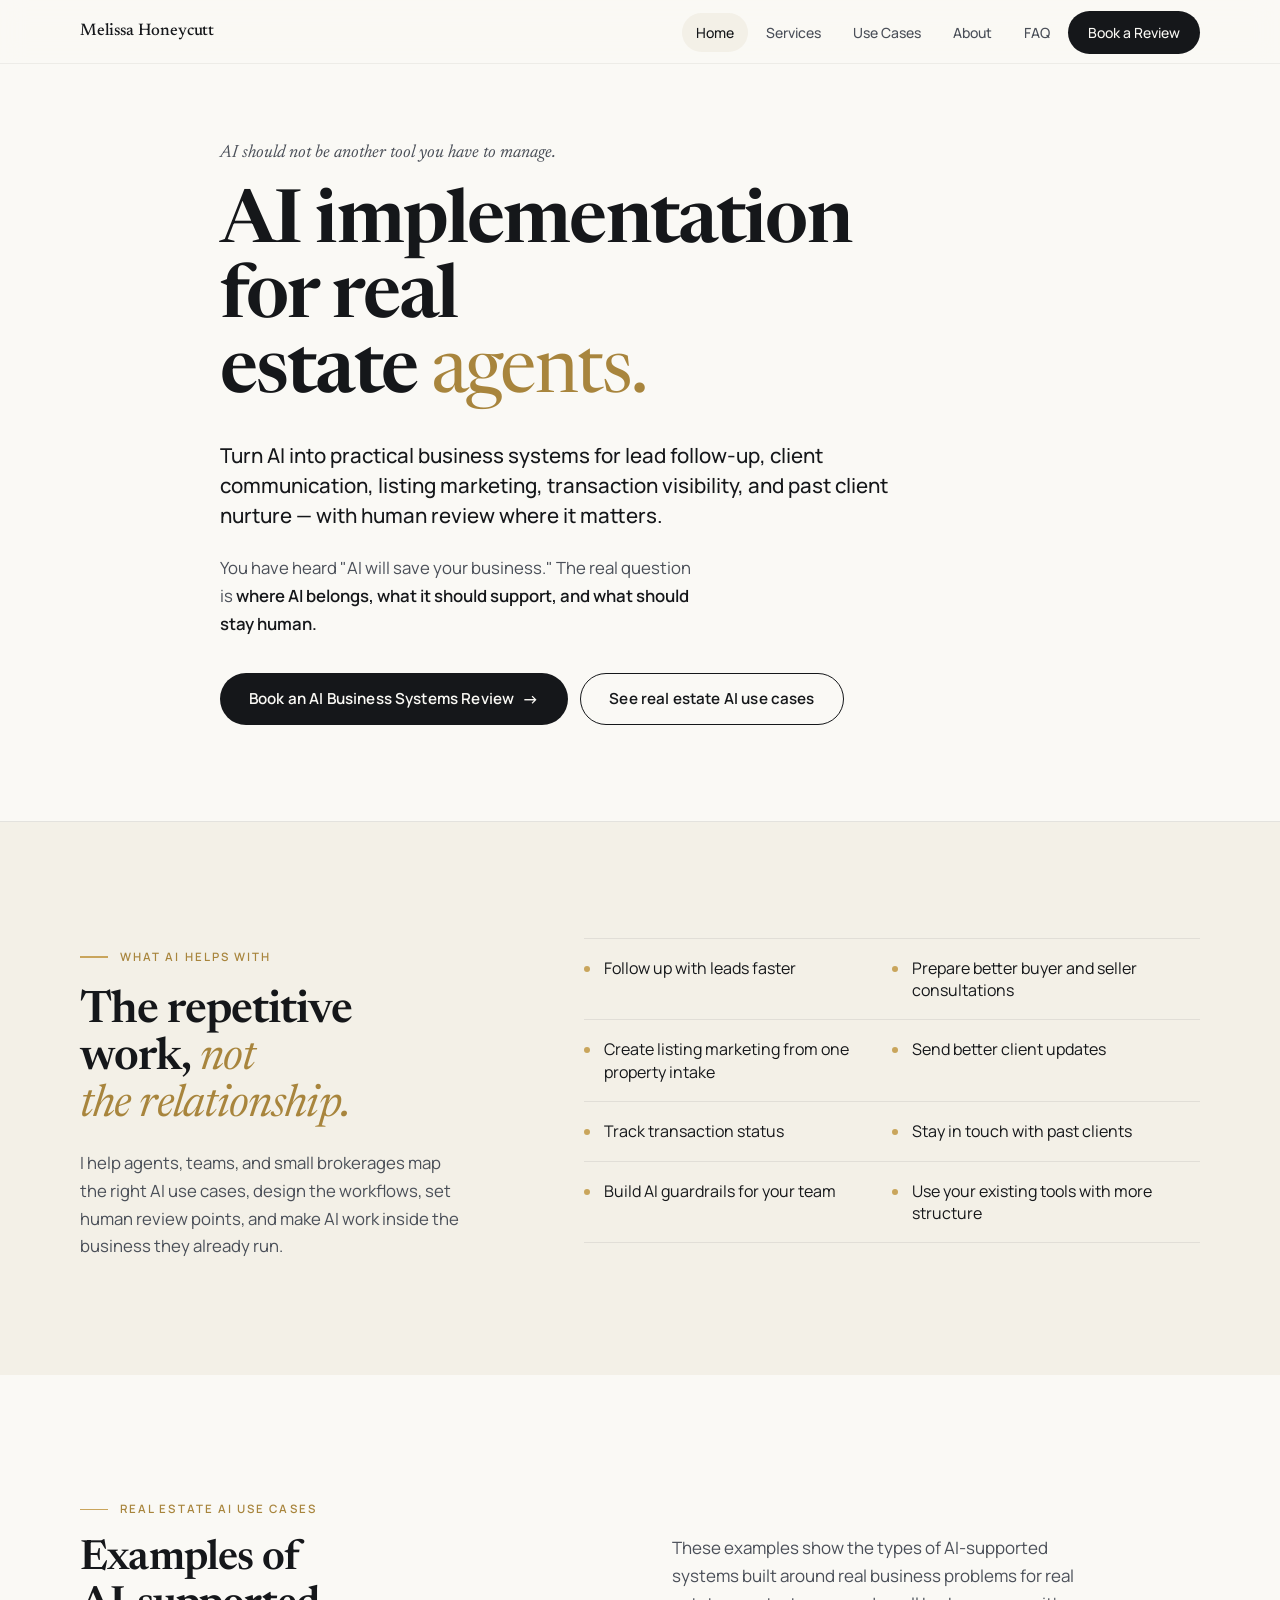
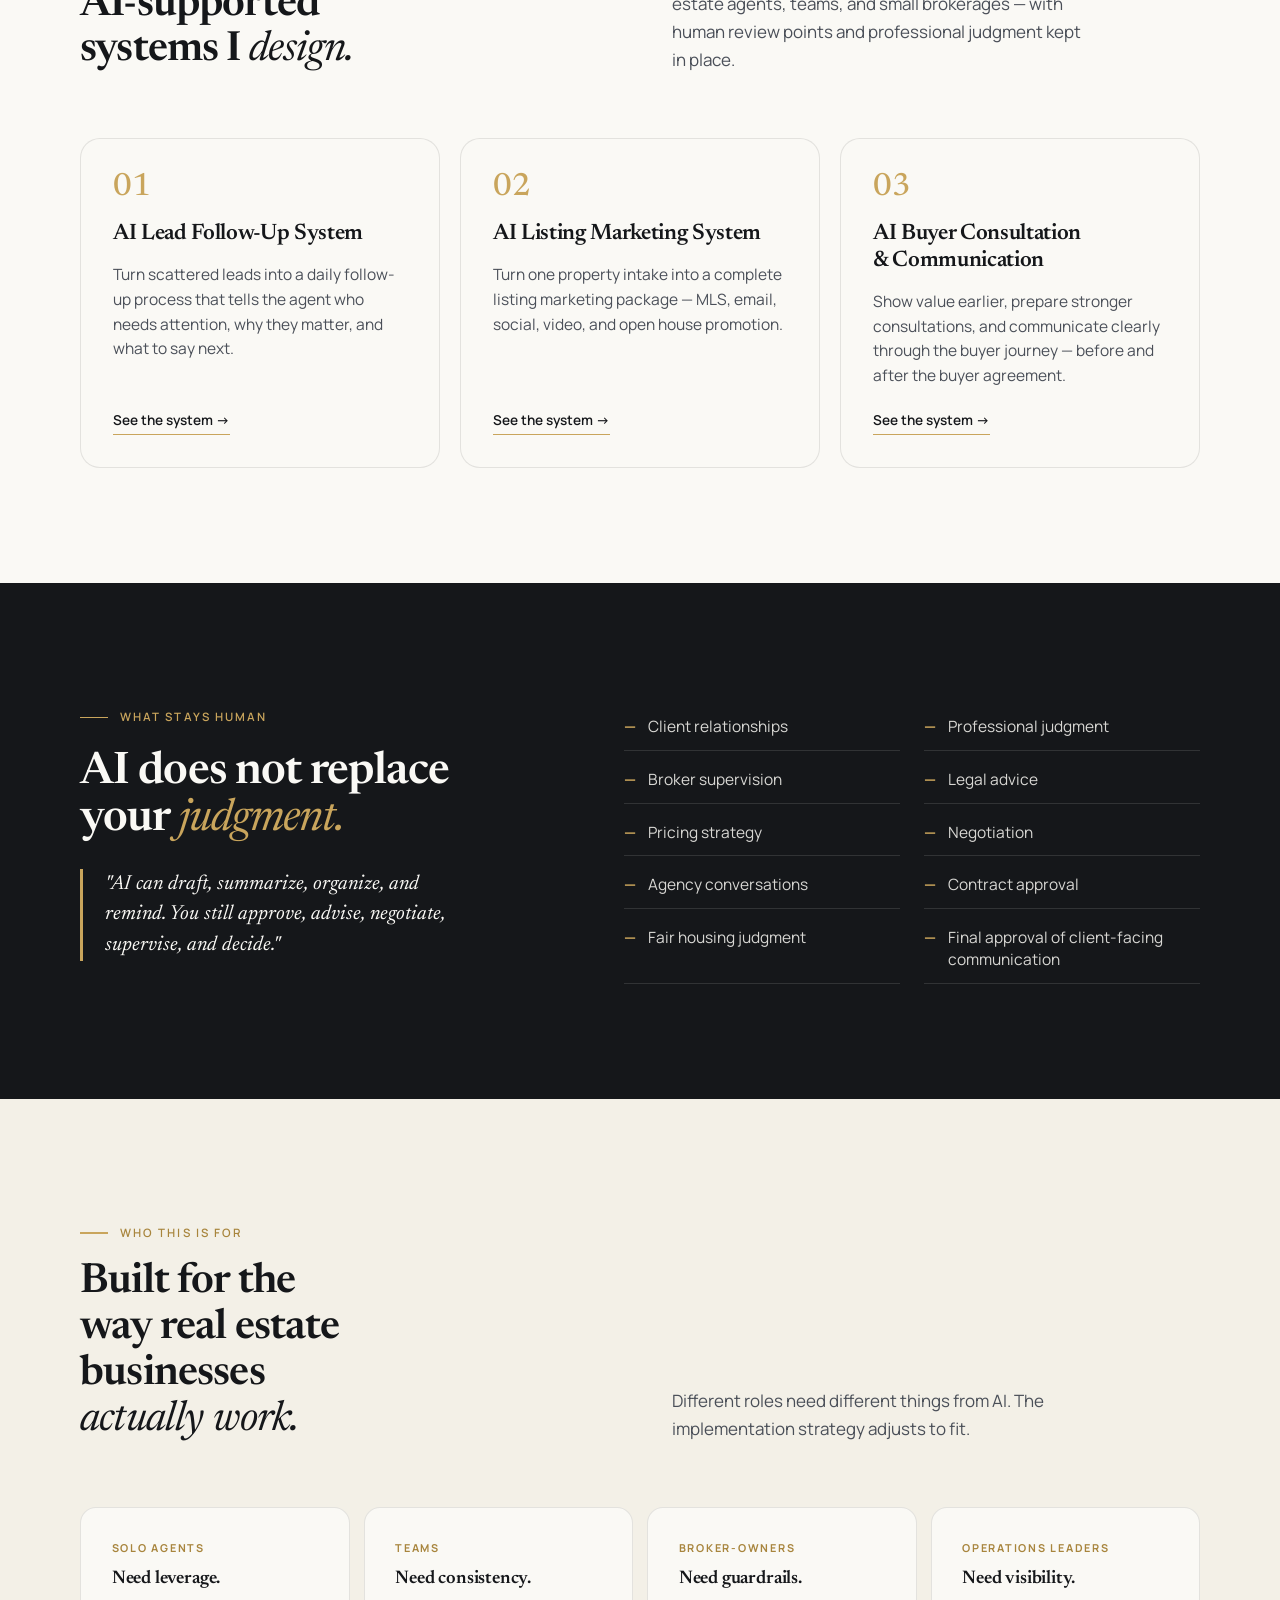
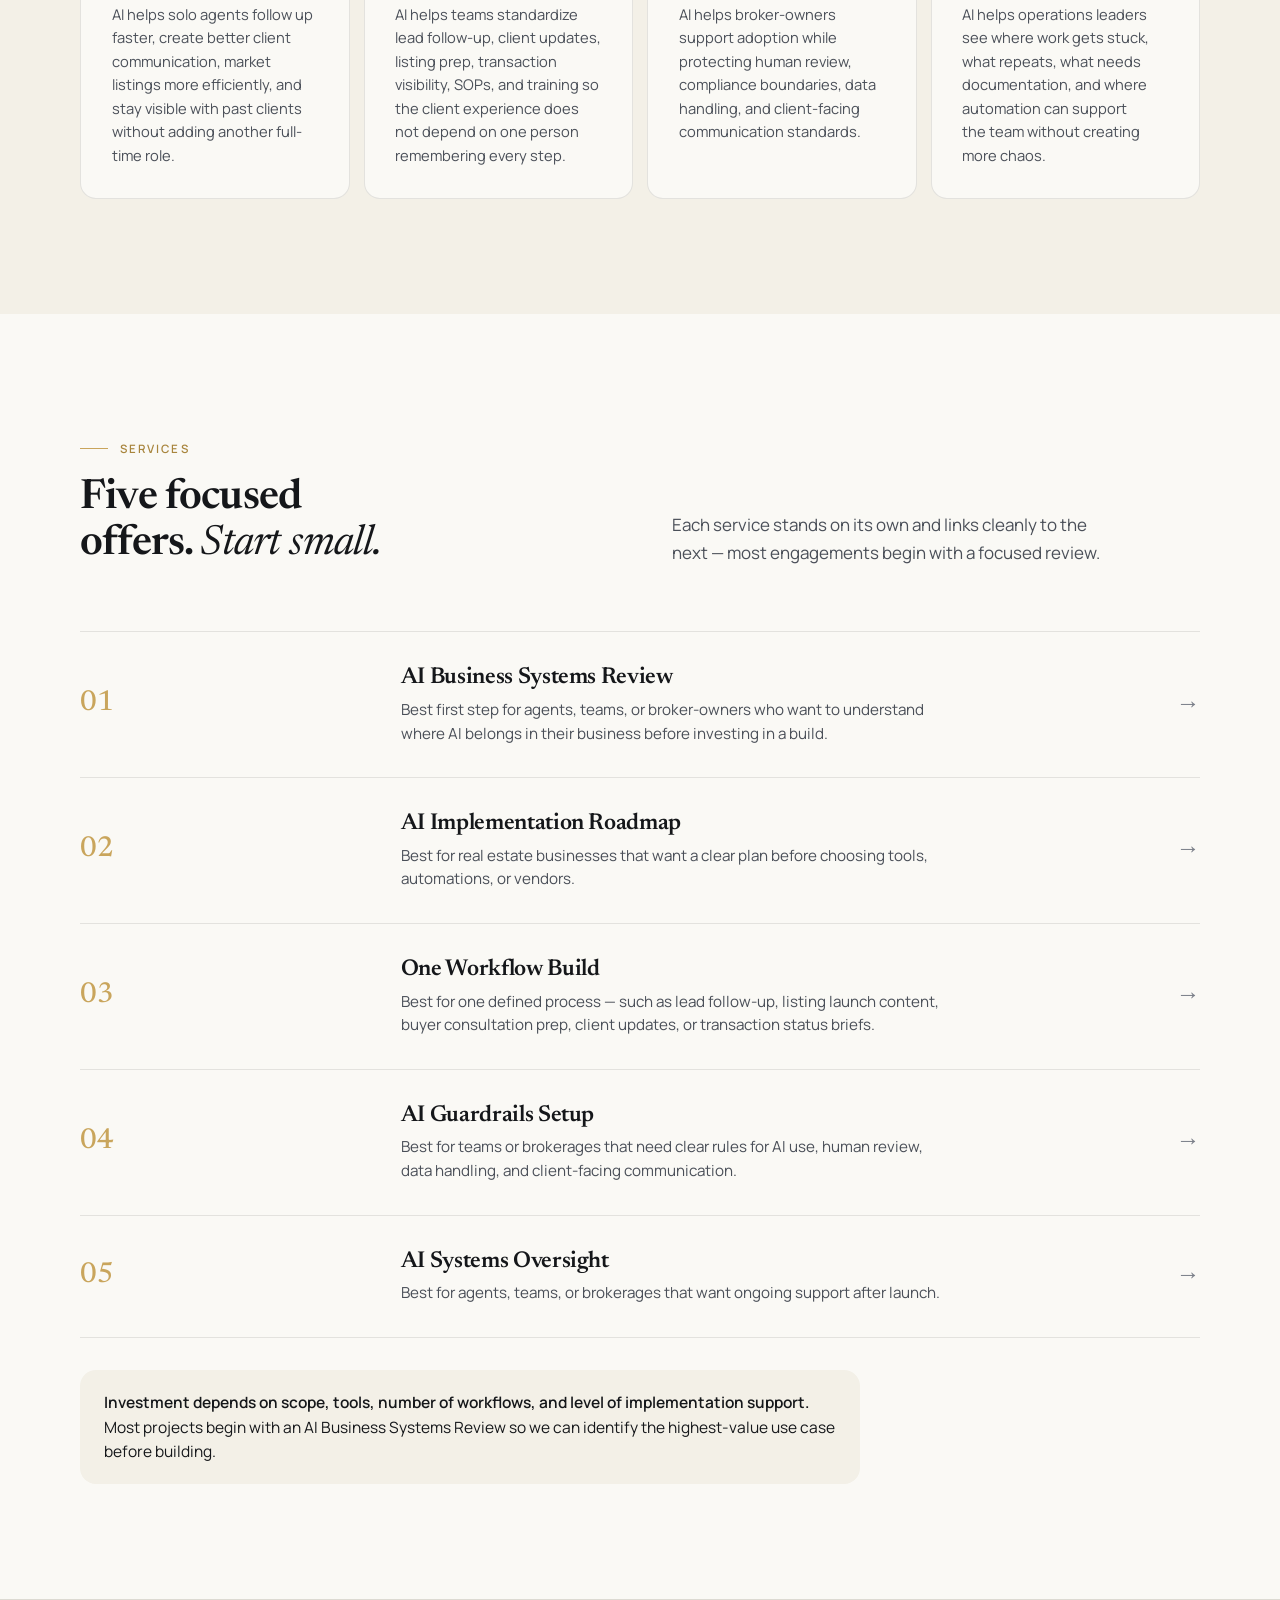
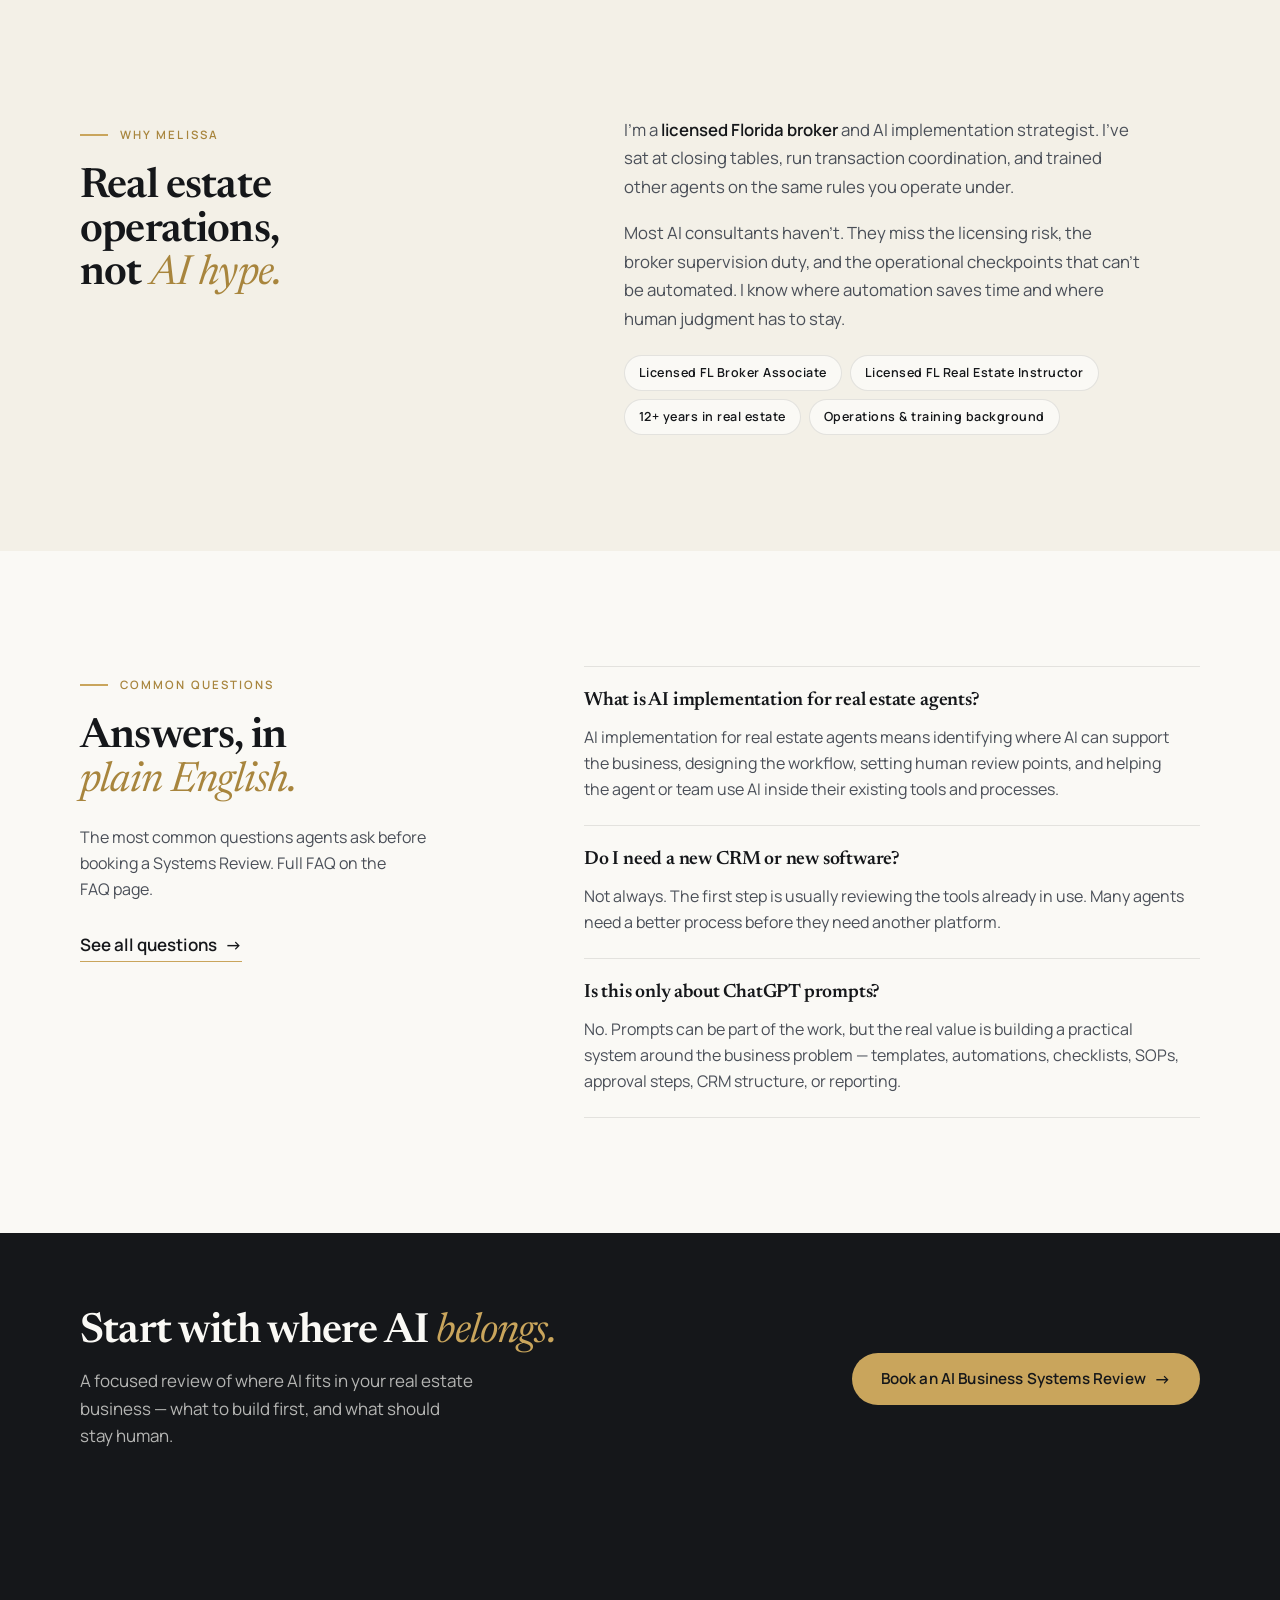
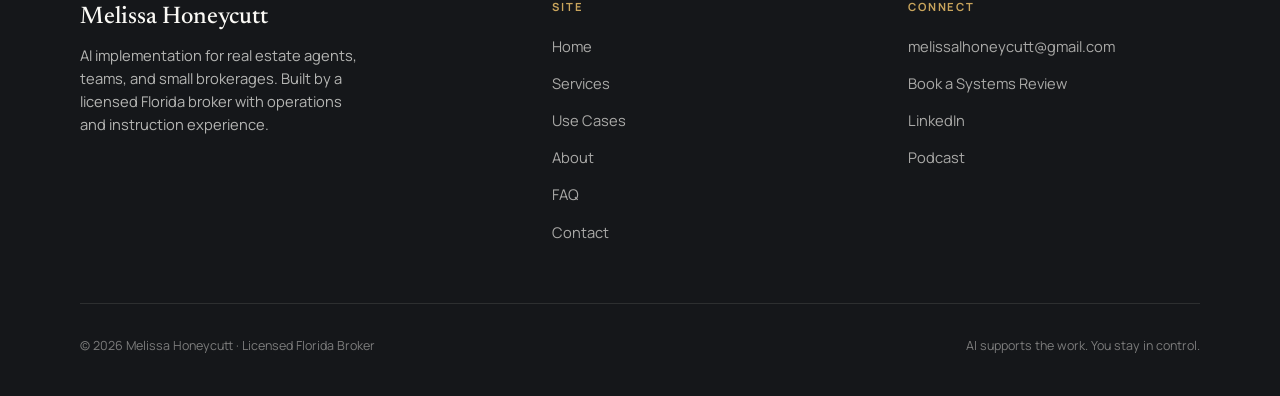
<file: index.html>
<!DOCTYPE html>
<html lang="en">
<head>
<meta charset="UTF-8">
<meta name="viewport" content="width=device-width, initial-scale=1.0">
<title>AI Implementation for Real Estate Agents | Melissa Honeycutt</title>
<meta name="description" content="Turn AI into practical business systems for lead follow-up, client communication, listing marketing, transaction visibility, and past client nurture — with human review where it matters.">
<link rel="canonical" href="https://melissahoneycutt.com/">

<meta property="og:type" content="website">
<meta property="og:site_name" content="Melissa Honeycutt">
<meta property="og:title" content="AI Implementation for Real Estate Agents | Melissa Honeycutt">
<meta property="og:description" content="AI built into the business you already run. Licensed Florida broker designing practical AI systems for agents, teams, and small brokerages.">
<meta property="og:url" content="https://melissahoneycutt.com/">
<meta property="og:image" content="https://melissahoneycutt.com/assets/images/melissa-honeycutt.png">
<meta property="og:image:alt" content="Portrait of Melissa Honeycutt, licensed Florida broker and AI implementation strategist">
<meta name="twitter:card" content="summary_large_image">
<meta name="twitter:title" content="AI Implementation for Real Estate Agents | Melissa Honeycutt">
<meta name="twitter:description" content="AI built into the business you already run. Licensed Florida broker designing practical AI systems for agents, teams, and small brokerages.">
<meta name="twitter:image" content="https://melissahoneycutt.com/assets/images/melissa-honeycutt.png">

<link rel="preconnect" href="https://fonts.googleapis.com">
<link rel="preconnect" href="https://fonts.gstatic.com" crossorigin>
<link href="https://fonts.googleapis.com/css2?family=Newsreader:ital,opsz,wght@0,6..72,400;0,6..72,500;0,6..72,600;0,6..72,700;1,6..72,400;1,6..72,500&family=Manrope:wght@400;500;600;700&display=swap" rel="stylesheet">
<link rel="stylesheet" href="styles.css">

<!-- JSON-LD: Person + ProfessionalService + Service x5 -->
<script type="application/ld+json">
{
  "@context": "https://schema.org",
  "@graph": [
    {
      "@type": "Person",
      "@id": "https://melissahoneycutt.com/#person",
      "name": "Melissa Honeycutt",
      "jobTitle": "AI Implementation Strategist, Licensed Florida Broker",
      "url": "https://melissahoneycutt.com",
      "description": "Melissa Honeycutt is a licensed Florida broker and AI implementation strategist for real estate businesses. She helps real estate agents, teams, and small brokerages use AI for lead follow-up, client communication, listing marketing, transaction visibility, past client nurture, business intelligence, SOPs, and compliance-aware guardrails.",
      "knowsAbout": [
        "AI implementation for real estate agents",
        "AI lead follow-up",
        "AI listing marketing",
        "AI client communication",
        "AI guardrails for real estate",
        "Real estate broker supervision",
        "AI SOPs for real estate teams"
      ]
    },
    {
      "@type": "ProfessionalService",
      "@id": "https://melissahoneycutt.com/#service",
      "name": "Melissa Honeycutt AI Implementation",
      "description": "AI implementation for real estate agents, teams, and small brokerages. Practical business systems for leads, clients, listings, closings, and referrals — with human review where it matters.",
      "url": "https://melissahoneycutt.com",
      "founder": { "@id": "https://melissahoneycutt.com/#person" },
      "areaServed": "United States",
      "hasOfferCatalog": {
        "@type": "OfferCatalog",
        "name": "AI Implementation Services for Real Estate",
        "itemListElement": [
          { "@type": "Offer", "name": "AI Business Systems Review", "description": "A focused review of where AI can help inside a real estate business." },
          { "@type": "Offer", "name": "AI Implementation Roadmap", "description": "A clear plan for what to build, what to automate, what to keep human, and what to do first." },
          { "@type": "Offer", "name": "One Workflow Build", "description": "A focused build around one specific real estate business process." },
          { "@type": "Offer", "name": "AI Guardrails Setup", "description": "Practical rules for how agents, teams, or brokerages use AI without losing human review or compliance awareness." },
          { "@type": "Offer", "name": "AI Systems Oversight", "description": "Ongoing support after an AI workflow or system is launched." }
        ]
      }
    }
  ]
}
</script>

<style>
  /* ── Home V2 ─────────────────────────────────────────────────── */
  .hero {
    padding-top: clamp(3rem, 6vw, 5rem);
    padding-bottom: clamp(4rem, 8vw, 6rem);
    border-bottom: 1px solid var(--border);
  }
  .hero-inner { max-width: 920px; }
  .hero .pre {
    font-family: 'Newsreader', serif;
    font-style: italic;
    font-size: clamp(1.05rem, 1.4vw, 1.2rem);
    color: var(--ink-soft);
    margin-bottom: 22px;
    max-width: 36ch;
    line-height: 1.4;
  }
  .hero h1 {
    font-size: clamp(2.6rem, 6vw, 4.6rem);
    line-height: 1.02;
    letter-spacing: -0.025em;
    margin-bottom: 28px;
    max-width: 14ch;
  }
  .hero h1 em { color: var(--gold-deep); font-style: normal; }
  .hero-sub {
    font-size: clamp(1.15rem, 1.6vw, 1.35rem);
    color: var(--ink);
    line-height: 1.45;
    margin-bottom: 24px;
    max-width: 52ch;
    font-weight: 500;
  }
  .hero-edit {
    font-size: 1.05rem;
    color: var(--ink-soft);
    line-height: 1.65;
    margin-bottom: 36px;
    max-width: 52ch;
  }
  .hero-edit strong { color: var(--ink); }
  .hero-cta-row {
    display: flex;
    gap: 12px;
    flex-wrap: wrap;
  }

  /* What AI helps with */
  .helps { background: var(--cream-warm); }
  .helps-grid {
    display: grid;
    grid-template-columns: 1fr 1.4fr;
    gap: clamp(2rem, 5vw, 4rem);
    align-items: start;
  }
  .helps h2 {
    font-size: clamp(2rem, 3.6vw, 2.8rem);
    line-height: 1.05;
    max-width: 14ch;
  }
  .helps h2 em { color: var(--gold-deep); }
  .helps-intro {
    font-size: 1.05rem;
    color: var(--ink-soft);
    line-height: 1.65;
    margin-top: 20px;
    max-width: 38ch;
  }
  .helps-list {
    display: grid;
    grid-template-columns: 1fr 1fr;
    gap: 0;
    border-top: 1px solid rgba(21,23,26,0.08);
  }
  .helps-list li {
    padding: 18px 0;
    font-size: 1rem;
    color: var(--ink);
    line-height: 1.4;
    border-bottom: 1px solid rgba(21,23,26,0.08);
    display: flex;
    gap: 14px;
    align-items: flex-start;
    padding-right: 16px;
  }
  .helps-list li::before {
    content: '';
    width: 6px;
    height: 6px;
    border-radius: 50%;
    background: var(--gold);
    margin-top: 9px;
    flex-shrink: 0;
  }
  @media (max-width: 820px) {
    .helps-grid { grid-template-columns: 1fr; }
    .helps-list { grid-template-columns: 1fr; }
  }

  /* Use Cases preview */
  .uc { background: var(--cream); }
  .uc-grid {
    display: grid;
    grid-template-columns: repeat(3, 1fr);
    gap: 20px;
  }
  .uc-card {
    background: var(--cream);
    border: 1px solid var(--border);
    border-radius: 20px;
    padding: clamp(1.75rem, 2.5vw, 2.25rem);
    display: flex;
    flex-direction: column;
    transition: border-color 0.15s, transform 0.15s;
    text-decoration: none;
    color: inherit;
  }
  .uc-card:hover { border-color: var(--ink); transform: translateY(-2px); }
  .uc-num {
    font-family: 'Newsreader', serif;
    font-size: 2rem;
    color: var(--gold);
    line-height: 1;
    margin-bottom: 18px;
    font-weight: 500;
  }
  .uc-card h3 {
    font-family: 'Newsreader', serif;
    font-size: 1.4rem;
    font-weight: 600;
    line-height: 1.2;
    letter-spacing: -0.015em;
    margin-bottom: 14px;
    color: var(--ink);
  }
  .uc-card p {
    font-size: 0.97rem;
    color: var(--ink-soft);
    line-height: 1.6;
    margin-bottom: 22px;
    flex-grow: 1;
  }
  .uc-card .more {
    font-size: 0.85rem;
    font-weight: 600;
    color: var(--ink);
    border-bottom: 1.5px solid var(--gold);
    padding-bottom: 2px;
    align-self: flex-start;
    transition: border-color 0.15s;
  }
  .uc-card:hover .more { border-color: var(--ink); }
  @media (max-width: 820px) { .uc-grid { grid-template-columns: 1fr; } }

  /* What Stays Human */
  .stays { background: var(--ink); color: var(--cream); }
  .stays .eyebrow { color: var(--gold); }
  .stays .eyebrow::before { background: var(--gold); }
  .stays-grid {
    display: grid;
    grid-template-columns: 1fr 1.2fr;
    gap: clamp(2rem, 5vw, 4rem);
    align-items: start;
  }
  .stays h2 {
    color: var(--cream);
    font-size: clamp(2rem, 3.6vw, 2.8rem);
    line-height: 1.05;
    max-width: 14ch;
  }
  .stays h2 em { color: var(--gold); }
  .stays-pull {
    font-family: 'Newsreader', serif;
    font-size: clamp(1.15rem, 1.6vw, 1.35rem);
    line-height: 1.5;
    color: var(--cream);
    border-left: 3px solid var(--gold);
    padding-left: 22px;
    margin-top: 26px;
    max-width: 36ch;
    font-style: italic;
  }
  .stays-list {
    display: grid;
    grid-template-columns: 1fr 1fr;
    gap: 6px 24px;
    margin-top: 6px;
  }
  .stays-list li {
    padding: 12px 0;
    font-size: 0.97rem;
    color: rgba(250,249,245,0.85);
    line-height: 1.4;
    border-bottom: 1px solid rgba(250,249,245,0.12);
    display: flex;
    gap: 12px;
    align-items: flex-start;
  }
  .stays-list li::before {
    content: '—';
    color: var(--gold);
    font-weight: 700;
    flex-shrink: 0;
  }
  @media (max-width: 820px) {
    .stays-grid { grid-template-columns: 1fr; }
    .stays-list { grid-template-columns: 1fr; }
  }

  /* Audience cards */
  .aud { background: var(--cream-warm); }
  .aud-grid {
    display: grid;
    grid-template-columns: repeat(4, 1fr);
    gap: 14px;
  }
  .aud-card {
    background: var(--cream);
    border-radius: 16px;
    padding: clamp(1.5rem, 2.4vw, 2rem);
    border: 1px solid var(--border);
  }
  .aud-eyebrow {
    font-size: 0.68rem;
    font-weight: 700;
    letter-spacing: 0.16em;
    text-transform: uppercase;
    color: var(--gold-deep);
    margin-bottom: 12px;
  }
  .aud-card h3 {
    font-family: 'Newsreader', serif;
    font-size: 1.15rem;
    font-weight: 600;
    line-height: 1.2;
    margin-bottom: 12px;
    color: var(--ink);
    letter-spacing: -0.01em;
  }
  .aud-card p {
    font-size: 0.92rem;
    color: var(--ink-soft);
    line-height: 1.6;
  }
  @media (max-width: 980px) { .aud-grid { grid-template-columns: 1fr 1fr; } }
  @media (max-width: 480px) { .aud-grid { grid-template-columns: 1fr; } }

  /* Services preview */
  .svp { background: var(--cream); }
  .svp-list {
    border-top: 1px solid var(--border);
  }
  .svp-item {
    display: grid;
    grid-template-columns: 0.6fr 1.6fr auto;
    gap: clamp(1.5rem, 4vw, 3rem);
    padding: clamp(1.5rem, 2.5vw, 2rem) 0;
    border-bottom: 1px solid var(--border);
    align-items: center;
  }
  .svp-num {
    font-family: 'Newsreader', serif;
    font-size: 1.8rem;
    color: var(--gold);
    line-height: 1;
    font-weight: 500;
  }
  .svp-name {
    font-family: 'Newsreader', serif;
    font-size: clamp(1.25rem, 1.8vw, 1.55rem);
    font-weight: 600;
    line-height: 1.2;
    color: var(--ink);
    letter-spacing: -0.015em;
    margin-bottom: 6px;
  }
  .svp-best {
    font-size: 0.95rem;
    color: var(--ink-soft);
    line-height: 1.55;
    max-width: 60ch;
  }
  .svp-arrow {
    font-family: 'Newsreader', serif;
    font-size: 1.5rem;
    color: var(--ink-mute);
    transition: transform 0.15s, color 0.15s;
  }
  .svp-item:hover .svp-arrow { color: var(--ink); transform: translateX(4px); }
  .svp-investment {
    margin-top: 32px;
    background: var(--cream-warm);
    border-radius: 16px;
    padding: 20px 24px;
    font-size: 0.97rem;
    color: var(--ink);
    line-height: 1.6;
    max-width: 780px;
  }
  .svp-investment strong { font-weight: 600; }
  @media (max-width: 720px) {
    .svp-item { grid-template-columns: auto 1fr; gap: 1rem; }
    .svp-arrow { display: none; }
  }

  /* Why Melissa */
  .why { background: var(--cream-warm); border-top: 1px solid var(--border); }
  .why-grid {
    display: grid;
    grid-template-columns: 1fr 1.2fr;
    gap: clamp(2rem, 5vw, 4rem);
    align-items: start;
  }
  .why h2 {
    font-size: clamp(2rem, 3.6vw, 2.6rem);
    line-height: 1.05;
    max-width: 14ch;
  }
  .why h2 em { color: var(--gold-deep); }
  .why-body p {
    font-size: 1.05rem;
    color: var(--ink-soft);
    line-height: 1.7;
    margin-bottom: 18px;
    max-width: 52ch;
  }
  .why-body strong { color: var(--ink); }
  .why-creds {
    margin-top: 22px;
    display: flex;
    flex-wrap: wrap;
    gap: 8px;
  }
  .why-creds span {
    font-size: 0.78rem;
    font-weight: 600;
    letter-spacing: 0.04em;
    background: var(--cream);
    padding: 7px 14px;
    border-radius: 999px;
    border: 1px solid var(--border);
    color: var(--ink);
  }
  @media (max-width: 820px) { .why-grid { grid-template-columns: 1fr; } }

  /* FAQ preview */
  .faqp { background: var(--cream); }
  .faqp-grid {
    display: grid;
    grid-template-columns: 1fr 1.4fr;
    gap: clamp(2rem, 5vw, 4rem);
    align-items: start;
  }
  .faqp h2 {
    font-size: clamp(2rem, 3.6vw, 2.6rem);
    line-height: 1.05;
    max-width: 14ch;
  }
  .faqp h2 em { color: var(--gold-deep); }
  .faqp-intro p {
    font-size: 1rem;
    color: var(--ink-soft);
    margin-top: 20px;
    line-height: 1.65;
    max-width: 38ch;
  }
  .faqp-list { border-top: 1px solid var(--border); }
  .faqp-item {
    padding: 22px 0;
    border-bottom: 1px solid var(--border);
  }
  .faqp-q {
    font-family: 'Newsreader', serif;
    font-size: 1.2rem;
    font-weight: 600;
    line-height: 1.3;
    color: var(--ink);
    letter-spacing: -0.01em;
    margin-bottom: 10px;
  }
  .faqp-a {
    font-size: 1rem;
    color: var(--ink-soft);
    line-height: 1.65;
    max-width: 60ch;
  }
  .faqp-more {
    margin-top: 28px;
    display: inline-flex;
    align-items: center;
    gap: 8px;
    font-weight: 600;
    color: var(--ink);
    border-bottom: 1.5px solid var(--gold);
    padding-bottom: 3px;
  }
  @media (max-width: 820px) { .faqp-grid { grid-template-columns: 1fr; } }

  /* Final CTA */
  .cta-strip { background: var(--ink); color: var(--cream); padding: clamp(3rem, 6vw, 5rem) 0; }
  .cta-strip-inner {
    display: grid;
    grid-template-columns: 1.4fr auto;
    gap: 2rem;
    align-items: center;
  }
  .cta-strip h2 { color: var(--cream); font-size: clamp(1.8rem, 3.4vw, 2.6rem); max-width: 22ch; }
  .cta-strip h2 em { color: var(--gold); }
  .cta-strip p { color: rgba(250,249,245,0.7); max-width: 44ch; margin-top: 12px; }
  @media (max-width: 720px) { .cta-strip-inner { grid-template-columns: 1fr; } }
</style>
</head>
<body>

<a href="#main" class="skip-link">Skip to content</a>

<header class="nav" id="nav">
  <div class="nav-inner">
    <a href="/" class="nav-brand">Melissa Honeycutt</a>
    <nav aria-label="Primary">
      <ul class="nav-links">
        <li><a href="/" aria-current="page">Home</a></li>
        <li><a href="services.html">Services</a></li>
        <li><a href="use-cases.html">Use Cases</a></li>
        <li><a href="about.html">About</a></li>
        <li><a href="faq.html">FAQ</a></li>
        <li><a href="contact.html" class="nav-cta">Book a Review</a></li>
      </ul>
    </nav>
    <button class="nav-toggle" aria-label="Menu" aria-expanded="false" onclick="document.getElementById('nav').classList.toggle('open'); this.setAttribute('aria-expanded', document.getElementById('nav').classList.contains('open'))">Menu</button>
  </div>
</header>

<main id="main">

<!-- HERO ────────────────────────────────────────────────────────── -->
<section class="hero">
  <div class="wrap hero-inner">
    <p class="pre">AI should not be another tool you have to manage.</p>
    <h1>AI implementation for real estate <em>agents.</em></h1>
    <p class="hero-sub">Turn AI into practical business systems for lead follow-up, client communication, listing marketing, transaction visibility, and past client nurture — with human review where it matters.</p>
    <p class="hero-edit">You have heard "AI will save your business." The real question is <strong>where AI belongs, what it should support, and what should stay human.</strong></p>
    <div class="hero-cta-row">
      <a href="contact.html" class="btn btn-primary">Book an AI Business Systems Review <span class="arrow">→</span></a>
      <a href="use-cases.html" class="btn btn-secondary">See real estate AI use cases</a>
    </div>
  </div>
</section>

<!-- WHAT AI HELPS WITH ──────────────────────────────────────────── -->
<section class="helps">
  <div class="wrap helps-grid">
    <div>
      <div class="eyebrow" style="margin-bottom: 22px;">What AI helps with</div>
      <h2>The repetitive work, <em>not the relationship.</em></h2>
      <p class="helps-intro">I help agents, teams, and small brokerages map the right AI use cases, design the workflows, set human review points, and make AI work inside the business they already run.</p>
    </div>
    <ul class="helps-list">
      <li>Follow up with leads faster</li>
      <li>Prepare better buyer and seller consultations</li>
      <li>Create listing marketing from one property intake</li>
      <li>Send better client updates</li>
      <li>Track transaction status</li>
      <li>Stay in touch with past clients</li>
      <li>Build AI guardrails for your team</li>
      <li>Use your existing tools with more structure</li>
    </ul>
  </div>
</section>

<!-- USE CASES PREVIEW ───────────────────────────────────────────── -->
<section class="uc">
  <div class="wrap">
    <div class="section-head">
      <div class="head-l">
        <div class="eyebrow">Real estate AI use cases</div>
        <h2>Examples of AI-supported systems I <em>design.</em></h2>
      </div>
      <div class="head-r">
        <p>These examples show the types of AI-supported systems built around real business problems for real estate agents, teams, and small brokerages — with human review points and professional judgment kept in place.</p>
      </div>
    </div>

    <div class="uc-grid">
      <a class="uc-card" href="use-cases.html#lead-follow-up">
        <div class="uc-num">01</div>
        <h3>AI Lead Follow-Up System</h3>
        <p>Turn scattered leads into a daily follow-up process that tells the agent who needs attention, why they matter, and what to say next.</p>
        <span class="more">See the system →</span>
      </a>
      <a class="uc-card" href="use-cases.html#listing-marketing">
        <div class="uc-num">02</div>
        <h3>AI Listing Marketing System</h3>
        <p>Turn one property intake into a complete listing marketing package — MLS, email, social, video, and open house promotion.</p>
        <span class="more">See the system →</span>
      </a>
      <a class="uc-card" href="use-cases.html#buyer-consultation">
        <div class="uc-num">03</div>
        <h3>AI Buyer Consultation &amp; Communication</h3>
        <p>Show value earlier, prepare stronger consultations, and communicate clearly through the buyer journey — before and after the buyer agreement.</p>
        <span class="more">See the system →</span>
      </a>
    </div>
  </div>
</section>

<!-- WHAT STAYS HUMAN ────────────────────────────────────────────── -->
<section class="stays">
  <div class="wrap stays-grid">
    <div>
      <div class="eyebrow" style="margin-bottom: 22px;">What stays human</div>
      <h2>AI does not replace your <em>judgment.</em></h2>
      <blockquote class="stays-pull">"AI can draft, summarize, organize, and remind. You still approve, advise, negotiate, supervise, and decide."</blockquote>
    </div>
    <ul class="stays-list" aria-label="Things AI does not replace">
      <li>Client relationships</li>
      <li>Professional judgment</li>
      <li>Broker supervision</li>
      <li>Legal advice</li>
      <li>Pricing strategy</li>
      <li>Negotiation</li>
      <li>Agency conversations</li>
      <li>Contract approval</li>
      <li>Fair housing judgment</li>
      <li>Final approval of client-facing communication</li>
    </ul>
  </div>
</section>

<!-- AUDIENCE CARDS ──────────────────────────────────────────────── -->
<section class="aud">
  <div class="wrap">
    <div class="section-head">
      <div class="head-l">
        <div class="eyebrow">Who this is for</div>
        <h2>Built for the way real estate businesses <em>actually work.</em></h2>
      </div>
      <div class="head-r">
        <p>Different roles need different things from AI. The implementation strategy adjusts to fit.</p>
      </div>
    </div>
    <div class="aud-grid">
      <div class="aud-card">
        <div class="aud-eyebrow">Solo agents</div>
        <h3>Need leverage.</h3>
        <p>AI helps solo agents follow up faster, create better client communication, market listings more efficiently, and stay visible with past clients without adding another full-time role.</p>
      </div>
      <div class="aud-card">
        <div class="aud-eyebrow">Teams</div>
        <h3>Need consistency.</h3>
        <p>AI helps teams standardize lead follow-up, client updates, listing prep, transaction visibility, SOPs, and training so the client experience does not depend on one person remembering every step.</p>
      </div>
      <div class="aud-card">
        <div class="aud-eyebrow">Broker-owners</div>
        <h3>Need guardrails.</h3>
        <p>AI helps broker-owners support adoption while protecting human review, compliance boundaries, data handling, and client-facing communication standards.</p>
      </div>
      <div class="aud-card">
        <div class="aud-eyebrow">Operations leaders</div>
        <h3>Need visibility.</h3>
        <p>AI helps operations leaders see where work gets stuck, what repeats, what needs documentation, and where automation can support the team without creating more chaos.</p>
      </div>
    </div>
  </div>
</section>

<!-- SERVICES PREVIEW ────────────────────────────────────────────── -->
<section class="svp">
  <div class="wrap">
    <div class="section-head">
      <div class="head-l">
        <div class="eyebrow">Services</div>
        <h2>Five focused offers. <em>Start small.</em></h2>
      </div>
      <div class="head-r">
        <p>Each service stands on its own and links cleanly to the next — most engagements begin with a focused review.</p>
      </div>
    </div>

    <div class="svp-list">
      <a class="svp-item" href="services.html#review">
        <div class="svp-num">01</div>
        <div>
          <div class="svp-name">AI Business Systems Review</div>
          <p class="svp-best">Best first step for agents, teams, or broker-owners who want to understand where AI belongs in their business before investing in a build.</p>
        </div>
        <span class="svp-arrow" aria-hidden="true">→</span>
      </a>
      <a class="svp-item" href="services.html#roadmap">
        <div class="svp-num">02</div>
        <div>
          <div class="svp-name">AI Implementation Roadmap</div>
          <p class="svp-best">Best for real estate businesses that want a clear plan before choosing tools, automations, or vendors.</p>
        </div>
        <span class="svp-arrow" aria-hidden="true">→</span>
      </a>
      <a class="svp-item" href="services.html#workflow">
        <div class="svp-num">03</div>
        <div>
          <div class="svp-name">One Workflow Build</div>
          <p class="svp-best">Best for one defined process — such as lead follow-up, listing launch content, buyer consultation prep, client updates, or transaction status briefs.</p>
        </div>
        <span class="svp-arrow" aria-hidden="true">→</span>
      </a>
      <a class="svp-item" href="services.html#guardrails">
        <div class="svp-num">04</div>
        <div>
          <div class="svp-name">AI Guardrails Setup</div>
          <p class="svp-best">Best for teams or brokerages that need clear rules for AI use, human review, data handling, and client-facing communication.</p>
        </div>
        <span class="svp-arrow" aria-hidden="true">→</span>
      </a>
      <a class="svp-item" href="services.html#oversight">
        <div class="svp-num">05</div>
        <div>
          <div class="svp-name">AI Systems Oversight</div>
          <p class="svp-best">Best for agents, teams, or brokerages that want ongoing support after launch.</p>
        </div>
        <span class="svp-arrow" aria-hidden="true">→</span>
      </a>
    </div>

    <div class="svp-investment">
      <strong>Investment depends on scope, tools, number of workflows, and level of implementation support.</strong> Most projects begin with an AI Business Systems Review so we can identify the highest-value use case before building.
    </div>
  </div>
</section>

<!-- WHY MELISSA ─────────────────────────────────────────────────── -->
<section class="why">
  <div class="wrap why-grid">
    <div>
      <div class="eyebrow" style="margin-bottom: 22px;">Why Melissa</div>
      <h2>Real estate operations, not <em>AI hype.</em></h2>
    </div>
    <div class="why-body">
      <p>I'm a <strong>licensed Florida broker</strong> and AI implementation strategist. I've sat at closing tables, run transaction coordination, and trained other agents on the same rules you operate under.</p>
      <p>Most AI consultants haven't. They miss the licensing risk, the broker supervision duty, and the operational checkpoints that can't be automated. I know where automation saves time and where human judgment has to stay.</p>
      <div class="why-creds">
        <span>Licensed FL Broker Associate</span>
        <span>Licensed FL Real Estate Instructor</span>
        <span>12+ years in real estate</span>
        <span>Operations &amp; training background</span>
      </div>
    </div>
  </div>
</section>

<!-- FAQ PREVIEW ─────────────────────────────────────────────────── -->
<section class="faqp">
  <div class="wrap faqp-grid">
    <div class="faqp-intro">
      <div class="eyebrow" style="margin-bottom: 22px;">Common questions</div>
      <h2>Answers, in <em>plain English.</em></h2>
      <p>The most common questions agents ask before booking a Systems Review. Full FAQ on the FAQ page.</p>
      <a href="faq.html" class="faqp-more">See all questions <span class="arrow">→</span></a>
    </div>
    <div class="faqp-list">
      <div class="faqp-item">
        <div class="faqp-q">What is AI implementation for real estate agents?</div>
        <p class="faqp-a">AI implementation for real estate agents means identifying where AI can support the business, designing the workflow, setting human review points, and helping the agent or team use AI inside their existing tools and processes.</p>
      </div>
      <div class="faqp-item">
        <div class="faqp-q">Do I need a new CRM or new software?</div>
        <p class="faqp-a">Not always. The first step is usually reviewing the tools already in use. Many agents need a better process before they need another platform.</p>
      </div>
      <div class="faqp-item">
        <div class="faqp-q">Is this only about ChatGPT prompts?</div>
        <p class="faqp-a">No. Prompts can be part of the work, but the real value is building a practical system around the business problem — templates, automations, checklists, SOPs, approval steps, CRM structure, or reporting.</p>
      </div>
    </div>
  </div>
</section>

<!-- FINAL CTA ───────────────────────────────────────────────────── -->
<section class="cta-strip">
  <div class="wrap cta-strip-inner">
    <div>
      <h2>Start with where AI <em>belongs.</em></h2>
      <p>A focused review of where AI fits in your real estate business — what to build first, and what should stay human.</p>
    </div>
    <a href="contact.html" class="btn btn-gold">Book an AI Business Systems Review <span class="arrow">→</span></a>
  </div>
</section>

</main>

<footer>
  <div class="wrap">
    <div class="footer-grid">
      <div class="footer-brand">
        <div class="footer-name">Melissa Honeycutt</div>
        <p class="footer-tag">AI implementation for real estate agents, teams, and small brokerages. Built by a licensed Florida broker with operations and instruction experience.</p>
      </div>
      <div class="footer-col">
        <h4>Site</h4>
        <ul>
          <li><a href="/">Home</a></li>
          <li><a href="services.html">Services</a></li>
          <li><a href="use-cases.html">Use Cases</a></li>
          <li><a href="about.html">About</a></li>
          <li><a href="faq.html">FAQ</a></li>
          <li><a href="contact.html">Contact</a></li>
        </ul>
      </div>
      <div class="footer-col">
        <h4>Connect</h4>
        <ul>
          <li><a href="mailto:melissalhoneycutt@gmail.com">melissalhoneycutt@gmail.com</a></li>
          <li><a href="contact.html">Book a Systems Review</a></li>
          <li><a href="https://www.linkedin.com/in/melissahoneycutt/" target="_blank" rel="noopener">LinkedIn</a></li>
          <li><a href="https://www.youtube.com/@HotFlashHomePod" target="_blank" rel="noopener">Podcast</a></li>
        </ul>
      </div>
    </div>
    <div class="footer-base">
      <div>© 2026 Melissa Honeycutt · Licensed Florida Broker</div>
      <div>AI supports the work. You stay in control.</div>
    </div>
  </div>
</footer>

</body>
</html>
</file>
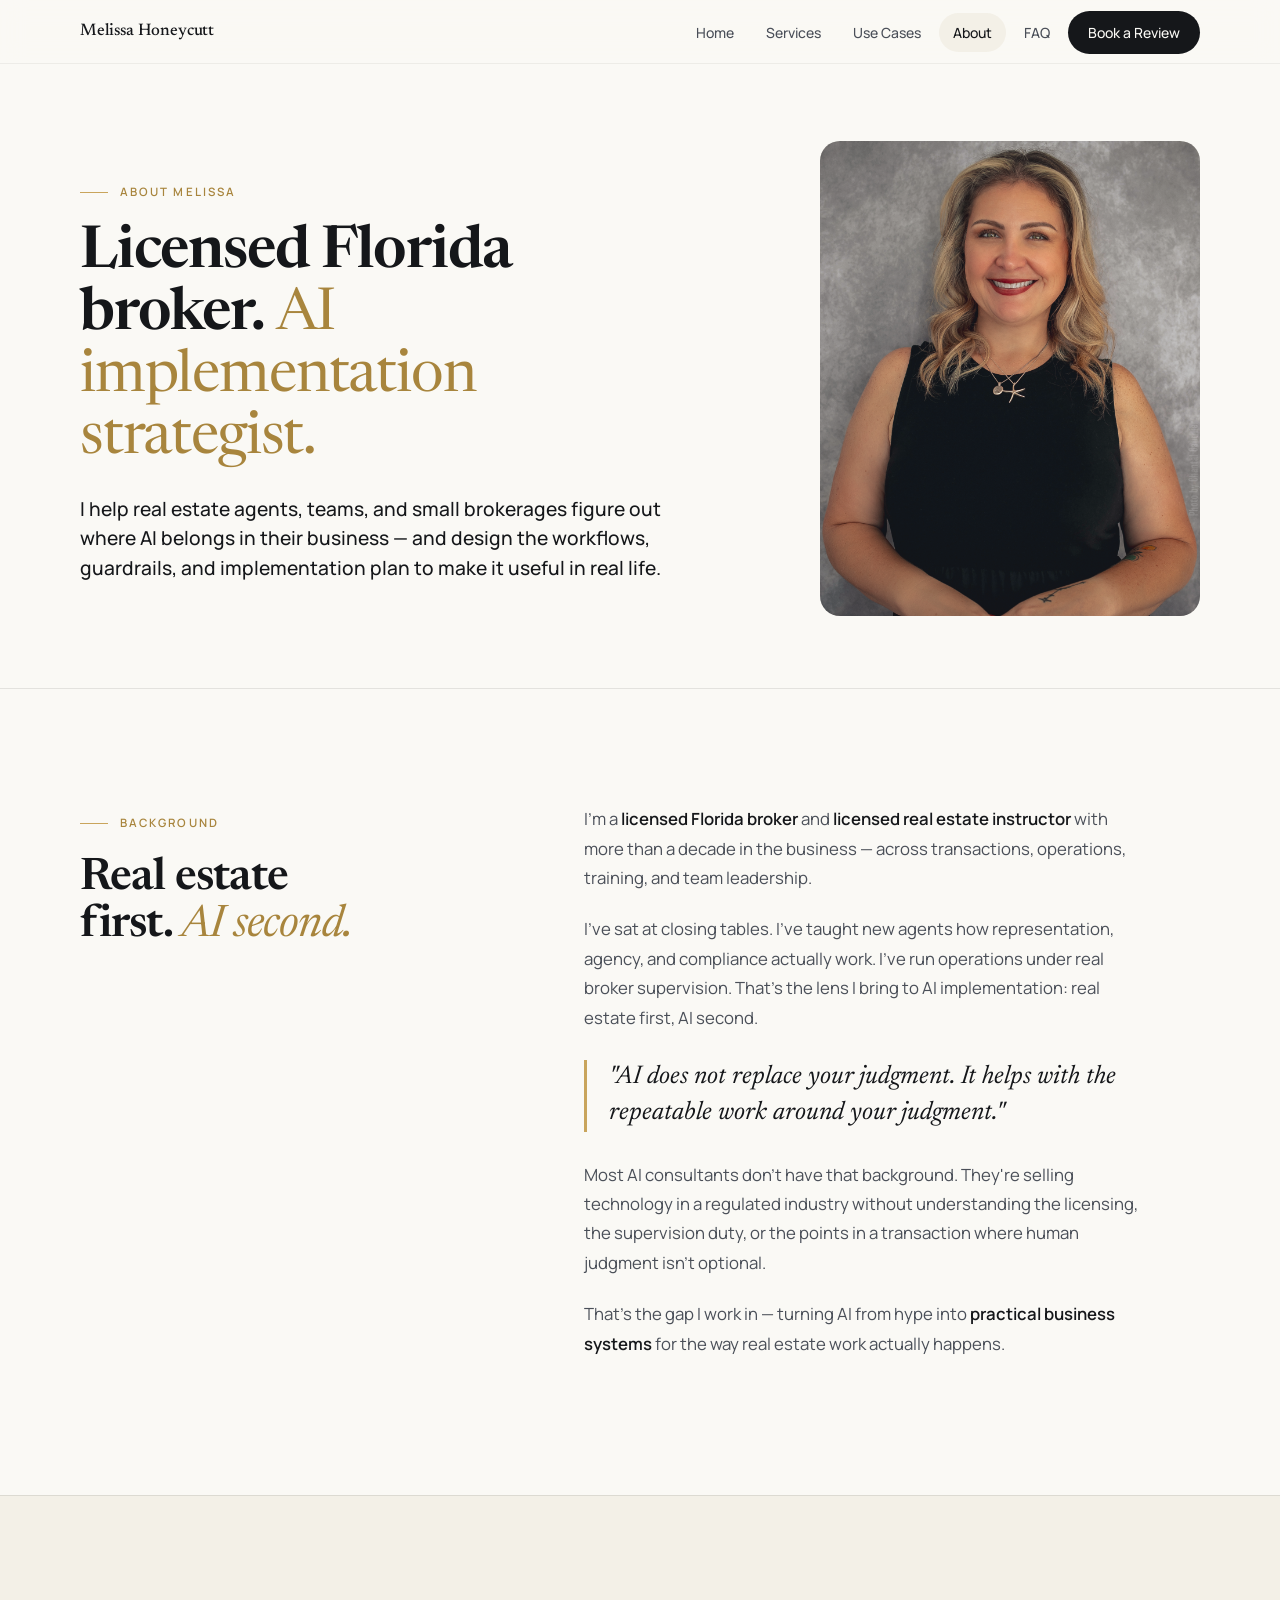
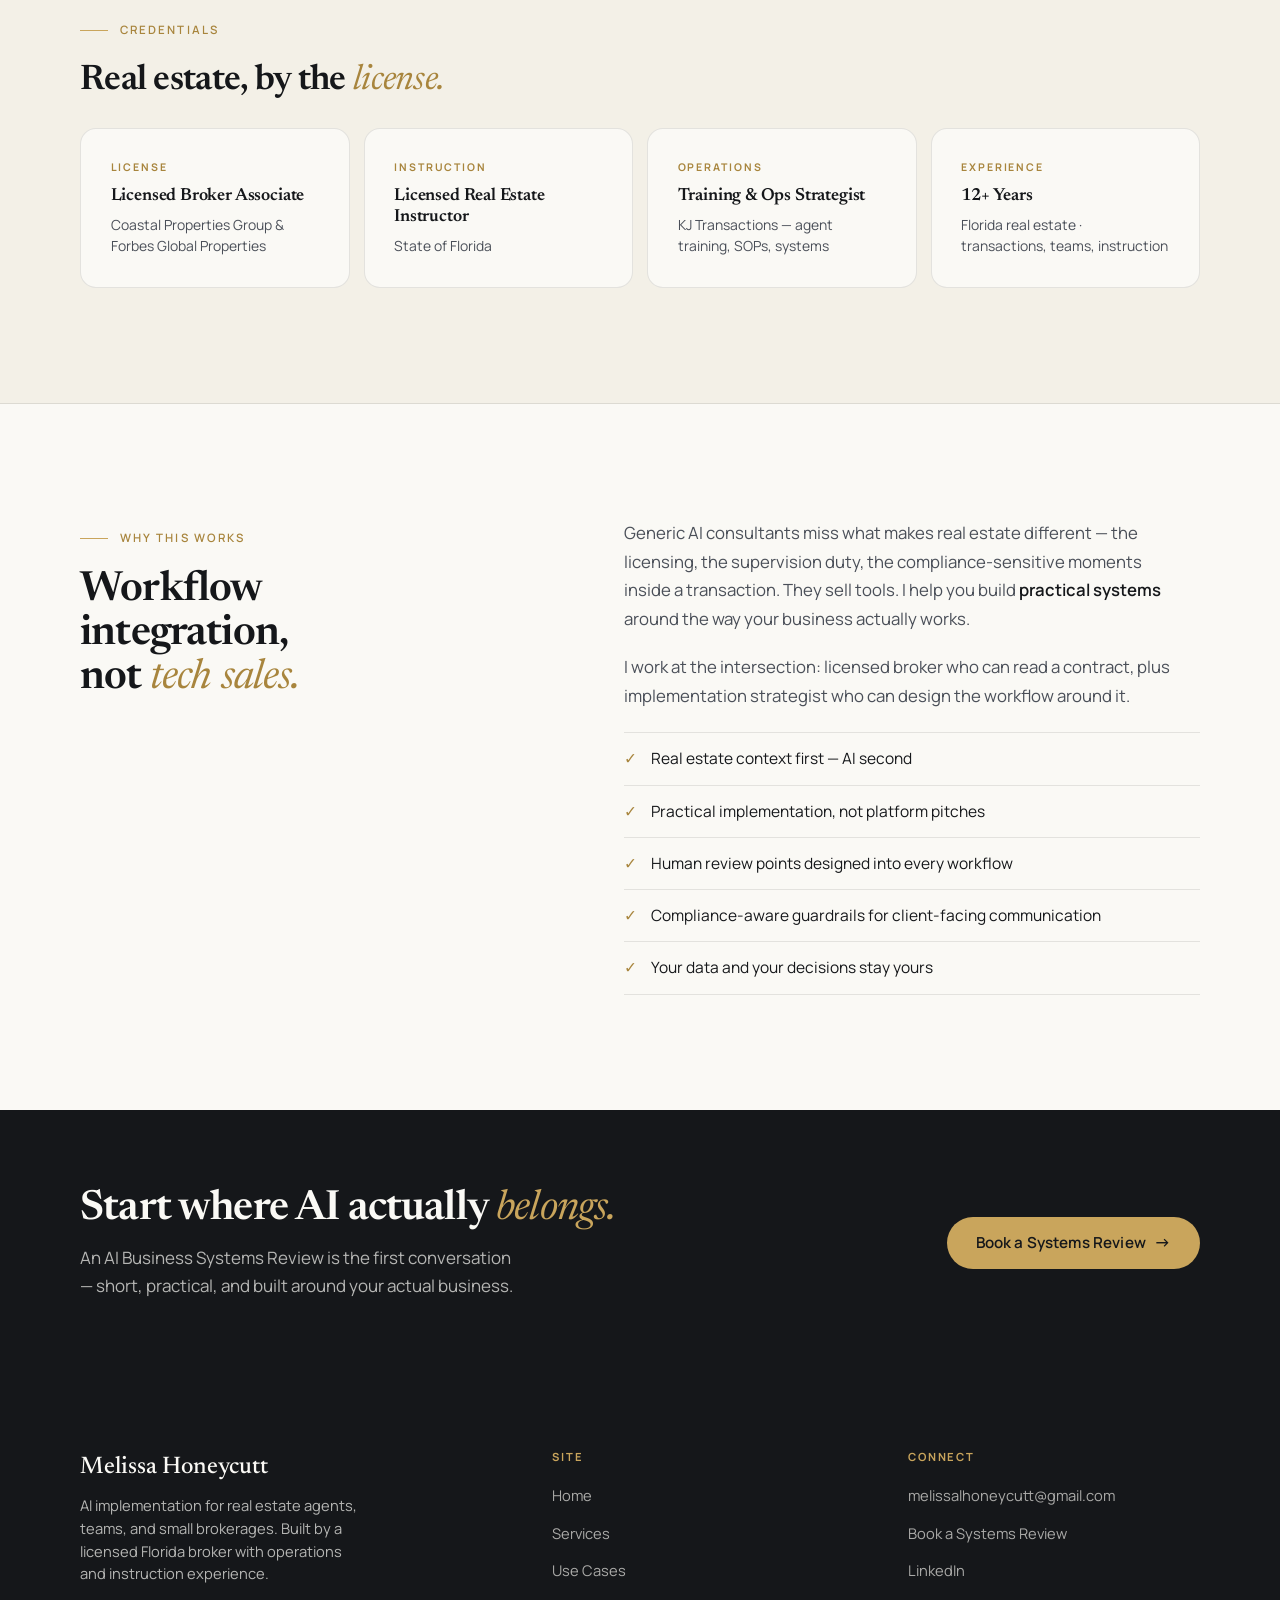
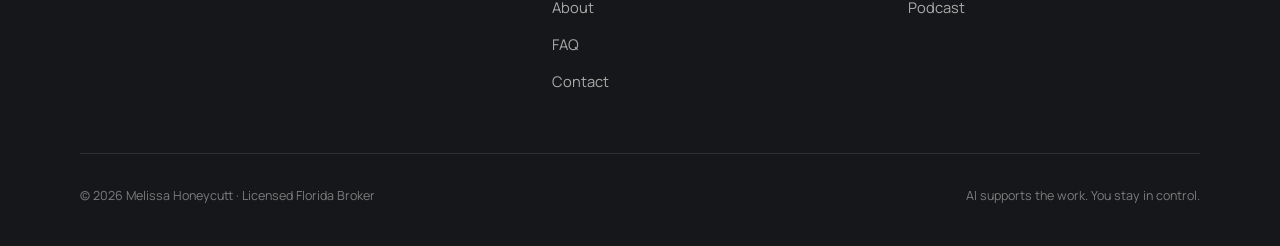
<file: about.html>
<!DOCTYPE html>
<html lang="en">
<head>
<meta charset="UTF-8">
<meta name="viewport" content="width=device-width, initial-scale=1.0">
<title>About Melissa Honeycutt — Licensed Florida Broker &amp; AI Implementation Strategist</title>
<meta name="description" content="Melissa Honeycutt is a licensed Florida broker, real estate instructor, and AI implementation strategist for real estate agents, teams, and small brokerages.">
<link rel="canonical" href="https://melissahoneycutt.com/about.html">

<meta property="og:type" content="website">
<meta property="og:site_name" content="Melissa Honeycutt">
<meta property="og:title" content="About Melissa Honeycutt - Licensed Florida Broker & AI Implementation Strategist">
<meta property="og:description" content="Melissa Honeycutt is a licensed Florida broker, real estate instructor, and AI implementation strategist for real estate agents, teams, and small brokerages.">
<meta property="og:url" content="https://melissahoneycutt.com/about.html">
<meta property="og:image" content="https://melissahoneycutt.com/assets/images/melissa-honeycutt.png">
<meta property="og:image:alt" content="Portrait of Melissa Honeycutt, licensed Florida broker and AI implementation strategist">
<meta name="twitter:card" content="summary_large_image">
<meta name="twitter:title" content="About Melissa Honeycutt - Licensed Florida Broker & AI Implementation Strategist">
<meta name="twitter:description" content="Melissa Honeycutt is a licensed Florida broker, real estate instructor, and AI implementation strategist for real estate agents, teams, and small brokerages.">
<meta name="twitter:image" content="https://melissahoneycutt.com/assets/images/melissa-honeycutt.png">

<link rel="preconnect" href="https://fonts.googleapis.com">
<link rel="preconnect" href="https://fonts.gstatic.com" crossorigin>
<link href="https://fonts.googleapis.com/css2?family=Newsreader:ital,opsz,wght@0,6..72,400;0,6..72,500;0,6..72,600;0,6..72,700;1,6..72,400;1,6..72,500&family=Manrope:wght@400;500;600;700&display=swap" rel="stylesheet">
<link rel="stylesheet" href="styles.css">

<script type="application/ld+json">
{
  "@context": "https://schema.org",
  "@type": "Person",
  "name": "Melissa Honeycutt",
  "jobTitle": "Licensed Florida Broker, Real Estate Instructor, AI Implementation Strategist",
  "url": "https://melissahoneycutt.com/about.html",
  "image": "https://melissahoneycutt.com/assets/images/melissa-honeycutt.png",
  "description": "Melissa Honeycutt is a licensed Florida broker and AI implementation strategist for real estate businesses. She helps real estate agents, teams, and small brokerages use AI for lead follow-up, client communication, listing marketing, transaction visibility, past client nurture, business intelligence, SOPs, and compliance-aware guardrails.",
  "sameAs": [
    "https://www.linkedin.com/in/melissahoneycutt/",
    "https://www.youtube.com/@HotFlashHomePod"
  ]
}
</script>

<style>
  /* Hero with photo medium-prominence */
  .about-hero {
    padding-top: clamp(3rem, 6vw, 5rem);
    padding-bottom: clamp(3rem, 6vw, 4.5rem);
    border-bottom: 1px solid var(--border);
  }
  .about-hero-grid {
    display: grid;
    grid-template-columns: 1.5fr 1fr;
    gap: clamp(2rem, 5vw, 4rem);
    align-items: center;
  }
  .about-hero h1 {
    font-size: clamp(2.4rem, 4.6vw, 3.8rem);
    line-height: 1.05;
    max-width: 16ch;
    margin-bottom: 24px;
  }
  .about-hero h1 em { color: var(--gold-deep); font-style: normal; }
  .about-hero .lede {
    font-size: clamp(1.1rem, 1.5vw, 1.25rem);
    color: var(--ink);
    line-height: 1.55;
    max-width: 52ch;
    font-weight: 500;
  }
  .about-photo {
    aspect-ratio: 4/5;
    border-radius: 20px;
    overflow: hidden;
    background: var(--cream-warm);
    max-width: 380px;
    width: 100%;
    justify-self: end;
  }
  .about-photo img {
    width: 100%; height: 100%;
    object-fit: cover;
    object-position: center 18%;
  }
  @media (max-width: 820px) {
    .about-hero-grid { grid-template-columns: 1fr; }
    .about-photo {
      order: 2;
      justify-self: start;
      max-width: 320px;
      aspect-ratio: 3/4;
    }
    .about-hero-text { order: 1; }
  }

  /* Story */
  .story { background: var(--cream); }
  .story-grid {
    display: grid;
    grid-template-columns: 1fr 1.4fr;
    gap: clamp(2rem, 5vw, 4rem);
    align-items: start;
  }
  .story h2 {
    font-size: clamp(2rem, 3.6vw, 2.8rem);
    line-height: 1.05;
    max-width: 14ch;
  }
  .story h2 em { color: var(--gold-deep); }
  .story-body p {
    font-size: 1.05rem;
    color: var(--ink-soft);
    line-height: 1.75;
    margin-bottom: 22px;
    max-width: 56ch;
  }
  .story-body strong { color: var(--ink); font-weight: 600; }
  .story-pull {
    font-family: 'Newsreader', serif;
    font-size: clamp(1.3rem, 2vw, 1.65rem);
    line-height: 1.4;
    color: var(--ink);
    border-left: 3px solid var(--gold);
    padding-left: 22px;
    margin: 28px 0;
    max-width: 38ch;
    font-style: italic;
  }
  @media (max-width: 820px) { .story-grid { grid-template-columns: 1fr; } }

  /* Credentials */
  .creds { background: var(--cream-warm); border-top: 1px solid var(--border); border-bottom: 1px solid var(--border); }
  .creds h2 {
    font-size: clamp(1.8rem, 3vw, 2.2rem);
    margin-bottom: 28px;
    max-width: 18ch;
  }
  .creds h2 em { color: var(--gold-deep); }
  .creds-grid {
    display: grid;
    grid-template-columns: repeat(4, 1fr);
    gap: 14px;
  }
  .cred {
    background: var(--cream);
    border-radius: 16px;
    padding: clamp(1.5rem, 2.4vw, 1.85rem);
    border: 1px solid var(--border);
  }
  .cred-eyebrow {
    font-size: 0.66rem;
    font-weight: 700;
    letter-spacing: 0.18em;
    text-transform: uppercase;
    color: var(--gold-deep);
    margin-bottom: 10px;
  }
  .cred-title {
    font-family: 'Newsreader', serif;
    font-size: 1.1rem;
    font-weight: 600;
    line-height: 1.2;
    color: var(--ink);
    margin-bottom: 8px;
    letter-spacing: -0.01em;
  }
  .cred-org {
    font-size: 0.87rem;
    color: var(--ink-soft);
    line-height: 1.5;
  }
  @media (max-width: 980px) { .creds-grid { grid-template-columns: 1fr 1fr; } }
  @media (max-width: 480px) { .creds-grid { grid-template-columns: 1fr; } }

  /* Why this works */
  .why { background: var(--cream); }
  .why-grid {
    display: grid;
    grid-template-columns: 1fr 1.2fr;
    gap: clamp(2rem, 5vw, 4rem);
    align-items: start;
  }
  .why h2 {
    font-size: clamp(2rem, 3.6vw, 2.6rem);
    line-height: 1.05;
    max-width: 14ch;
  }
  .why h2 em { color: var(--gold-deep); }
  .why-body p {
    font-size: 1.05rem;
    color: var(--ink-soft);
    line-height: 1.7;
    margin-bottom: 20px;
    max-width: 56ch;
  }
  .why-body strong { color: var(--ink); }
  .why-list {
    margin-top: 22px;
    border-top: 1px solid var(--border);
  }
  .why-list li {
    padding: 14px 0;
    border-bottom: 1px solid var(--border);
    font-size: 0.97rem;
    color: var(--ink);
    line-height: 1.5;
    display: flex;
    gap: 14px;
    align-items: flex-start;
  }
  .why-list li::before {
    content: '✓';
    color: var(--gold-deep);
    font-weight: 700;
    flex-shrink: 0;
  }
  @media (max-width: 820px) { .why-grid { grid-template-columns: 1fr; } }

  /* CTA */
  .cta-strip { background: var(--ink); color: var(--cream); padding: clamp(3rem, 6vw, 5rem) 0; }
  .cta-strip-inner {
    display: grid;
    grid-template-columns: 1.4fr auto;
    gap: 2rem;
    align-items: center;
  }
  .cta-strip h2 { color: var(--cream); font-size: clamp(1.8rem, 3.4vw, 2.6rem); max-width: 22ch; }
  .cta-strip h2 em { color: var(--gold); }
  .cta-strip p { color: rgba(250,249,245,0.7); max-width: 44ch; margin-top: 12px; }
  @media (max-width: 720px) { .cta-strip-inner { grid-template-columns: 1fr; } }
</style>
</head>
<body>

<a href="#main" class="skip-link">Skip to content</a>

<header class="nav" id="nav">
  <div class="nav-inner">
    <a href="/" class="nav-brand">Melissa Honeycutt</a>
    <nav aria-label="Primary">
      <ul class="nav-links">
        <li><a href="/">Home</a></li>
        <li><a href="services.html">Services</a></li>
        <li><a href="use-cases.html">Use Cases</a></li>
        <li><a href="about.html" aria-current="page">About</a></li>
        <li><a href="faq.html">FAQ</a></li>
        <li><a href="contact.html" class="nav-cta">Book a Review</a></li>
      </ul>
    </nav>
    <button class="nav-toggle" aria-label="Menu" aria-expanded="false" onclick="document.getElementById('nav').classList.toggle('open'); this.setAttribute('aria-expanded', document.getElementById('nav').classList.contains('open'))">Menu</button>
  </div>
</header>

<main id="main">

<!-- ABOUT HERO ──────────────────────────────────────────────────── -->
<section class="about-hero">
  <div class="wrap about-hero-grid">
    <div class="about-hero-text">
      <div class="eyebrow" style="margin-bottom: 22px;">About Melissa</div>
      <h1>Licensed Florida broker. <em>AI implementation strategist.</em></h1>
      <p class="lede">I help real estate agents, teams, and small brokerages figure out where AI belongs in their business — and design the workflows, guardrails, and implementation plan to make it useful in real life.</p>
    </div>
    <div class="about-photo">
      <img src="assets/images/melissa-honeycutt.png" alt="Portrait of Melissa Honeycutt, licensed Florida broker and AI implementation strategist">
    </div>
  </div>
</section>

<!-- STORY ───────────────────────────────────────────────────────── -->
<section class="story">
  <div class="wrap story-grid">
    <div>
      <div class="eyebrow" style="margin-bottom: 22px;">Background</div>
      <h2>Real estate first. <em>AI second.</em></h2>
    </div>
    <div class="story-body">
      <p>I'm a <strong>licensed Florida broker</strong> and <strong>licensed real estate instructor</strong> with more than a decade in the business — across transactions, operations, training, and team leadership.</p>
      <p>I've sat at closing tables. I've taught new agents how representation, agency, and compliance actually work. I've run operations under real broker supervision. That's the lens I bring to AI implementation: real estate first, AI second.</p>
      <blockquote class="story-pull">"AI does not replace your judgment. It helps with the repeatable work around your judgment."</blockquote>
      <p>Most AI consultants don't have that background. They're selling technology in a regulated industry without understanding the licensing, the supervision duty, or the points in a transaction where human judgment isn't optional.</p>
      <p>That's the gap I work in — turning AI from hype into <strong>practical business systems</strong> for the way real estate work actually happens.</p>
    </div>
  </div>
</section>

<!-- CREDENTIALS ─────────────────────────────────────────────────── -->
<section class="creds">
  <div class="wrap">
    <div class="eyebrow" style="margin-bottom: 22px;">Credentials</div>
    <h2>Real estate, by the <em>license.</em></h2>
    <div class="creds-grid">
      <div class="cred">
        <div class="cred-eyebrow">License</div>
        <div class="cred-title">Licensed Broker Associate</div>
        <div class="cred-org">Coastal Properties Group &amp; Forbes Global Properties</div>
      </div>
      <div class="cred">
        <div class="cred-eyebrow">Instruction</div>
        <div class="cred-title">Licensed Real Estate Instructor</div>
        <div class="cred-org">State of Florida</div>
      </div>
      <div class="cred">
        <div class="cred-eyebrow">Operations</div>
        <div class="cred-title">Training &amp; Ops Strategist</div>
        <div class="cred-org">KJ Transactions — agent training, SOPs, systems</div>
      </div>
      <div class="cred">
        <div class="cred-eyebrow">Experience</div>
        <div class="cred-title">12+ Years</div>
        <div class="cred-org">Florida real estate · transactions, teams, instruction</div>
      </div>
    </div>
  </div>
</section>

<!-- WHY THIS WORKS ──────────────────────────────────────────────── -->
<section class="why">
  <div class="wrap why-grid">
    <div>
      <div class="eyebrow" style="margin-bottom: 22px;">Why this works</div>
      <h2>Workflow integration, not <em>tech sales.</em></h2>
    </div>
    <div class="why-body">
      <p>Generic AI consultants miss what makes real estate different — the licensing, the supervision duty, the compliance-sensitive moments inside a transaction. They sell tools. I help you build <strong>practical systems</strong> around the way your business actually works.</p>
      <p>I work at the intersection: licensed broker who can read a contract, plus implementation strategist who can design the workflow around it.</p>
      <ul class="why-list">
        <li>Real estate context first — AI second</li>
        <li>Practical implementation, not platform pitches</li>
        <li>Human review points designed into every workflow</li>
        <li>Compliance-aware guardrails for client-facing communication</li>
        <li>Your data and your decisions stay yours</li>
      </ul>
    </div>
  </div>
</section>

<!-- CTA ─────────────────────────────────────────────────────────── -->
<section class="cta-strip">
  <div class="wrap cta-strip-inner">
    <div>
      <h2>Start where AI actually <em>belongs.</em></h2>
      <p>An AI Business Systems Review is the first conversation — short, practical, and built around your actual business.</p>
    </div>
    <a href="contact.html" class="btn btn-gold">Book a Systems Review <span class="arrow">→</span></a>
  </div>
</section>

</main>

<footer>
  <div class="wrap">
    <div class="footer-grid">
      <div class="footer-brand">
        <div class="footer-name">Melissa Honeycutt</div>
        <p class="footer-tag">AI implementation for real estate agents, teams, and small brokerages. Built by a licensed Florida broker with operations and instruction experience.</p>
      </div>
      <div class="footer-col">
        <h4>Site</h4>
        <ul>
          <li><a href="/">Home</a></li>
          <li><a href="services.html">Services</a></li>
          <li><a href="use-cases.html">Use Cases</a></li>
          <li><a href="about.html">About</a></li>
          <li><a href="faq.html">FAQ</a></li>
          <li><a href="contact.html">Contact</a></li>
        </ul>
      </div>
      <div class="footer-col">
        <h4>Connect</h4>
        <ul>
          <li><a href="mailto:melissalhoneycutt@gmail.com">melissalhoneycutt@gmail.com</a></li>
          <li><a href="contact.html">Book a Systems Review</a></li>
          <li><a href="https://www.linkedin.com/in/melissahoneycutt/" target="_blank" rel="noopener">LinkedIn</a></li>
          <li><a href="https://www.youtube.com/@HotFlashHomePod" target="_blank" rel="noopener">Podcast</a></li>
        </ul>
      </div>
    </div>
    <div class="footer-base">
      <div>© 2026 Melissa Honeycutt · Licensed Florida Broker</div>
      <div>AI supports the work. You stay in control.</div>
    </div>
  </div>
</footer>

</body>
</html>
</file>
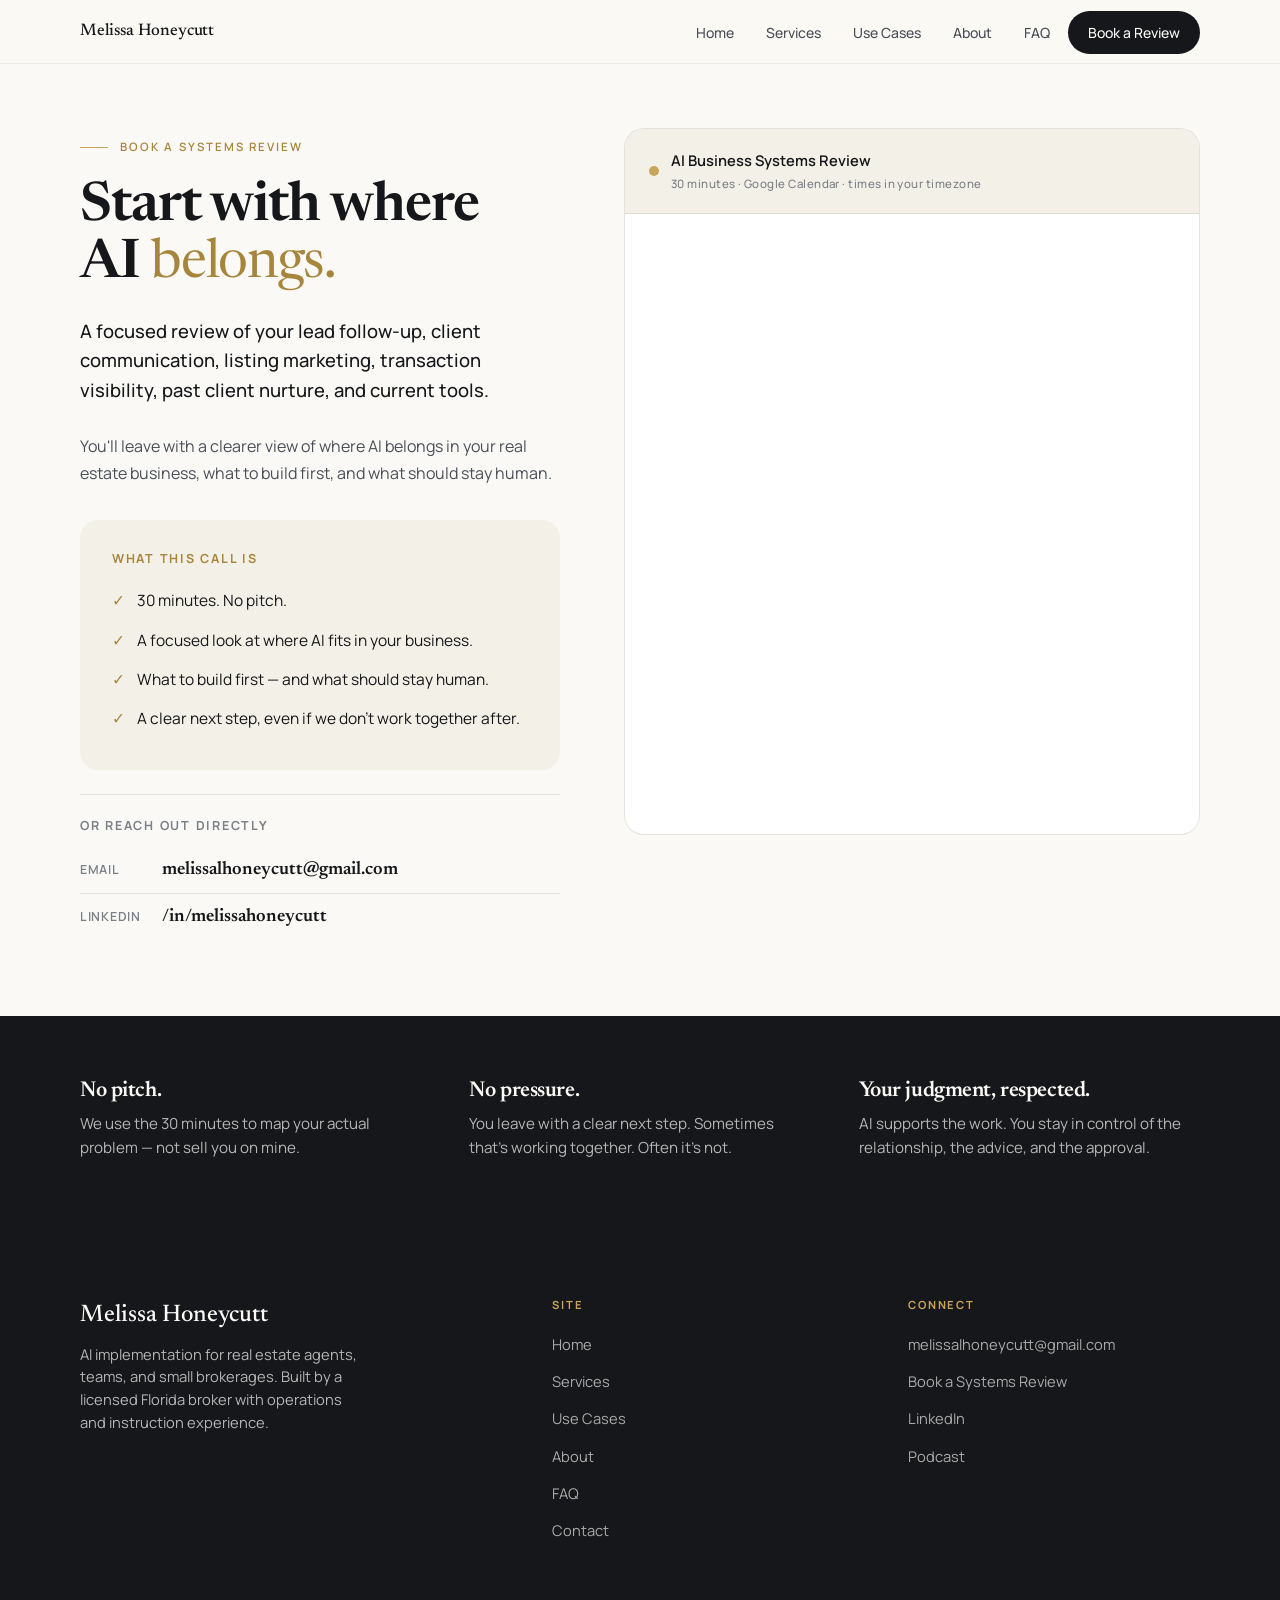
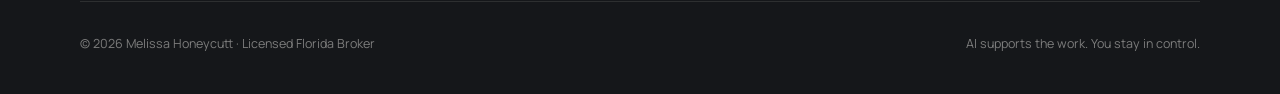
<file: contact.html>
<!DOCTYPE html>
<html lang="en">
<head>
<meta charset="UTF-8">
<meta name="viewport" content="width=device-width, initial-scale=1.0">
<title>Book an AI Business Systems Review — Melissa Honeycutt</title>
<meta name="description" content="Start with a focused review of where AI belongs in your real estate business. What to build first, what should stay human, and what's worth your time and money.">
<link rel="canonical" href="https://melissahoneycutt.com/contact.html">

<meta property="og:type" content="website">
<meta property="og:site_name" content="Melissa Honeycutt">
<meta property="og:title" content="Book an AI Business Systems Review | Melissa Honeycutt">
<meta property="og:description" content="Start with a focused review of where AI belongs in your real estate business, what to build first, and what should stay human.">
<meta property="og:url" content="https://melissahoneycutt.com/contact.html">
<meta property="og:image" content="https://melissahoneycutt.com/assets/images/melissa-honeycutt.png">
<meta property="og:image:alt" content="Portrait of Melissa Honeycutt, licensed Florida broker and AI implementation strategist">
<meta name="twitter:card" content="summary_large_image">
<meta name="twitter:title" content="Book an AI Business Systems Review | Melissa Honeycutt">
<meta name="twitter:description" content="Start with a focused review of where AI belongs in your real estate business, what to build first, and what should stay human.">
<meta name="twitter:image" content="https://melissahoneycutt.com/assets/images/melissa-honeycutt.png">

<link rel="preconnect" href="https://fonts.googleapis.com">
<link rel="preconnect" href="https://fonts.gstatic.com" crossorigin>
<link href="https://fonts.googleapis.com/css2?family=Newsreader:ital,opsz,wght@0,6..72,400;0,6..72,500;0,6..72,600;0,6..72,700;1,6..72,400;1,6..72,500&family=Manrope:wght@400;500;600;700&display=swap" rel="stylesheet">
<link rel="stylesheet" href="styles.css">

<style>
  .contact {
    padding-top: clamp(2.5rem, 5vw, 4rem);
    padding-bottom: clamp(3rem, 6vw, 5rem);
  }
  .contact-grid {
    display: grid;
    grid-template-columns: 1fr 1.2fr;
    gap: clamp(2rem, 5vw, 4rem);
    align-items: start;
  }
  .contact-left h1 {
    font-size: clamp(2.2rem, 4.4vw, 3.4rem);
    line-height: 1.05;
    margin-bottom: 24px;
    max-width: 18ch;
  }
  .contact-left h1 em { color: var(--gold-deep); font-style: normal; }
  .contact-left .lede {
    font-size: 1.15rem;
    color: var(--ink);
    line-height: 1.6;
    max-width: 48ch;
    margin-bottom: 28px;
    font-weight: 500;
  }
  .contact-left .support {
    font-size: 1rem;
    color: var(--ink-soft);
    line-height: 1.7;
    max-width: 50ch;
    margin-bottom: 32px;
  }

  .promise {
    background: var(--cream-warm);
    border-radius: 18px;
    padding: clamp(1.5rem, 2.5vw, 2rem);
    margin-bottom: 24px;
  }
  .promise h2 {
    font-family: 'Manrope', sans-serif;
    font-size: 0.78rem;
    font-weight: 700;
    letter-spacing: 0.14em;
    text-transform: uppercase;
    color: var(--gold-deep);
    margin-bottom: 16px;
  }
  .promise ul li {
    padding: 8px 0;
    font-size: 0.97rem;
    color: var(--ink);
    display: flex;
    gap: 12px;
    align-items: flex-start;
    line-height: 1.5;
  }
  .promise ul li::before {
    content: '✓';
    color: var(--gold-deep);
    font-weight: 700;
  }

  .contact-direct {
    border-top: 1px solid var(--border);
    padding-top: 24px;
  }
  .contact-direct h2 {
    font-family: 'Manrope', sans-serif;
    font-size: 0.78rem;
    font-weight: 700;
    letter-spacing: 0.14em;
    text-transform: uppercase;
    color: var(--ink-mute);
    margin-bottom: 14px;
  }
  .contact-direct a {
    display: block;
    font-family: 'Newsreader', serif;
    font-size: 1.15rem;
    font-weight: 600;
    color: var(--ink);
    padding: 8px 0;
    border-bottom: 1px solid var(--border);
    transition: color 0.15s;
  }
  .contact-direct a:last-child { border-bottom: 0; }
  .contact-direct a:hover { color: var(--gold-deep); }
  .contact-direct a span {
    display: inline-block;
    font-family: 'Manrope', sans-serif;
    font-size: 0.78rem;
    font-weight: 600;
    letter-spacing: 0.06em;
    text-transform: uppercase;
    color: var(--ink-mute);
    margin-right: 12px;
    width: 70px;
  }

  /* Booker */
  .booker {
    background: var(--cream);
    border: 1px solid var(--border);
    border-radius: 20px;
    overflow: hidden;
    position: sticky;
    top: 96px;
  }
  .booker-head {
    padding: 20px 24px;
    border-bottom: 1px solid var(--border);
    display: flex;
    align-items: center;
    gap: 12px;
    background: var(--cream-warm);
  }
  .booker-head-dot {
    width: 10px; height: 10px;
    border-radius: 50%;
    background: var(--gold);
  }
  .booker-head-text {
    font-family: 'Manrope', sans-serif;
    font-size: 0.92rem;
    font-weight: 600;
    color: var(--ink);
  }
  .booker-head-text small {
    display: block;
    font-size: 0.72rem;
    color: var(--ink-mute);
    font-weight: 500;
    letter-spacing: 0.04em;
    margin-top: 2px;
  }
  .booker iframe {
    width: 100%;
    height: 620px;
    border: 0;
    display: block;
    background: white;
  }
  @media (max-width: 920px) {
    .contact-grid { grid-template-columns: 1fr; }
    .booker { position: static; }
    .booker iframe { height: 560px; }
  }

  /* Bottom strip */
  .bottom-strip { background: var(--ink); color: var(--cream); padding: clamp(2.5rem, 5vw, 4rem) 0; }
  .bottom-strip-grid {
    display: grid;
    grid-template-columns: repeat(3, 1fr);
    gap: clamp(1.5rem, 4vw, 3rem);
  }
  .bs-item h3 {
    font-family: 'Newsreader', serif;
    font-size: 1.35rem;
    color: var(--cream);
    margin-bottom: 8px;
  }
  .bs-item p {
    color: rgba(250,249,245,0.7);
    font-size: 0.95rem;
    line-height: 1.6;
  }
  @media (max-width: 720px) { .bottom-strip-grid { grid-template-columns: 1fr; } }
</style>
</head>
<body>

<a href="#main" class="skip-link">Skip to content</a>

<header class="nav" id="nav">
  <div class="nav-inner">
    <a href="/" class="nav-brand">Melissa Honeycutt</a>
    <nav aria-label="Primary">
      <ul class="nav-links">
        <li><a href="/">Home</a></li>
        <li><a href="services.html">Services</a></li>
        <li><a href="use-cases.html">Use Cases</a></li>
        <li><a href="about.html">About</a></li>
        <li><a href="faq.html">FAQ</a></li>
        <li><a href="contact.html" class="nav-cta" aria-current="page">Book a Review</a></li>
      </ul>
    </nav>
    <button class="nav-toggle" aria-label="Menu" aria-expanded="false" onclick="document.getElementById('nav').classList.toggle('open'); this.setAttribute('aria-expanded', document.getElementById('nav').classList.contains('open'))">Menu</button>
  </div>
</header>

<main id="main">

<section class="contact">
  <div class="wrap contact-grid">

    <div class="contact-left">
      <div class="eyebrow" style="margin-bottom: 22px;">Book a Systems Review</div>
      <h1>Start with where AI <em>belongs.</em></h1>
      <p class="lede">A focused review of your lead follow-up, client communication, listing marketing, transaction visibility, past client nurture, and current tools.</p>
      <p class="support">You'll leave with a clearer view of where AI belongs in your real estate business, what to build first, and what should stay human.</p>

      <div class="promise">
        <h2>What this call is</h2>
        <ul>
          <li>30 minutes. No pitch.</li>
          <li>A focused look at where AI fits in your business.</li>
          <li>What to build first — and what should stay human.</li>
          <li>A clear next step, even if we don't work together after.</li>
        </ul>
      </div>

      <div class="contact-direct">
        <h2>Or reach out directly</h2>
        <a href="mailto:melissalhoneycutt@gmail.com"><span>Email</span>melissalhoneycutt@gmail.com</a>
        <a href="https://www.linkedin.com/in/melissahoneycutt/" target="_blank" rel="noopener"><span>LinkedIn</span>/in/melissahoneycutt</a>
      </div>
    </div>

    <div class="booker">
      <div class="booker-head">
        <span class="booker-head-dot" aria-hidden="true"></span>
        <div class="booker-head-text">
          AI Business Systems Review
          <small>30 minutes · Google Calendar · times in your timezone</small>
        </div>
      </div>
      <iframe
        src="https://calendar.google.com/calendar/appointments/AcZssZ3bXwt2XPXV-HNGjYJ90UYy2_F5gcPZ-kWb9hw=?gv=true"
        title="Book a 30-minute AI Business Systems Review"
        loading="lazy">
      </iframe>
    </div>

  </div>
</section>

<!-- BOTTOM REASSURANCE -->
<section class="bottom-strip">
  <div class="wrap bottom-strip-grid">
    <div class="bs-item">
      <h3>No pitch.</h3>
      <p>We use the 30 minutes to map your actual problem — not sell you on mine.</p>
    </div>
    <div class="bs-item">
      <h3>No pressure.</h3>
      <p>You leave with a clear next step. Sometimes that's working together. Often it's not.</p>
    </div>
    <div class="bs-item">
      <h3>Your judgment, respected.</h3>
      <p>AI supports the work. You stay in control of the relationship, the advice, and the approval.</p>
    </div>
  </div>
</section>

</main>

<footer>
  <div class="wrap">
    <div class="footer-grid">
      <div class="footer-brand">
        <div class="footer-name">Melissa Honeycutt</div>
        <p class="footer-tag">AI implementation for real estate agents, teams, and small brokerages. Built by a licensed Florida broker with operations and instruction experience.</p>
      </div>
      <div class="footer-col">
        <h4>Site</h4>
        <ul>
          <li><a href="/">Home</a></li>
          <li><a href="services.html">Services</a></li>
          <li><a href="use-cases.html">Use Cases</a></li>
          <li><a href="about.html">About</a></li>
          <li><a href="faq.html">FAQ</a></li>
          <li><a href="contact.html">Contact</a></li>
        </ul>
      </div>
      <div class="footer-col">
        <h4>Connect</h4>
        <ul>
          <li><a href="mailto:melissalhoneycutt@gmail.com">melissalhoneycutt@gmail.com</a></li>
          <li><a href="contact.html">Book a Systems Review</a></li>
          <li><a href="https://www.linkedin.com/in/melissahoneycutt/" target="_blank" rel="noopener">LinkedIn</a></li>
          <li><a href="https://www.youtube.com/@HotFlashHomePod" target="_blank" rel="noopener">Podcast</a></li>
        </ul>
      </div>
    </div>
    <div class="footer-base">
      <div>© 2026 Melissa Honeycutt · Licensed Florida Broker</div>
      <div>AI supports the work. You stay in control.</div>
    </div>
  </div>
</footer>

</body>
</html>
</file>
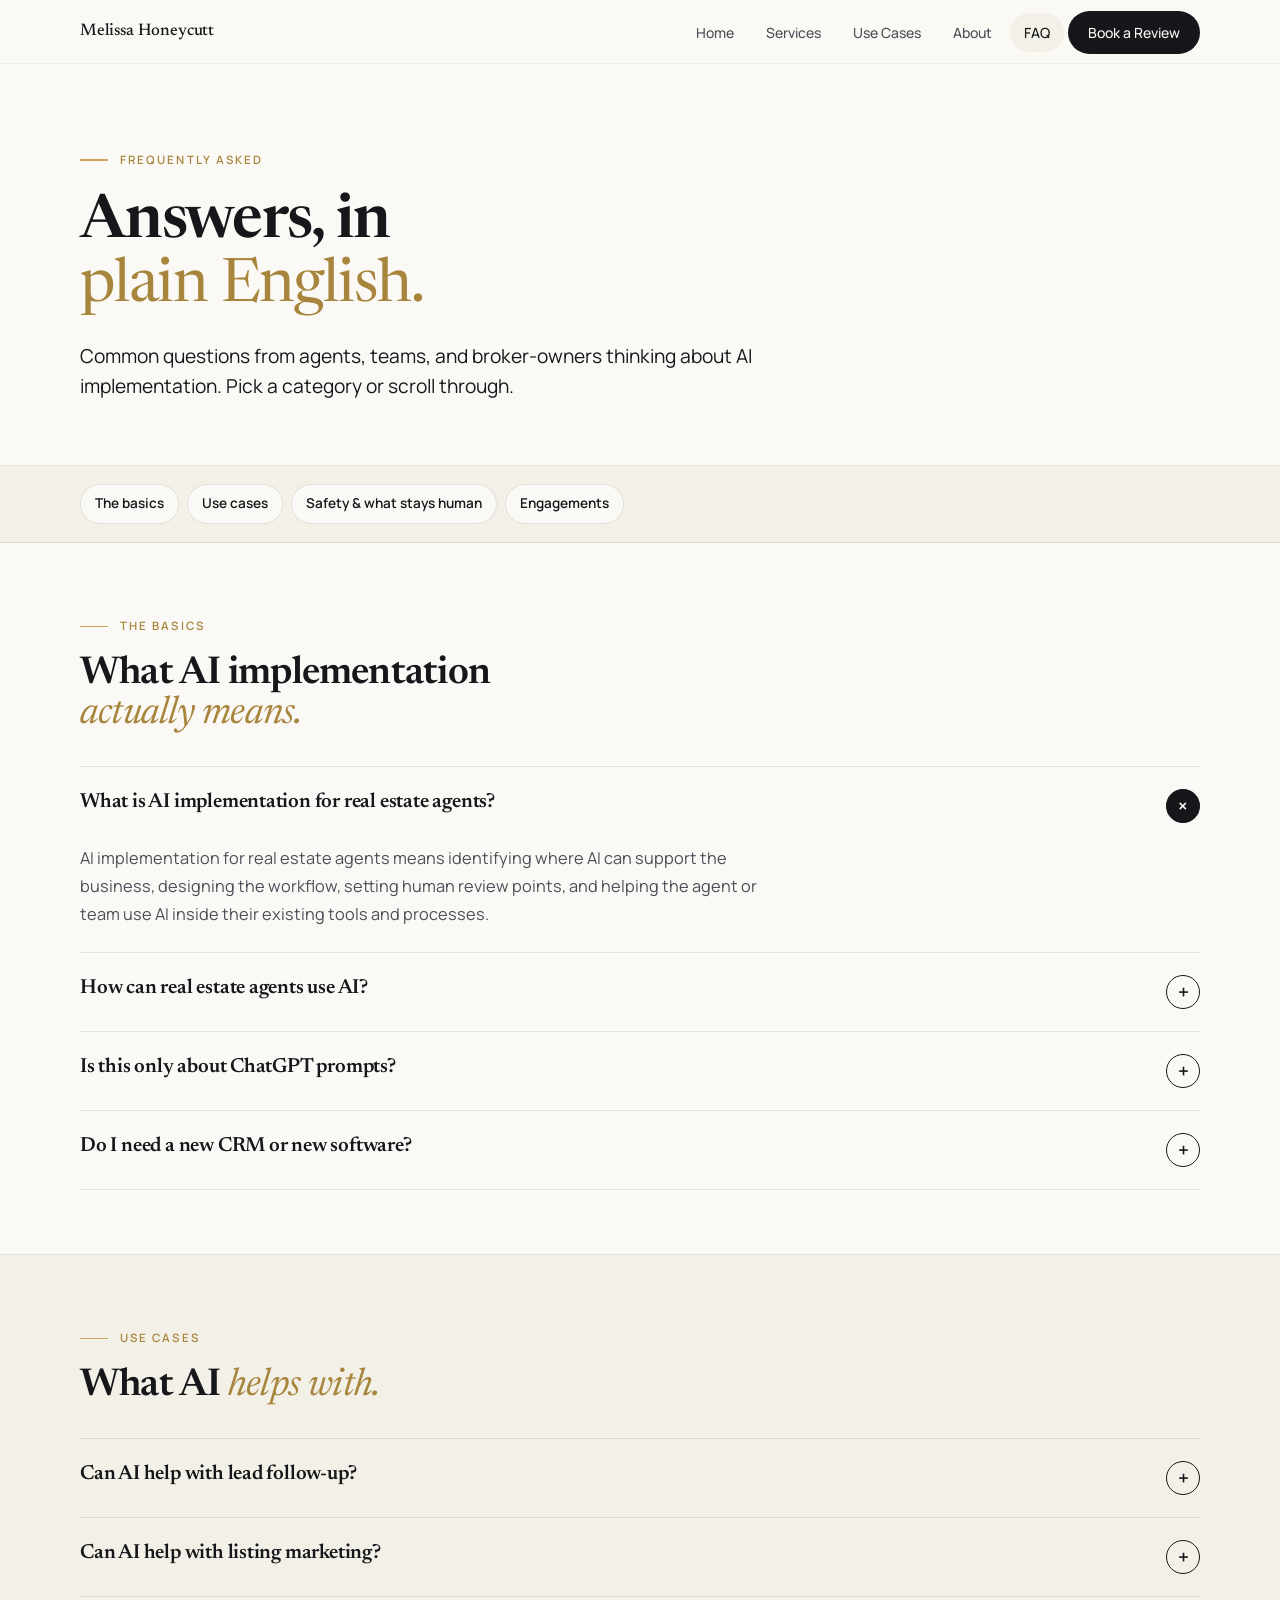
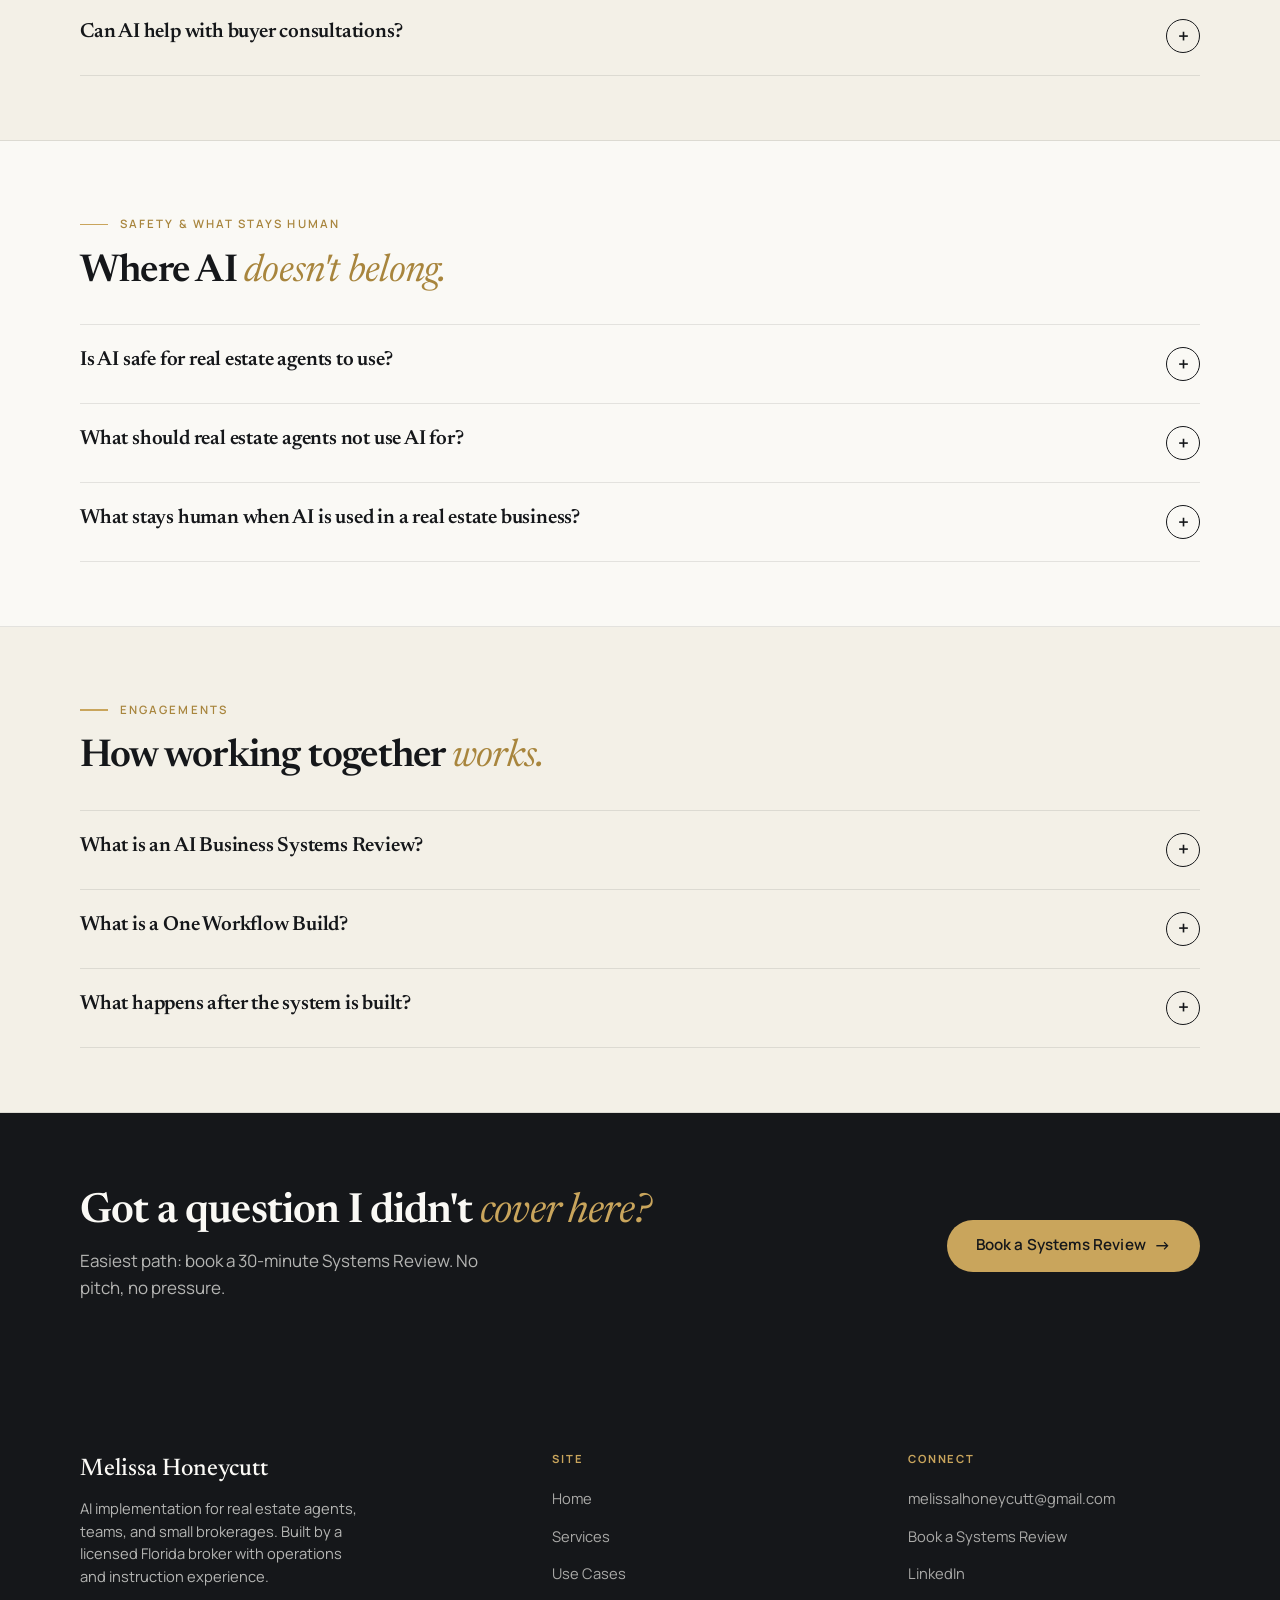
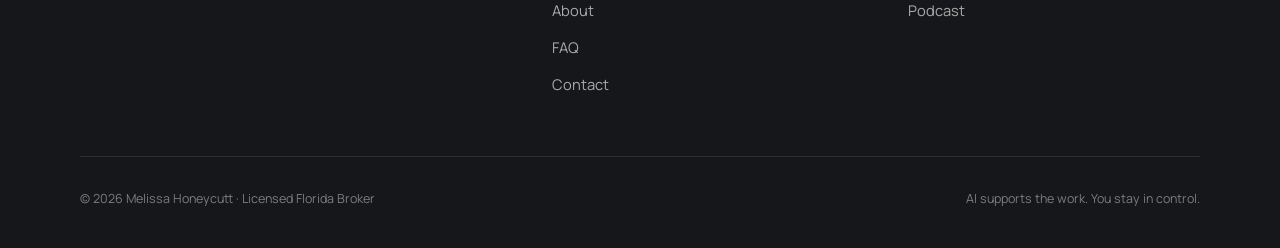
<file: faq.html>
<!DOCTYPE html>
<html lang="en">
<head>
<meta charset="UTF-8">
<meta name="viewport" content="width=device-width, initial-scale=1.0">
<title>FAQ — AI Implementation for Real Estate Agents | Melissa Honeycutt</title>
<meta name="description" content="Common questions about AI implementation for real estate agents, teams, and brokerages. What AI helps with, what stays human, and how engagements work.">
<link rel="canonical" href="https://melissahoneycutt.com/faq.html">

<meta property="og:type" content="website">
<meta property="og:site_name" content="Melissa Honeycutt">
<meta property="og:title" content="FAQ - AI Implementation for Real Estate Agents | Melissa Honeycutt">
<meta property="og:description" content="Common questions about AI implementation for real estate agents, teams, and brokerages, including what AI helps with and what stays human.">
<meta property="og:url" content="https://melissahoneycutt.com/faq.html">
<meta property="og:image" content="https://melissahoneycutt.com/assets/images/melissa-honeycutt.png">
<meta property="og:image:alt" content="Portrait of Melissa Honeycutt, licensed Florida broker and AI implementation strategist">
<meta name="twitter:card" content="summary_large_image">
<meta name="twitter:title" content="FAQ - AI Implementation for Real Estate Agents | Melissa Honeycutt">
<meta name="twitter:description" content="Common questions about AI implementation for real estate agents, teams, and brokerages, including what AI helps with and what stays human.">
<meta name="twitter:image" content="https://melissahoneycutt.com/assets/images/melissa-honeycutt.png">

<link rel="preconnect" href="https://fonts.googleapis.com">
<link rel="preconnect" href="https://fonts.gstatic.com" crossorigin>
<link href="https://fonts.googleapis.com/css2?family=Newsreader:ital,opsz,wght@0,6..72,400;0,6..72,500;0,6..72,600;0,6..72,700;1,6..72,400;1,6..72,500&family=Manrope:wght@400;500;600;700&display=swap" rel="stylesheet">
<link rel="stylesheet" href="styles.css">

<script type="application/ld+json">
{
  "@context": "https://schema.org",
  "@type": "FAQPage",
  "mainEntity": [
    {"@type":"Question","name":"What is AI implementation for real estate agents?","acceptedAnswer":{"@type":"Answer","text":"AI implementation for real estate agents means identifying where AI can support the business, designing the workflow, setting human review points, and helping the agent or team use AI inside their existing tools and processes."}},
    {"@type":"Question","name":"How can real estate agents use AI?","acceptedAnswer":{"@type":"Answer","text":"Real estate agents can use AI for lead follow-up, client communication, buyer consultation prep, listing marketing, market updates, transaction visibility, past client nurture, CRM cleanup, SOPs, and business intelligence."}},
    {"@type":"Question","name":"Is this only about ChatGPT prompts?","acceptedAnswer":{"@type":"Answer","text":"No. Prompts can be part of the work, but the real value is building a practical system around the business problem. That may include templates, automations, checklists, SOPs, approval steps, CRM structure, or reporting."}},
    {"@type":"Question","name":"Do I need a new CRM or new software?","acceptedAnswer":{"@type":"Answer","text":"Not always. The first step is usually reviewing the tools already in use. Many agents need a better process before they need another platform."}},
    {"@type":"Question","name":"Can AI help with lead follow-up?","acceptedAnswer":{"@type":"Answer","text":"Yes. AI can help summarize lead notes, draft follow-up, segment leads, create reminders, and prepare daily priority lists. The agent still reviews communication and handles the relationship."}},
    {"@type":"Question","name":"Can AI help with listing marketing?","acceptedAnswer":{"@type":"Answer","text":"Yes. AI can help turn one property intake into listing descriptions, social captions, email copy, video scripts, open house promotion, and property highlight sheets. The agent still verifies all property details and compliance-sensitive language."}},
    {"@type":"Question","name":"Can AI help with buyer consultations?","acceptedAnswer":{"@type":"Answer","text":"Yes. AI can help prepare buyer consultation agendas, buyer education materials, property comparison summaries, showing recaps, and follow-up messages. The agent still handles representation, agency, compensation, pricing, and advice."}},
    {"@type":"Question","name":"Is AI safe for real estate agents to use?","acceptedAnswer":{"@type":"Answer","text":"AI can be useful when it has clear guardrails. Sensitive data, client-facing communication, contract language, pricing advice, and compliance-sensitive work need human review and clear rules."}},
    {"@type":"Question","name":"What should real estate agents not use AI for?","acceptedAnswer":{"@type":"Answer","text":"Agents should not use AI to replace broker supervision, provide legal advice, negotiate, approve contract language, make unsupported market claims, or send client-facing communication without review."}},
    {"@type":"Question","name":"What stays human when AI is used in a real estate business?","acceptedAnswer":{"@type":"Answer","text":"AI can help draft, summarize, organize, and remind. The agent or broker stays responsible for client relationships, professional judgment, pricing strategy, negotiation, agency conversations, broker supervision, legal boundaries, and final approval of client-facing communication."}},
    {"@type":"Question","name":"What is an AI Business Systems Review?","acceptedAnswer":{"@type":"Answer","text":"An AI Business Systems Review identifies where AI can help inside your real estate business. It looks at your lead follow-up, client communication, listing marketing, transaction visibility, past client nurture, tools, and bottlenecks to recommend the best first use cases."}},
    {"@type":"Question","name":"What is a One Workflow Build?","acceptedAnswer":{"@type":"Answer","text":"A One Workflow Build creates one focused AI-supported process around one business problem. Examples include lead follow-up, listing launch content, buyer consultation prep, weekly client updates, past client nurture, or transaction status briefs."}},
    {"@type":"Question","name":"What happens after the system is built?","acceptedAnswer":{"@type":"Answer","text":"After launch, the workflow should be reviewed, adjusted, and documented. Melissa can provide post-launch refinement or ongoing AI Systems Oversight to keep the system useful."}}
  ]
}
</script>

<style>
  .page-hero {
    padding-top: clamp(3rem, 6vw, 5rem);
    padding-bottom: clamp(3rem, 6vw, 4rem);
    border-bottom: 1px solid var(--border);
  }
  .page-hero h1 {
    font-size: clamp(2.4rem, 5vw, 3.8rem);
    line-height: 1.04;
    max-width: 16ch;
    margin-bottom: 24px;
  }
  .page-hero h1 em { color: var(--gold-deep); font-style: normal; }
  .page-hero .lede {
    max-width: 56ch;
    font-size: clamp(1.1rem, 1.5vw, 1.25rem);
    color: var(--ink);
  }

  /* Category nav */
  .faq-nav {
    background: var(--cream-warm);
    padding: 18px 0;
    border-bottom: 1px solid var(--border);
    position: sticky;
    top: 64px;
    z-index: 40;
    backdrop-filter: saturate(140%) blur(12px);
    -webkit-backdrop-filter: saturate(140%) blur(12px);
  }
  .faq-nav-inner {
    display: flex;
    gap: 8px;
    flex-wrap: wrap;
    overflow-x: auto;
    -webkit-overflow-scrolling: touch;
  }
  .faq-nav-inner a {
    font-size: 0.85rem;
    font-weight: 600;
    color: var(--ink);
    padding: 8px 14px;
    border: 1px solid var(--border);
    border-radius: 999px;
    background: var(--cream);
    white-space: nowrap;
    transition: background 0.15s, color 0.15s, border-color 0.15s;
  }
  .faq-nav-inner a:hover {
    background: var(--ink);
    color: var(--cream);
    border-color: var(--ink);
  }

  /* FAQ sections */
  .faq-section { scroll-margin-top: 132px; padding-block: clamp(3rem, 5vw, 4rem); border-bottom: 1px solid var(--border); }
  .faq-section.alt { background: var(--cream-warm); }
  .faq-section h2 {
    font-size: clamp(1.8rem, 3vw, 2.4rem);
    line-height: 1.05;
    margin-bottom: 32px;
    max-width: 22ch;
  }
  .faq-section h2 em { color: var(--gold-deep); }

  .faq-list { border-top: 1px solid var(--border); }
  .faq-item {
    border-bottom: 1px solid var(--border);
  }
  .faq-q {
    width: 100%;
    background: none;
    border: 0;
    text-align: left;
    padding: 22px 0;
    cursor: pointer;
    display: flex;
    align-items: flex-start;
    justify-content: space-between;
    gap: 24px;
  }
  .faq-q span.q {
    font-family: 'Newsreader', serif;
    font-size: clamp(1.1rem, 1.6vw, 1.3rem);
    font-weight: 600;
    line-height: 1.3;
    color: var(--ink);
    letter-spacing: -0.01em;
  }
  .faq-q .plus {
    width: 34px; height: 34px;
    border-radius: 999px;
    border: 1.5px solid var(--ink);
    color: var(--ink);
    display: inline-flex;
    align-items: center;
    justify-content: center;
    font-size: 1.2rem;
    font-weight: 600;
    flex-shrink: 0;
    transition: background 0.15s, color 0.15s, transform 0.2s;
  }
  .faq-item.open .faq-q .plus {
    background: var(--ink);
    color: var(--cream);
    transform: rotate(45deg);
  }
  .faq-a {
    max-height: 0;
    overflow: hidden;
    transition: max-height 0.3s ease;
  }
  .faq-a-inner {
    font-size: 1.02rem;
    color: var(--ink-soft);
    line-height: 1.7;
    padding: 0 0 24px;
    max-width: 68ch;
  }
  .faq-a-inner strong { color: var(--ink); font-weight: 600; }
  .faq-item.open .faq-a { max-height: 600px; }

  /* CTA */
  .cta-strip { background: var(--ink); color: var(--cream); padding: clamp(3rem, 6vw, 5rem) 0; }
  .cta-strip-inner {
    display: grid;
    grid-template-columns: 1.4fr auto;
    gap: 2rem;
    align-items: center;
  }
  .cta-strip h2 { color: var(--cream); font-size: clamp(1.8rem, 3.4vw, 2.6rem); max-width: 22ch; }
  .cta-strip h2 em { color: var(--gold); }
  .cta-strip p { color: rgba(250,249,245,0.7); max-width: 44ch; margin-top: 12px; }
  @media (max-width: 720px) { .cta-strip-inner { grid-template-columns: 1fr; } }
</style>
</head>
<body>

<a href="#main" class="skip-link">Skip to content</a>

<header class="nav" id="nav">
  <div class="nav-inner">
    <a href="/" class="nav-brand">Melissa Honeycutt</a>
    <nav aria-label="Primary">
      <ul class="nav-links">
        <li><a href="/">Home</a></li>
        <li><a href="services.html">Services</a></li>
        <li><a href="use-cases.html">Use Cases</a></li>
        <li><a href="about.html">About</a></li>
        <li><a href="faq.html" aria-current="page">FAQ</a></li>
        <li><a href="contact.html" class="nav-cta">Book a Review</a></li>
      </ul>
    </nav>
    <button class="nav-toggle" aria-label="Menu" aria-expanded="false" onclick="document.getElementById('nav').classList.toggle('open'); this.setAttribute('aria-expanded', document.getElementById('nav').classList.contains('open'))">Menu</button>
  </div>
</header>

<main id="main">

<!-- PAGE HERO -->
<section class="page-hero">
  <div class="wrap">
    <div class="eyebrow" style="margin-bottom: 22px;">Frequently asked</div>
    <h1>Answers, in <em>plain English.</em></h1>
    <p class="lede">Common questions from agents, teams, and broker-owners thinking about AI implementation. Pick a category or scroll through.</p>
  </div>
</section>

<!-- CATEGORY NAV -->
<nav class="faq-nav" aria-label="FAQ categories">
  <div class="wrap faq-nav-inner">
    <a href="#basics">The basics</a>
    <a href="#use-cases">Use cases</a>
    <a href="#safety">Safety &amp; what stays human</a>
    <a href="#engagements">Engagements</a>
  </div>
</nav>

<!-- BASICS -->
<section class="faq-section" id="basics">
  <div class="wrap">
    <div class="eyebrow" style="margin-bottom: 18px;">The basics</div>
    <h2>What AI implementation <em>actually means.</em></h2>
    <div class="faq-list">

      <div class="faq-item open">
        <button class="faq-q" aria-expanded="true" onclick="toggleFAQ(this)">
          <span class="q">What is AI implementation for real estate agents?</span>
          <span class="plus" aria-hidden="true">+</span>
        </button>
        <div class="faq-a"><div class="faq-a-inner">AI implementation for real estate agents means identifying where AI can support the business, designing the workflow, setting human review points, and helping the agent or team use AI inside their existing tools and processes.</div></div>
      </div>

      <div class="faq-item">
        <button class="faq-q" aria-expanded="false" onclick="toggleFAQ(this)">
          <span class="q">How can real estate agents use AI?</span>
          <span class="plus" aria-hidden="true">+</span>
        </button>
        <div class="faq-a"><div class="faq-a-inner">Real estate agents can use AI for <strong>lead follow-up, client communication, buyer consultation prep, listing marketing, market updates, transaction visibility, past client nurture, CRM cleanup, SOPs,</strong> and business intelligence.</div></div>
      </div>

      <div class="faq-item">
        <button class="faq-q" aria-expanded="false" onclick="toggleFAQ(this)">
          <span class="q">Is this only about ChatGPT prompts?</span>
          <span class="plus" aria-hidden="true">+</span>
        </button>
        <div class="faq-a"><div class="faq-a-inner">No. Prompts can be part of the work, but the real value is building a <strong>practical system around the business problem.</strong> That may include templates, automations, checklists, SOPs, approval steps, CRM structure, or reporting.</div></div>
      </div>

      <div class="faq-item">
        <button class="faq-q" aria-expanded="false" onclick="toggleFAQ(this)">
          <span class="q">Do I need a new CRM or new software?</span>
          <span class="plus" aria-hidden="true">+</span>
        </button>
        <div class="faq-a"><div class="faq-a-inner"><strong>Not always.</strong> The first step is usually reviewing the tools already in use. Many agents need a better process before they need another platform.</div></div>
      </div>

    </div>
  </div>
</section>

<!-- USE CASES -->
<section class="faq-section alt" id="use-cases">
  <div class="wrap">
    <div class="eyebrow" style="margin-bottom: 18px;">Use cases</div>
    <h2>What AI <em>helps with.</em></h2>
    <div class="faq-list">

      <div class="faq-item">
        <button class="faq-q" aria-expanded="false" onclick="toggleFAQ(this)">
          <span class="q">Can AI help with lead follow-up?</span>
          <span class="plus" aria-hidden="true">+</span>
        </button>
        <div class="faq-a"><div class="faq-a-inner"><strong>Yes.</strong> AI can help summarize lead notes, draft follow-up, segment leads, create reminders, and prepare daily priority lists. The agent still reviews communication and handles the relationship.</div></div>
      </div>

      <div class="faq-item">
        <button class="faq-q" aria-expanded="false" onclick="toggleFAQ(this)">
          <span class="q">Can AI help with listing marketing?</span>
          <span class="plus" aria-hidden="true">+</span>
        </button>
        <div class="faq-a"><div class="faq-a-inner"><strong>Yes.</strong> AI can help turn one property intake into listing descriptions, social captions, email copy, video scripts, open house promotion, and property highlight sheets. The agent still verifies all property details and compliance-sensitive language.</div></div>
      </div>

      <div class="faq-item">
        <button class="faq-q" aria-expanded="false" onclick="toggleFAQ(this)">
          <span class="q">Can AI help with buyer consultations?</span>
          <span class="plus" aria-hidden="true">+</span>
        </button>
        <div class="faq-a"><div class="faq-a-inner"><strong>Yes.</strong> AI can help prepare buyer consultation agendas, buyer education materials, property comparison summaries, showing recaps, and follow-up messages. The agent still handles representation, agency, compensation, pricing, and advice.</div></div>
      </div>

    </div>
  </div>
</section>

<!-- SAFETY -->
<section class="faq-section" id="safety">
  <div class="wrap">
    <div class="eyebrow" style="margin-bottom: 18px;">Safety &amp; what stays human</div>
    <h2>Where AI <em>doesn't belong.</em></h2>
    <div class="faq-list">

      <div class="faq-item">
        <button class="faq-q" aria-expanded="false" onclick="toggleFAQ(this)">
          <span class="q">Is AI safe for real estate agents to use?</span>
          <span class="plus" aria-hidden="true">+</span>
        </button>
        <div class="faq-a"><div class="faq-a-inner">AI can be useful <strong>when it has clear guardrails.</strong> Sensitive data, client-facing communication, contract language, pricing advice, and compliance-sensitive work need human review and clear rules.</div></div>
      </div>

      <div class="faq-item">
        <button class="faq-q" aria-expanded="false" onclick="toggleFAQ(this)">
          <span class="q">What should real estate agents not use AI for?</span>
          <span class="plus" aria-hidden="true">+</span>
        </button>
        <div class="faq-a"><div class="faq-a-inner">Agents should not use AI to <strong>replace broker supervision, provide legal advice, negotiate, approve contract language, make unsupported market claims,</strong> or send client-facing communication without review.</div></div>
      </div>

      <div class="faq-item">
        <button class="faq-q" aria-expanded="false" onclick="toggleFAQ(this)">
          <span class="q">What stays human when AI is used in a real estate business?</span>
          <span class="plus" aria-hidden="true">+</span>
        </button>
        <div class="faq-a"><div class="faq-a-inner">AI can help draft, summarize, organize, and remind. The agent or broker stays responsible for <strong>client relationships, professional judgment, pricing strategy, negotiation, agency conversations, broker supervision, legal boundaries,</strong> and final approval of client-facing communication.</div></div>
      </div>

    </div>
  </div>
</section>

<!-- ENGAGEMENTS -->
<section class="faq-section alt" id="engagements">
  <div class="wrap">
    <div class="eyebrow" style="margin-bottom: 18px;">Engagements</div>
    <h2>How working together <em>works.</em></h2>
    <div class="faq-list">

      <div class="faq-item">
        <button class="faq-q" aria-expanded="false" onclick="toggleFAQ(this)">
          <span class="q">What is an AI Business Systems Review?</span>
          <span class="plus" aria-hidden="true">+</span>
        </button>
        <div class="faq-a"><div class="faq-a-inner">An AI Business Systems Review identifies where AI can help inside your real estate business. It looks at your lead follow-up, client communication, listing marketing, transaction visibility, past client nurture, tools, and bottlenecks to <strong>recommend the best first use cases.</strong></div></div>
      </div>

      <div class="faq-item">
        <button class="faq-q" aria-expanded="false" onclick="toggleFAQ(this)">
          <span class="q">What is a One Workflow Build?</span>
          <span class="plus" aria-hidden="true">+</span>
        </button>
        <div class="faq-a"><div class="faq-a-inner">A One Workflow Build creates one focused AI-supported process around one business problem. Examples: <strong>lead follow-up, listing launch content, buyer consultation prep, weekly client updates, past client nurture,</strong> or transaction status briefs.</div></div>
      </div>

      <div class="faq-item">
        <button class="faq-q" aria-expanded="false" onclick="toggleFAQ(this)">
          <span class="q">What happens after the system is built?</span>
          <span class="plus" aria-hidden="true">+</span>
        </button>
        <div class="faq-a"><div class="faq-a-inner">After launch, the workflow should be reviewed, adjusted, and documented. I can provide <strong>post-launch refinement or ongoing AI Systems Oversight</strong> to keep the system useful as the business evolves.</div></div>
      </div>

    </div>
  </div>
</section>

<!-- CTA -->
<section class="cta-strip">
  <div class="wrap cta-strip-inner">
    <div>
      <h2>Got a question I didn't <em>cover here?</em></h2>
      <p>Easiest path: book a 30-minute Systems Review. No pitch, no pressure.</p>
    </div>
    <a href="contact.html" class="btn btn-gold">Book a Systems Review <span class="arrow">→</span></a>
  </div>
</section>

</main>

<footer>
  <div class="wrap">
    <div class="footer-grid">
      <div class="footer-brand">
        <div class="footer-name">Melissa Honeycutt</div>
        <p class="footer-tag">AI implementation for real estate agents, teams, and small brokerages. Built by a licensed Florida broker with operations and instruction experience.</p>
      </div>
      <div class="footer-col">
        <h4>Site</h4>
        <ul>
          <li><a href="/">Home</a></li>
          <li><a href="services.html">Services</a></li>
          <li><a href="use-cases.html">Use Cases</a></li>
          <li><a href="about.html">About</a></li>
          <li><a href="faq.html">FAQ</a></li>
          <li><a href="contact.html">Contact</a></li>
        </ul>
      </div>
      <div class="footer-col">
        <h4>Connect</h4>
        <ul>
          <li><a href="mailto:melissalhoneycutt@gmail.com">melissalhoneycutt@gmail.com</a></li>
          <li><a href="contact.html">Book a Systems Review</a></li>
          <li><a href="https://www.linkedin.com/in/melissahoneycutt/" target="_blank" rel="noopener">LinkedIn</a></li>
          <li><a href="https://www.youtube.com/@HotFlashHomePod" target="_blank" rel="noopener">Podcast</a></li>
        </ul>
      </div>
    </div>
    <div class="footer-base">
      <div>© 2026 Melissa Honeycutt · Licensed Florida Broker</div>
      <div>AI supports the work. You stay in control.</div>
    </div>
  </div>
</footer>

<script>
  function toggleFAQ(btn) {
    const item = btn.closest('.faq-item');
    const open = item.classList.toggle('open');
    btn.setAttribute('aria-expanded', open);
  }
</script>

</body>
</html>
</file>
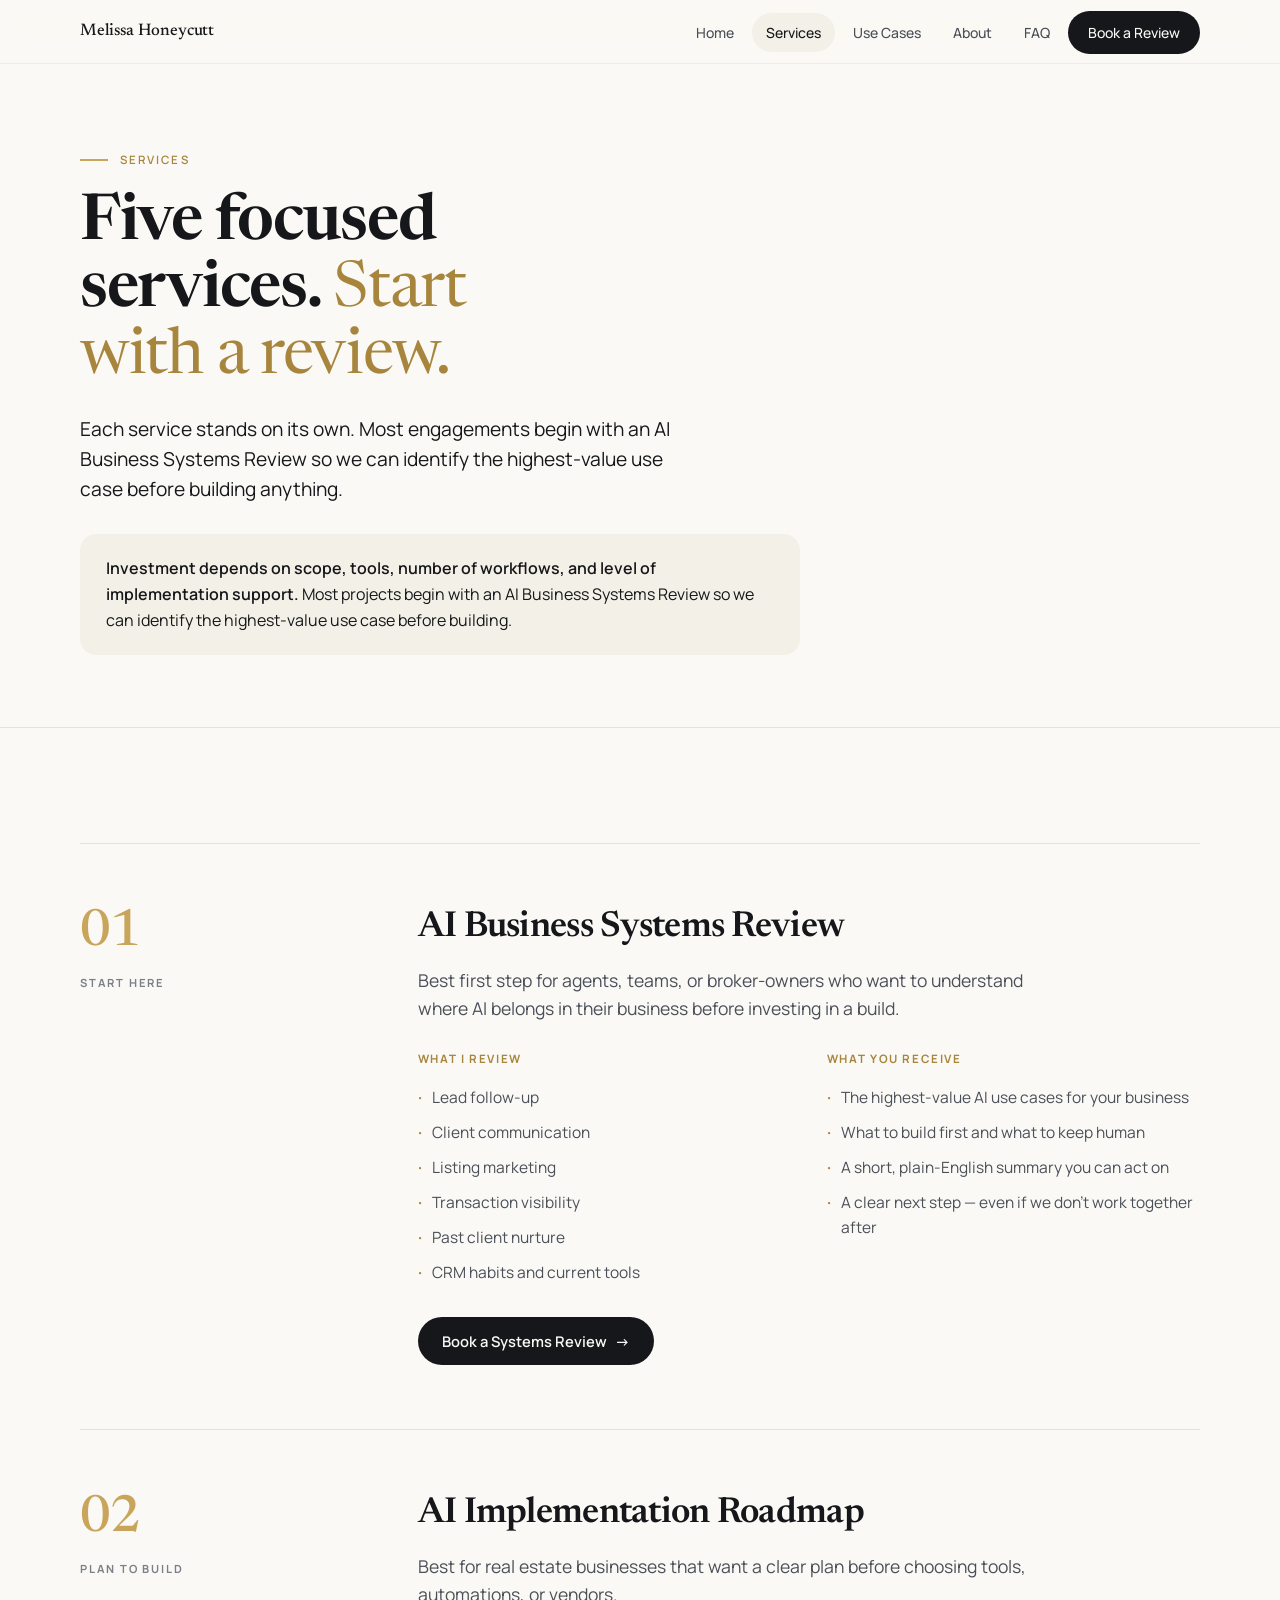
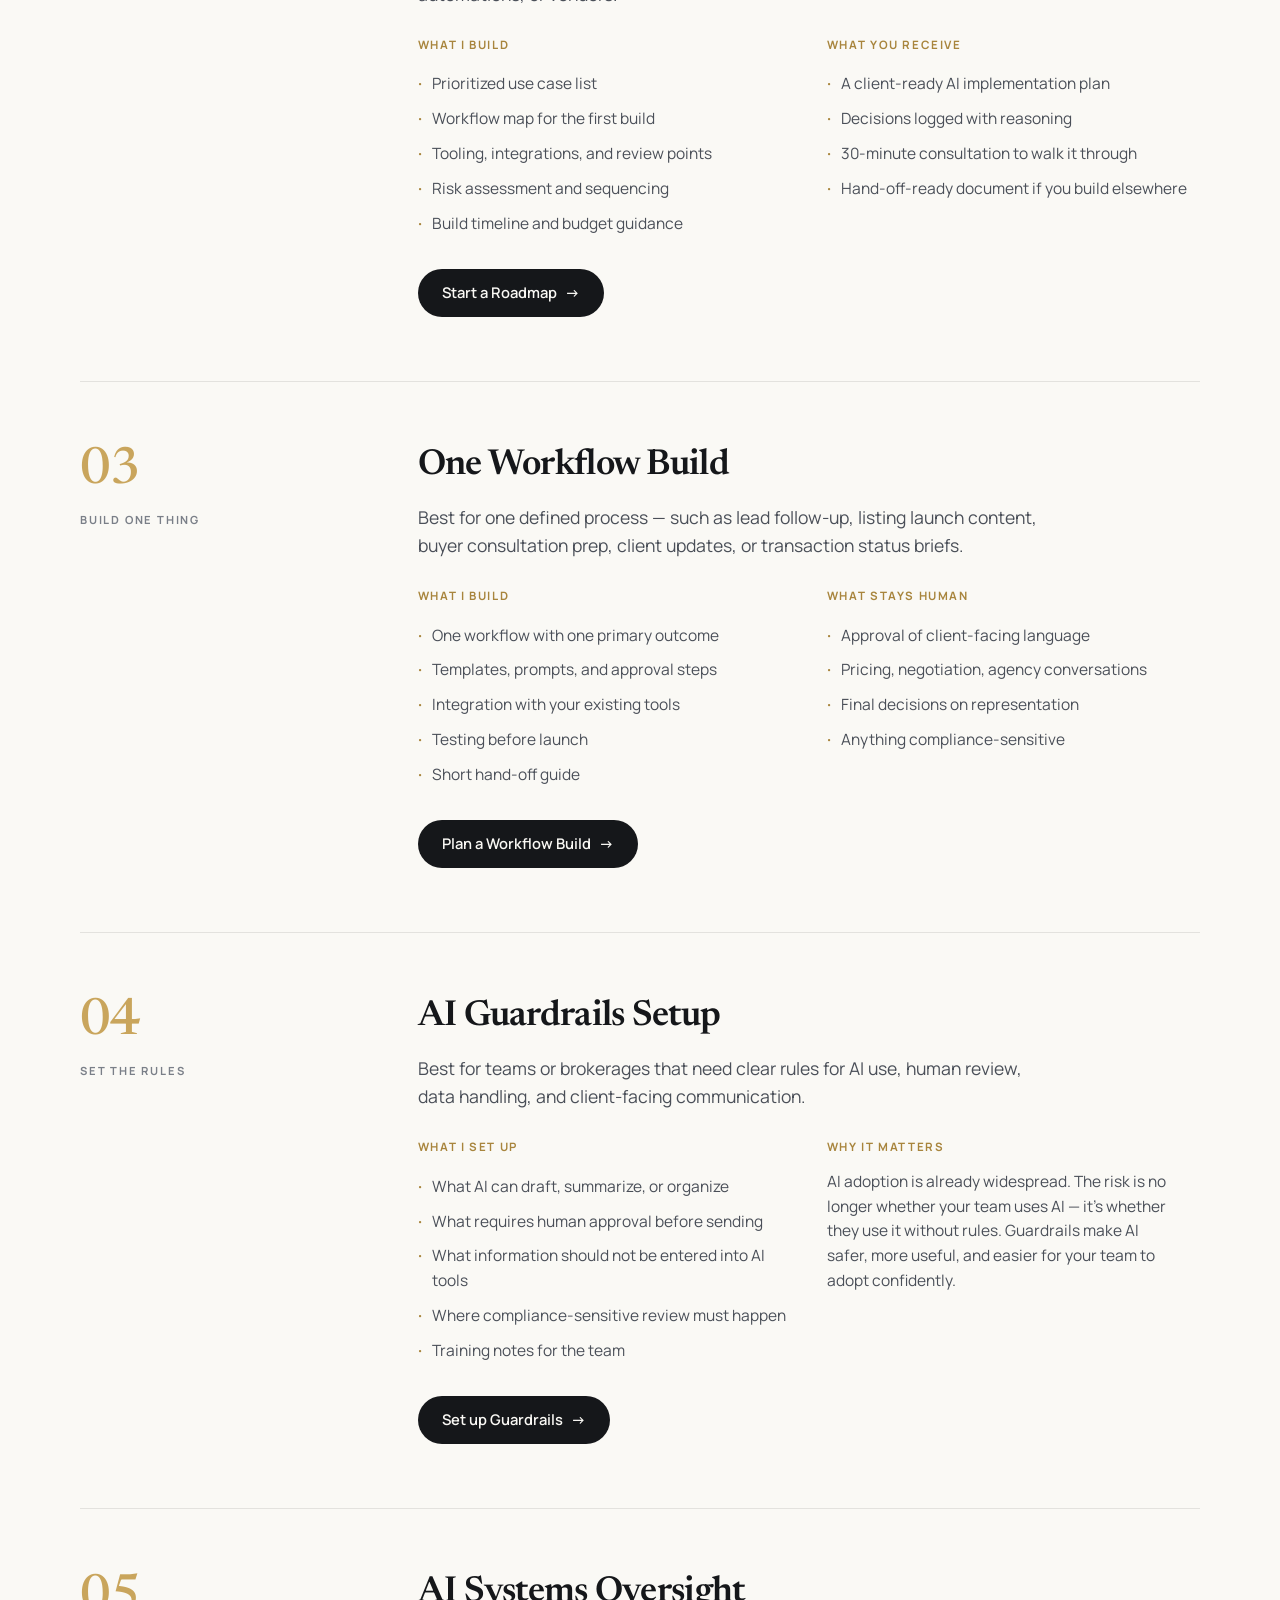
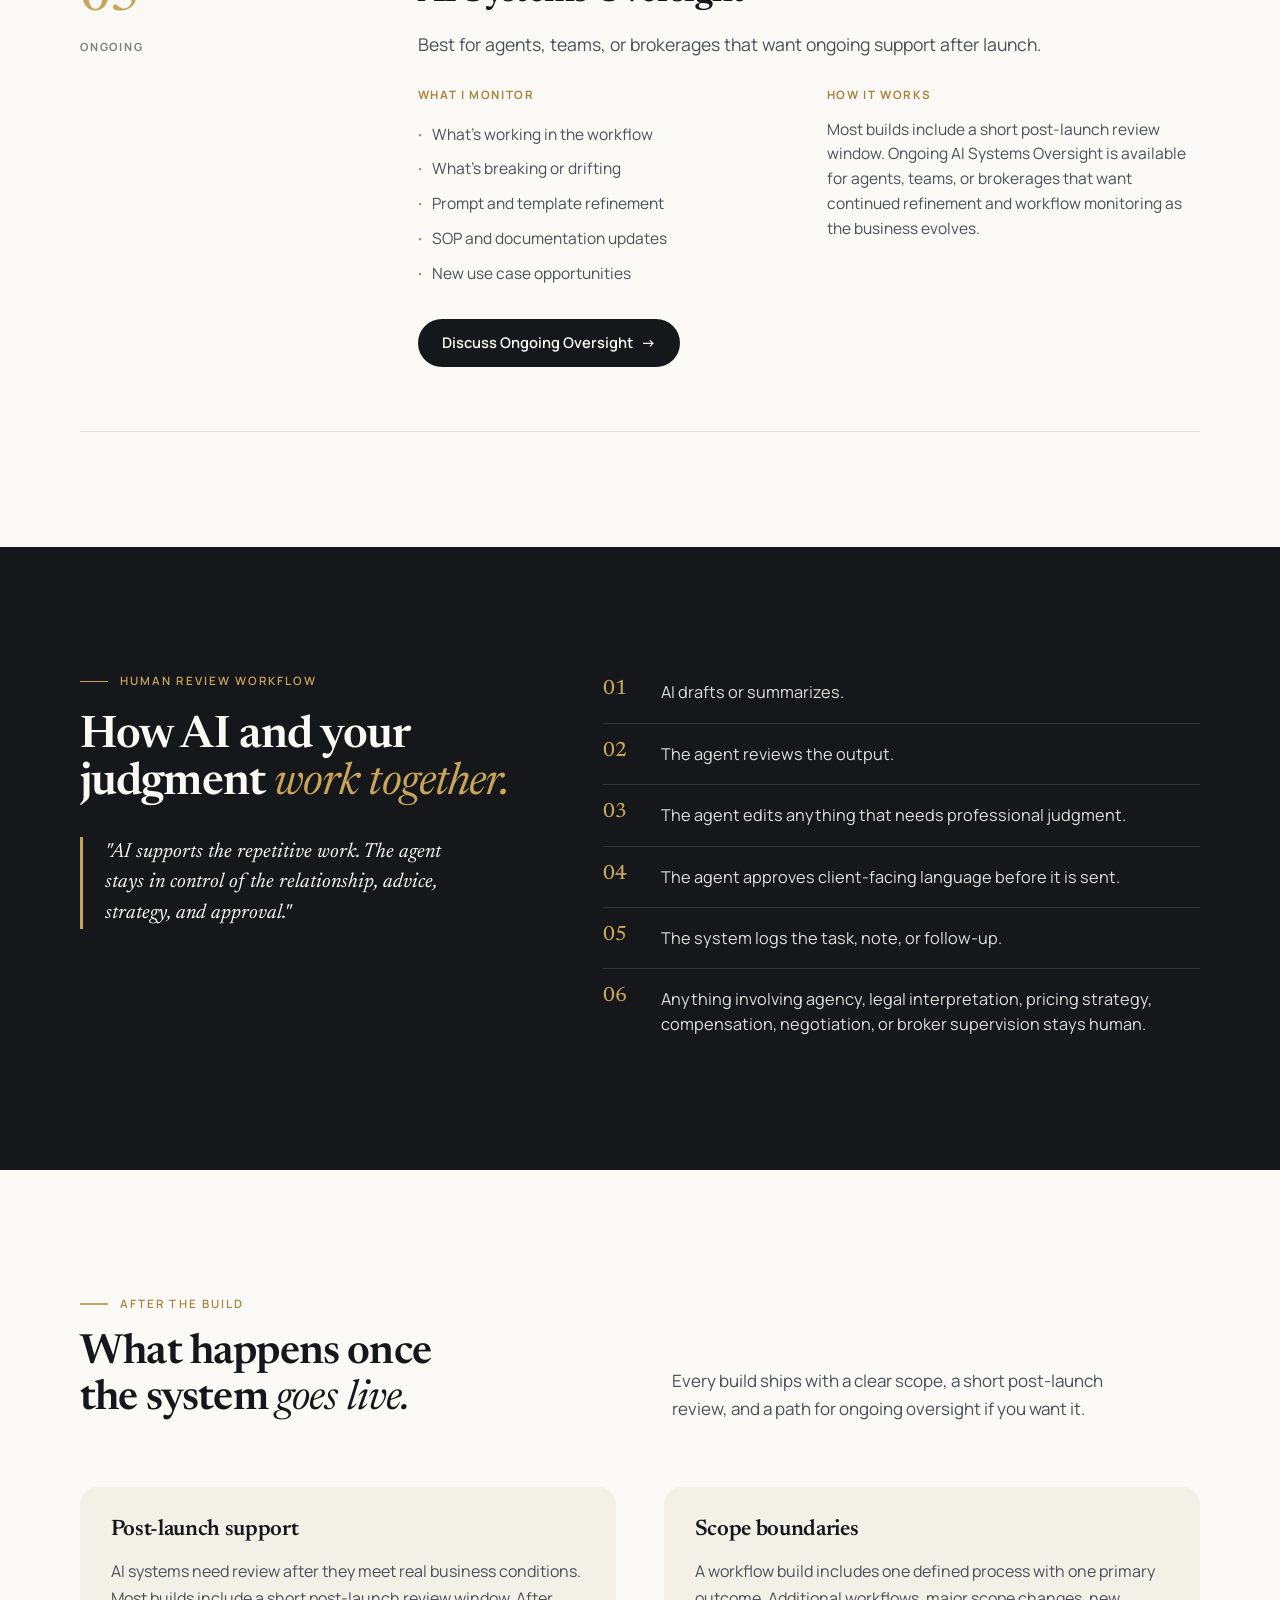
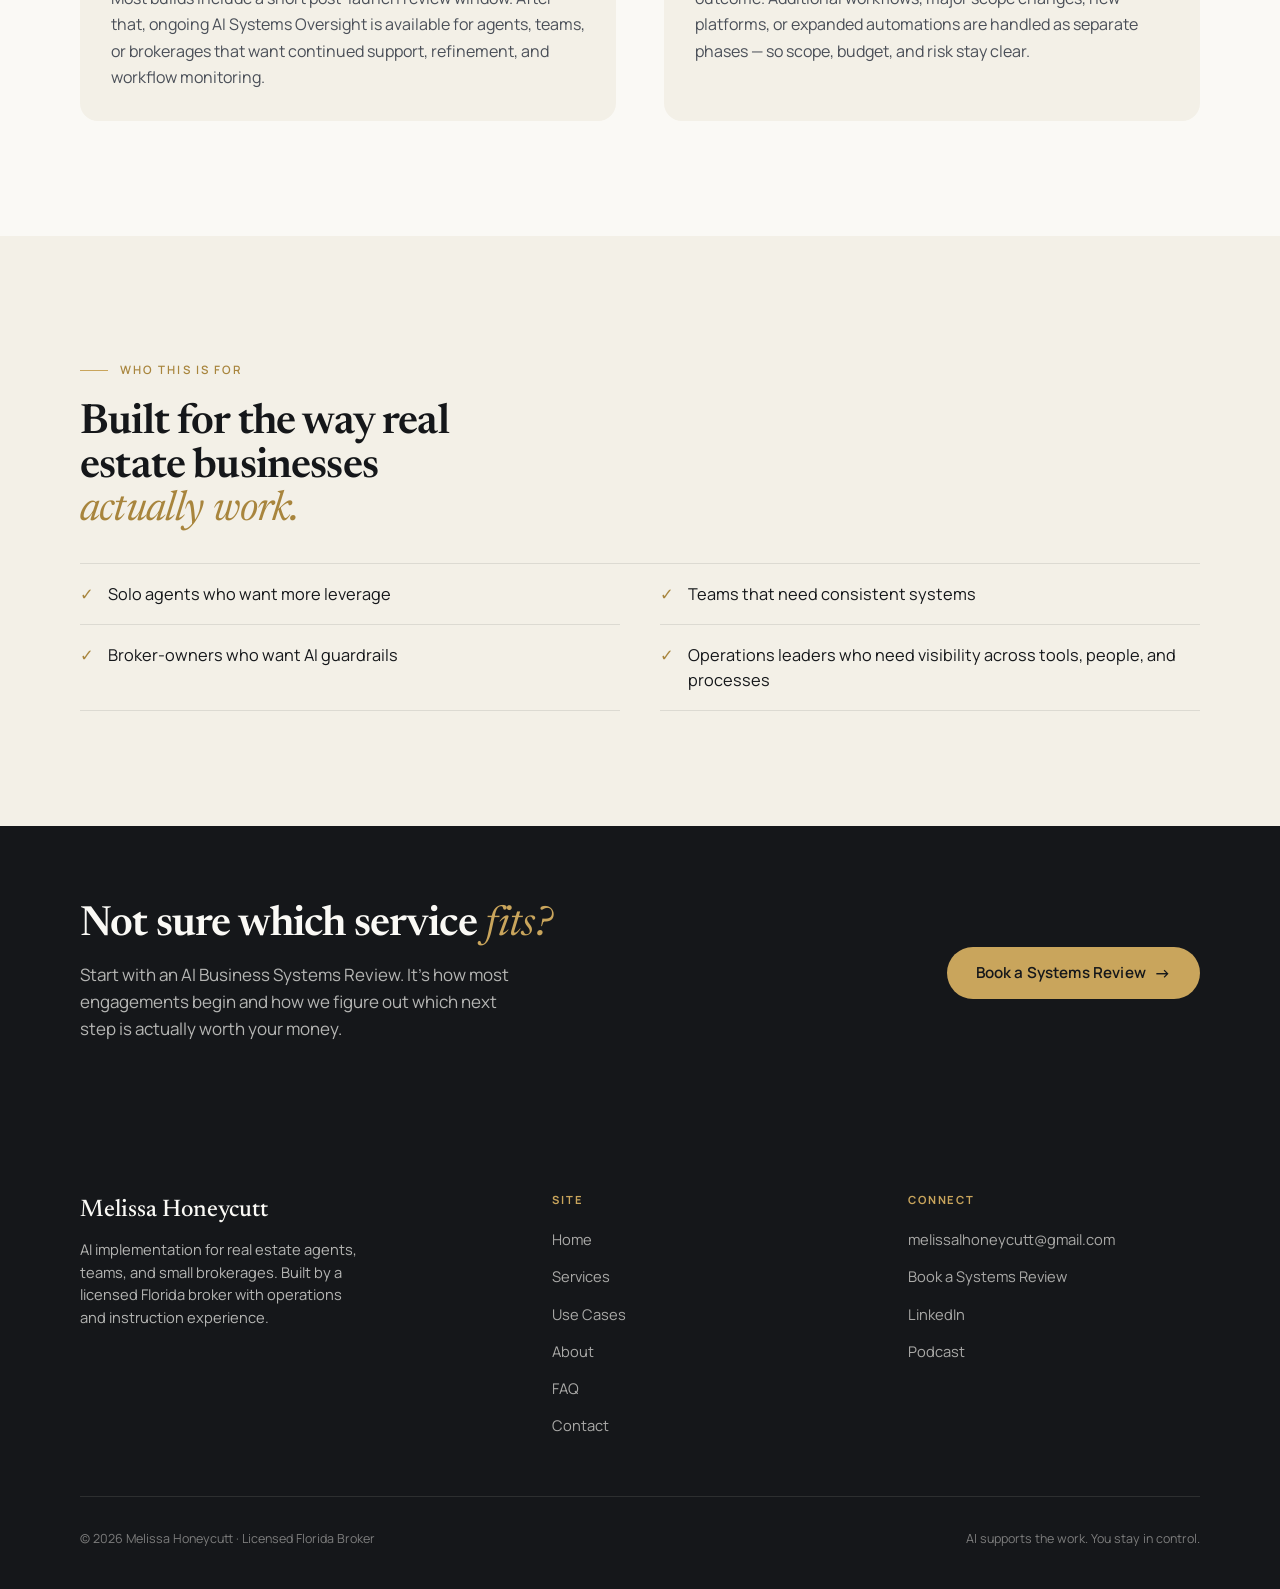
<file: services.html>
<!DOCTYPE html>
<html lang="en">
<head>
<meta charset="UTF-8">
<meta name="viewport" content="width=device-width, initial-scale=1.0">
<title>Services — AI Implementation for Real Estate Businesses | Melissa Honeycutt</title>
<meta name="description" content="Five focused AI implementation services for real estate agents, teams, and small brokerages: Systems Review, Implementation Roadmap, Workflow Build, Guardrails Setup, Systems Oversight.">
<link rel="canonical" href="https://melissahoneycutt.com/services.html">

<meta property="og:type" content="website">
<meta property="og:site_name" content="Melissa Honeycutt">
<meta property="og:title" content="Services - AI Implementation for Real Estate Businesses | Melissa Honeycutt">
<meta property="og:description" content="Five focused AI implementation services for real estate agents, teams, and small brokerages: Systems Review, Implementation Roadmap, Workflow Build, Guardrails Setup, Systems Oversight.">
<meta property="og:url" content="https://melissahoneycutt.com/services.html">
<meta property="og:image" content="https://melissahoneycutt.com/assets/images/melissa-honeycutt.png">
<meta property="og:image:alt" content="Portrait of Melissa Honeycutt, licensed Florida broker and AI implementation strategist">
<meta name="twitter:card" content="summary_large_image">
<meta name="twitter:title" content="Services - AI Implementation for Real Estate Businesses | Melissa Honeycutt">
<meta name="twitter:description" content="Five focused AI implementation services for real estate agents, teams, and small brokerages: Systems Review, Implementation Roadmap, Workflow Build, Guardrails Setup, Systems Oversight.">
<meta name="twitter:image" content="https://melissahoneycutt.com/assets/images/melissa-honeycutt.png">

<link rel="preconnect" href="https://fonts.googleapis.com">
<link rel="preconnect" href="https://fonts.gstatic.com" crossorigin>
<link href="https://fonts.googleapis.com/css2?family=Newsreader:ital,opsz,wght@0,6..72,400;0,6..72,500;0,6..72,600;0,6..72,700;1,6..72,400;1,6..72,500&family=Manrope:wght@400;500;600;700&display=swap" rel="stylesheet">
<link rel="stylesheet" href="styles.css">

<script type="application/ld+json">
{
  "@context": "https://schema.org",
  "@type": "ItemList",
  "itemListElement": [
    {"@type": "Service", "position": 1, "name": "AI Business Systems Review", "description": "A focused review of where AI can help inside your real estate business.", "provider": {"@type": "Person", "name": "Melissa Honeycutt"}},
    {"@type": "Service", "position": 2, "name": "AI Implementation Roadmap", "description": "A clear plan for what to build, what to automate, what to keep human, and what to do first.", "provider": {"@type": "Person", "name": "Melissa Honeycutt"}},
    {"@type": "Service", "position": 3, "name": "One Workflow Build", "description": "A focused build around one specific real estate business process.", "provider": {"@type": "Person", "name": "Melissa Honeycutt"}},
    {"@type": "Service", "position": 4, "name": "AI Guardrails Setup", "description": "Practical rules for AI use, human review, data handling, and client-facing communication.", "provider": {"@type": "Person", "name": "Melissa Honeycutt"}},
    {"@type": "Service", "position": 5, "name": "AI Systems Oversight", "description": "Ongoing support after an AI workflow or system is launched.", "provider": {"@type": "Person", "name": "Melissa Honeycutt"}}
  ]
}
</script>

<style>
  .page-hero {
    padding-top: clamp(3rem, 6vw, 5rem);
    padding-bottom: clamp(3rem, 6vw, 4.5rem);
    border-bottom: 1px solid var(--border);
  }
  .page-hero h1 {
    font-size: clamp(2.4rem, 5vw, 4rem);
    line-height: 1.04;
    max-width: 14ch;
    margin-bottom: 24px;
  }
  .page-hero h1 em { color: var(--gold-deep); font-style: normal; }
  .page-hero .lede { max-width: 52ch; font-size: clamp(1.1rem, 1.5vw, 1.25rem); color: var(--ink); }

  .invest-note {
    background: var(--cream-warm);
    border-radius: 16px;
    padding: 22px 26px;
    margin-top: 30px;
    font-size: 1rem;
    color: var(--ink);
    line-height: 1.6;
    max-width: 720px;
  }
  .invest-note strong { font-weight: 600; }

  /* Services list — long-form */
  .svc { background: var(--cream); }
  .svc-item {
    padding: clamp(2.5rem, 5vw, 4rem) 0;
    border-bottom: 1px solid var(--border);
    display: grid;
    grid-template-columns: 0.7fr 2fr;
    gap: clamp(2rem, 5vw, 4rem);
    align-items: start;
  }
  .svc-item:first-child { border-top: 1px solid var(--border); }
  .svc-num {
    font-family: 'Newsreader', serif;
    font-size: clamp(2.4rem, 4vw, 3.6rem);
    color: var(--gold);
    line-height: 1;
    font-weight: 500;
    letter-spacing: -0.02em;
  }
  .svc-tag {
    display: block;
    font-family: 'Manrope', sans-serif;
    font-size: 0.7rem;
    font-weight: 700;
    letter-spacing: 0.16em;
    text-transform: uppercase;
    color: var(--ink-mute);
    margin-top: 14px;
  }
  .svc-name {
    font-family: 'Newsreader', serif;
    font-size: clamp(1.8rem, 2.8vw, 2.3rem);
    font-weight: 600;
    line-height: 1.1;
    letter-spacing: -0.02em;
    margin-bottom: 18px;
    color: var(--ink);
  }
  .svc-best {
    font-size: 1.1rem;
    color: var(--ink-soft);
    line-height: 1.6;
    margin-bottom: 28px;
    max-width: 58ch;
  }
  .svc-grid {
    display: grid;
    grid-template-columns: 1fr 1fr;
    gap: 28px 36px;
    margin-bottom: 28px;
  }
  .svc-block h4 {
    font-family: 'Manrope', sans-serif;
    font-size: 0.72rem;
    font-weight: 700;
    letter-spacing: 0.14em;
    text-transform: uppercase;
    color: var(--gold-deep);
    margin-bottom: 12px;
  }
  .svc-block p, .svc-block li {
    font-size: 0.97rem;
    color: var(--ink-soft);
    line-height: 1.6;
  }
  .svc-block ul li {
    padding: 5px 0;
    display: flex;
    gap: 10px;
  }
  .svc-block ul li::before {
    content: '·';
    color: var(--gold-deep);
    font-weight: 700;
    flex-shrink: 0;
  }
  .svc-cta {
    display: inline-flex;
    align-items: center;
    gap: 8px;
    min-height: 48px;
    padding: 0 24px;
    background: var(--ink);
    color: var(--cream);
    font-size: 0.92rem;
    font-weight: 600;
    border-radius: 999px;
    transition: background 0.15s;
  }
  .svc-cta:hover { background: #000; }
  .svc-cta .arrow { transition: transform 0.15s; }
  .svc-cta:hover .arrow { transform: translateX(3px); }
  @media (max-width: 820px) {
    .svc-item { grid-template-columns: 1fr; gap: 1.5rem; }
    .svc-grid { grid-template-columns: 1fr; gap: 20px; }
  }

  /* Human Review Workflow */
  .hrw { background: var(--ink); color: var(--cream); }
  .hrw .eyebrow { color: var(--gold); }
  .hrw .eyebrow::before { background: var(--gold); }
  .hrw h2 {
    color: var(--cream);
    font-size: clamp(2rem, 3.6vw, 2.8rem);
    line-height: 1.05;
    margin-bottom: 30px;
    max-width: 18ch;
  }
  .hrw h2 em { color: var(--gold); }
  .hrw-grid {
    display: grid;
    grid-template-columns: 1fr 1.3fr;
    gap: clamp(2rem, 5vw, 4rem);
    align-items: start;
  }
  .hrw-pull {
    font-family: 'Newsreader', serif;
    font-size: clamp(1.15rem, 1.6vw, 1.35rem);
    line-height: 1.5;
    color: var(--cream);
    border-left: 3px solid var(--gold);
    padding-left: 22px;
    max-width: 36ch;
    font-style: italic;
  }
  .hrw-steps {
    counter-reset: step;
  }
  .hrw-steps li {
    counter-increment: step;
    padding: 18px 0;
    border-bottom: 1px solid rgba(250,249,245,0.12);
    font-size: 1.02rem;
    color: rgba(250,249,245,0.88);
    line-height: 1.5;
    display: flex;
    gap: 22px;
    align-items: flex-start;
  }
  .hrw-steps li::before {
    content: counter(step, decimal-leading-zero);
    font-family: 'Newsreader', serif;
    font-size: 1.3rem;
    font-weight: 500;
    color: var(--gold);
    line-height: 1;
    flex-shrink: 0;
    width: 36px;
  }
  .hrw-steps li:last-child { border-bottom: none; }
  @media (max-width: 820px) { .hrw-grid { grid-template-columns: 1fr; } }

  /* Post-launch + scope */
  .post { background: var(--cream); }
  .post-grid {
    display: grid;
    grid-template-columns: 1fr 1fr;
    gap: clamp(2rem, 4vw, 3rem);
  }
  .post-card {
    background: var(--cream-warm);
    border-radius: 18px;
    padding: clamp(1.75rem, 2.4vw, 2.25rem);
  }
  .post-card h3 {
    font-family: 'Newsreader', serif;
    font-size: 1.4rem;
    font-weight: 600;
    line-height: 1.2;
    margin-bottom: 14px;
    letter-spacing: -0.015em;
  }
  .post-card p {
    font-size: 1rem;
    color: var(--ink-soft);
    line-height: 1.65;
  }
  @media (max-width: 720px) { .post-grid { grid-template-columns: 1fr; } }

  /* Who this is for */
  .who { background: var(--cream-warm); }
  .who h2 { font-size: clamp(2rem, 3.6vw, 2.6rem); line-height: 1.05; margin-bottom: 30px; max-width: 18ch; }
  .who h2 em { color: var(--gold-deep); }
  .who-list {
    display: grid;
    grid-template-columns: repeat(2, 1fr);
    gap: 0 40px;
    border-top: 1px solid var(--border);
  }
  .who-list li {
    padding: 18px 0;
    border-bottom: 1px solid var(--border);
    font-size: 1.02rem;
    color: var(--ink);
    line-height: 1.5;
    display: flex;
    gap: 14px;
    align-items: flex-start;
  }
  .who-list li::before {
    content: '✓';
    color: var(--gold-deep);
    font-weight: 700;
    flex-shrink: 0;
  }
  @media (max-width: 720px) { .who-list { grid-template-columns: 1fr; } }

  /* CTA */
  .cta-strip { background: var(--ink); color: var(--cream); padding: clamp(3rem, 6vw, 5rem) 0; }
  .cta-strip-inner {
    display: grid;
    grid-template-columns: 1.4fr auto;
    gap: 2rem;
    align-items: center;
  }
  .cta-strip h2 { color: var(--cream); font-size: clamp(1.8rem, 3.4vw, 2.6rem); max-width: 22ch; }
  .cta-strip h2 em { color: var(--gold); }
  .cta-strip p { color: rgba(250,249,245,0.7); max-width: 44ch; margin-top: 12px; }
  @media (max-width: 720px) { .cta-strip-inner { grid-template-columns: 1fr; } }
</style>
</head>
<body>

<a href="#main" class="skip-link">Skip to content</a>

<header class="nav" id="nav">
  <div class="nav-inner">
    <a href="/" class="nav-brand">Melissa Honeycutt</a>
    <nav aria-label="Primary">
      <ul class="nav-links">
        <li><a href="/">Home</a></li>
        <li><a href="services.html" aria-current="page">Services</a></li>
        <li><a href="use-cases.html">Use Cases</a></li>
        <li><a href="about.html">About</a></li>
        <li><a href="faq.html">FAQ</a></li>
        <li><a href="contact.html" class="nav-cta">Book a Review</a></li>
      </ul>
    </nav>
    <button class="nav-toggle" aria-label="Menu" aria-expanded="false" onclick="document.getElementById('nav').classList.toggle('open'); this.setAttribute('aria-expanded', document.getElementById('nav').classList.contains('open'))">Menu</button>
  </div>
</header>

<main id="main">

<!-- PAGE HERO ───────────────────────────────────────────────────── -->
<section class="page-hero">
  <div class="wrap">
    <div class="eyebrow" style="margin-bottom: 22px;">Services</div>
    <h1>Five focused services. <em>Start with a review.</em></h1>
    <p class="lede">Each service stands on its own. Most engagements begin with an AI Business Systems Review so we can identify the highest-value use case before building anything.</p>
    <div class="invest-note">
      <strong>Investment depends on scope, tools, number of workflows, and level of implementation support.</strong> Most projects begin with an AI Business Systems Review so we can identify the highest-value use case before building.
    </div>
  </div>
</section>

<!-- SERVICES LONG-FORM ──────────────────────────────────────────── -->
<section class="svc">
  <div class="wrap">

    <!-- 01 REVIEW -->
    <article class="svc-item" id="review">
      <div>
        <div class="svc-num">01</div>
        <span class="svc-tag">Start here</span>
      </div>
      <div>
        <h2 class="svc-name">AI Business Systems Review</h2>
        <p class="svc-best">Best first step for agents, teams, or broker-owners who want to understand where AI belongs in their business before investing in a build.</p>
        <div class="svc-grid">
          <div class="svc-block">
            <h4>What I review</h4>
            <ul>
              <li>Lead follow-up</li>
              <li>Client communication</li>
              <li>Listing marketing</li>
              <li>Transaction visibility</li>
              <li>Past client nurture</li>
              <li>CRM habits and current tools</li>
            </ul>
          </div>
          <div class="svc-block">
            <h4>What you receive</h4>
            <ul>
              <li>The highest-value AI use cases for your business</li>
              <li>What to build first and what to keep human</li>
              <li>A short, plain-English summary you can act on</li>
              <li>A clear next step — even if we don't work together after</li>
            </ul>
          </div>
        </div>
        <a href="contact.html" class="svc-cta">Book a Systems Review <span class="arrow">→</span></a>
      </div>
    </article>

    <!-- 02 ROADMAP -->
    <article class="svc-item" id="roadmap">
      <div>
        <div class="svc-num">02</div>
        <span class="svc-tag">Plan to build</span>
      </div>
      <div>
        <h2 class="svc-name">AI Implementation Roadmap</h2>
        <p class="svc-best">Best for real estate businesses that want a clear plan before choosing tools, automations, or vendors.</p>
        <div class="svc-grid">
          <div class="svc-block">
            <h4>What I build</h4>
            <ul>
              <li>Prioritized use case list</li>
              <li>Workflow map for the first build</li>
              <li>Tooling, integrations, and review points</li>
              <li>Risk assessment and sequencing</li>
              <li>Build timeline and budget guidance</li>
            </ul>
          </div>
          <div class="svc-block">
            <h4>What you receive</h4>
            <ul>
              <li>A client-ready AI implementation plan</li>
              <li>Decisions logged with reasoning</li>
              <li>30-minute consultation to walk it through</li>
              <li>Hand-off-ready document if you build elsewhere</li>
            </ul>
          </div>
        </div>
        <a href="contact.html" class="svc-cta">Start a Roadmap <span class="arrow">→</span></a>
      </div>
    </article>

    <!-- 03 WORKFLOW -->
    <article class="svc-item" id="workflow">
      <div>
        <div class="svc-num">03</div>
        <span class="svc-tag">Build one thing</span>
      </div>
      <div>
        <h2 class="svc-name">One Workflow Build</h2>
        <p class="svc-best">Best for one defined process — such as lead follow-up, listing launch content, buyer consultation prep, client updates, or transaction status briefs.</p>
        <div class="svc-grid">
          <div class="svc-block">
            <h4>What I build</h4>
            <ul>
              <li>One workflow with one primary outcome</li>
              <li>Templates, prompts, and approval steps</li>
              <li>Integration with your existing tools</li>
              <li>Testing before launch</li>
              <li>Short hand-off guide</li>
            </ul>
          </div>
          <div class="svc-block">
            <h4>What stays human</h4>
            <ul>
              <li>Approval of client-facing language</li>
              <li>Pricing, negotiation, agency conversations</li>
              <li>Final decisions on representation</li>
              <li>Anything compliance-sensitive</li>
            </ul>
          </div>
        </div>
        <a href="contact.html" class="svc-cta">Plan a Workflow Build <span class="arrow">→</span></a>
      </div>
    </article>

    <!-- 04 GUARDRAILS -->
    <article class="svc-item" id="guardrails">
      <div>
        <div class="svc-num">04</div>
        <span class="svc-tag">Set the rules</span>
      </div>
      <div>
        <h2 class="svc-name">AI Guardrails Setup</h2>
        <p class="svc-best">Best for teams or brokerages that need clear rules for AI use, human review, data handling, and client-facing communication.</p>
        <div class="svc-grid">
          <div class="svc-block">
            <h4>What I set up</h4>
            <ul>
              <li>What AI can draft, summarize, or organize</li>
              <li>What requires human approval before sending</li>
              <li>What information should not be entered into AI tools</li>
              <li>Where compliance-sensitive review must happen</li>
              <li>Training notes for the team</li>
            </ul>
          </div>
          <div class="svc-block">
            <h4>Why it matters</h4>
            <p>AI adoption is already widespread. The risk is no longer whether your team uses AI — it's whether they use it without rules. Guardrails make AI safer, more useful, and easier for your team to adopt confidently.</p>
          </div>
        </div>
        <a href="contact.html" class="svc-cta">Set up Guardrails <span class="arrow">→</span></a>
      </div>
    </article>

    <!-- 05 OVERSIGHT -->
    <article class="svc-item" id="oversight">
      <div>
        <div class="svc-num">05</div>
        <span class="svc-tag">Ongoing</span>
      </div>
      <div>
        <h2 class="svc-name">AI Systems Oversight</h2>
        <p class="svc-best">Best for agents, teams, or brokerages that want ongoing support after launch.</p>
        <div class="svc-grid">
          <div class="svc-block">
            <h4>What I monitor</h4>
            <ul>
              <li>What's working in the workflow</li>
              <li>What's breaking or drifting</li>
              <li>Prompt and template refinement</li>
              <li>SOP and documentation updates</li>
              <li>New use case opportunities</li>
            </ul>
          </div>
          <div class="svc-block">
            <h4>How it works</h4>
            <p>Most builds include a short post-launch review window. Ongoing AI Systems Oversight is available for agents, teams, or brokerages that want continued refinement and workflow monitoring as the business evolves.</p>
          </div>
        </div>
        <a href="contact.html" class="svc-cta">Discuss Ongoing Oversight <span class="arrow">→</span></a>
      </div>
    </article>

  </div>
</section>

<!-- HUMAN REVIEW WORKFLOW ───────────────────────────────────────── -->
<section class="hrw">
  <div class="wrap">
    <div class="hrw-grid">
      <div>
        <div class="eyebrow" style="margin-bottom: 22px;">Human Review Workflow</div>
        <h2>How AI and your judgment <em>work together.</em></h2>
        <blockquote class="hrw-pull">"AI supports the repetitive work. The agent stays in control of the relationship, advice, strategy, and approval."</blockquote>
      </div>
      <ol class="hrw-steps">
        <li>AI drafts or summarizes.</li>
        <li>The agent reviews the output.</li>
        <li>The agent edits anything that needs professional judgment.</li>
        <li>The agent approves client-facing language before it is sent.</li>
        <li>The system logs the task, note, or follow-up.</li>
        <li>Anything involving agency, legal interpretation, pricing strategy, compensation, negotiation, or broker supervision stays human.</li>
      </ol>
    </div>
  </div>
</section>

<!-- POST-LAUNCH + SCOPE ─────────────────────────────────────────── -->
<section class="post">
  <div class="wrap">
    <div class="section-head">
      <div class="head-l">
        <div class="eyebrow">After the build</div>
        <h2>What happens once the system <em>goes live.</em></h2>
      </div>
      <div class="head-r">
        <p>Every build ships with a clear scope, a short post-launch review, and a path for ongoing oversight if you want it.</p>
      </div>
    </div>
    <div class="post-grid">
      <div class="post-card">
        <h3>Post-launch support</h3>
        <p>AI systems need review after they meet real business conditions. Most builds include a short post-launch review window. After that, ongoing AI Systems Oversight is available for agents, teams, or brokerages that want continued support, refinement, and workflow monitoring.</p>
      </div>
      <div class="post-card">
        <h3>Scope boundaries</h3>
        <p>A workflow build includes one defined process with one primary outcome. Additional workflows, major scope changes, new platforms, or expanded automations are handled as separate phases — so scope, budget, and risk stay clear.</p>
      </div>
    </div>
  </div>
</section>

<!-- WHO THIS IS FOR ─────────────────────────────────────────────── -->
<section class="who">
  <div class="wrap">
    <div class="eyebrow" style="margin-bottom: 22px;">Who this is for</div>
    <h2>Built for the way real estate businesses <em>actually work.</em></h2>
    <ul class="who-list">
      <li>Solo agents who want more leverage</li>
      <li>Teams that need consistent systems</li>
      <li>Broker-owners who want AI guardrails</li>
      <li>Operations leaders who need visibility across tools, people, and processes</li>
    </ul>
  </div>
</section>

<!-- CTA ─────────────────────────────────────────────────────────── -->
<section class="cta-strip">
  <div class="wrap cta-strip-inner">
    <div>
      <h2>Not sure which service <em>fits?</em></h2>
      <p>Start with an AI Business Systems Review. It's how most engagements begin and how we figure out which next step is actually worth your money.</p>
    </div>
    <a href="contact.html" class="btn btn-gold">Book a Systems Review <span class="arrow">→</span></a>
  </div>
</section>

</main>

<footer>
  <div class="wrap">
    <div class="footer-grid">
      <div class="footer-brand">
        <div class="footer-name">Melissa Honeycutt</div>
        <p class="footer-tag">AI implementation for real estate agents, teams, and small brokerages. Built by a licensed Florida broker with operations and instruction experience.</p>
      </div>
      <div class="footer-col">
        <h4>Site</h4>
        <ul>
          <li><a href="/">Home</a></li>
          <li><a href="services.html">Services</a></li>
          <li><a href="use-cases.html">Use Cases</a></li>
          <li><a href="about.html">About</a></li>
          <li><a href="faq.html">FAQ</a></li>
          <li><a href="contact.html">Contact</a></li>
        </ul>
      </div>
      <div class="footer-col">
        <h4>Connect</h4>
        <ul>
          <li><a href="mailto:melissalhoneycutt@gmail.com">melissalhoneycutt@gmail.com</a></li>
          <li><a href="contact.html">Book a Systems Review</a></li>
          <li><a href="https://www.linkedin.com/in/melissahoneycutt/" target="_blank" rel="noopener">LinkedIn</a></li>
          <li><a href="https://www.youtube.com/@HotFlashHomePod" target="_blank" rel="noopener">Podcast</a></li>
        </ul>
      </div>
    </div>
    <div class="footer-base">
      <div>© 2026 Melissa Honeycutt · Licensed Florida Broker</div>
      <div>AI supports the work. You stay in control.</div>
    </div>
  </div>
</footer>

</body>
</html>
</file>
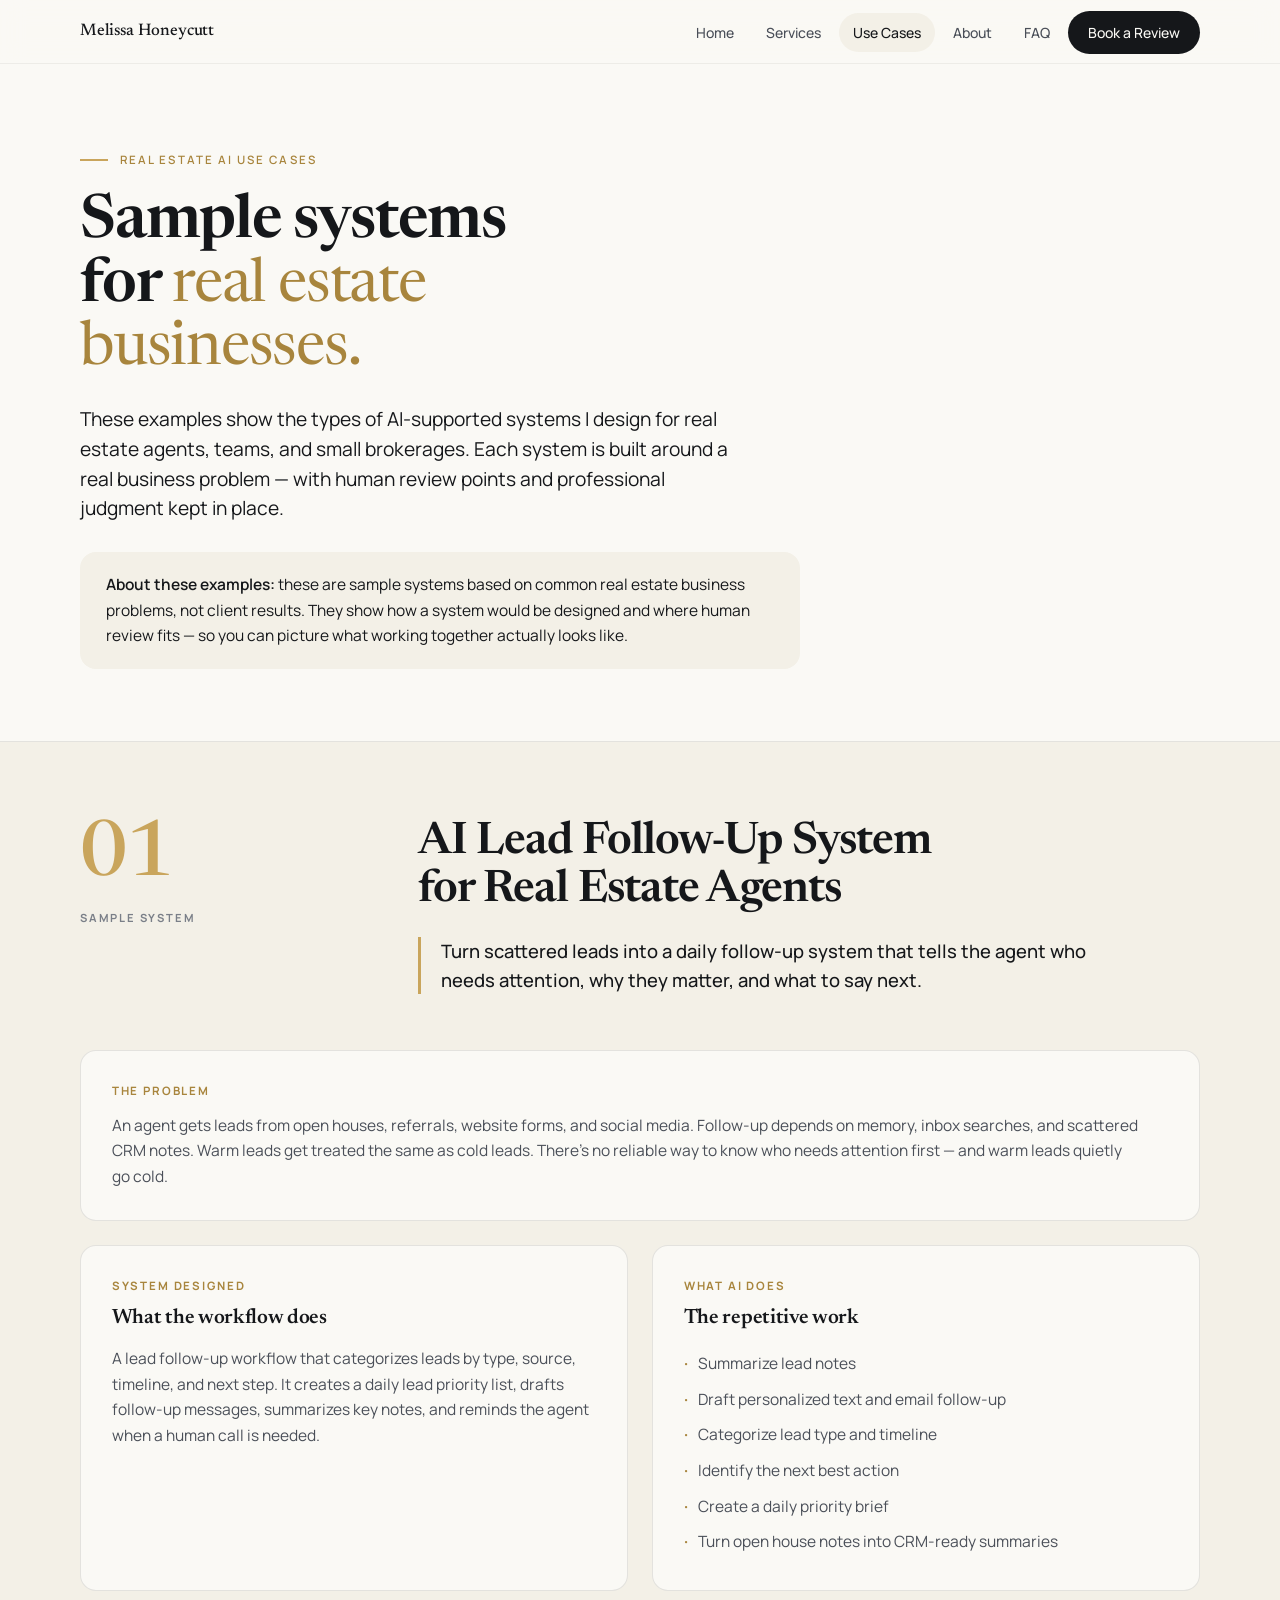
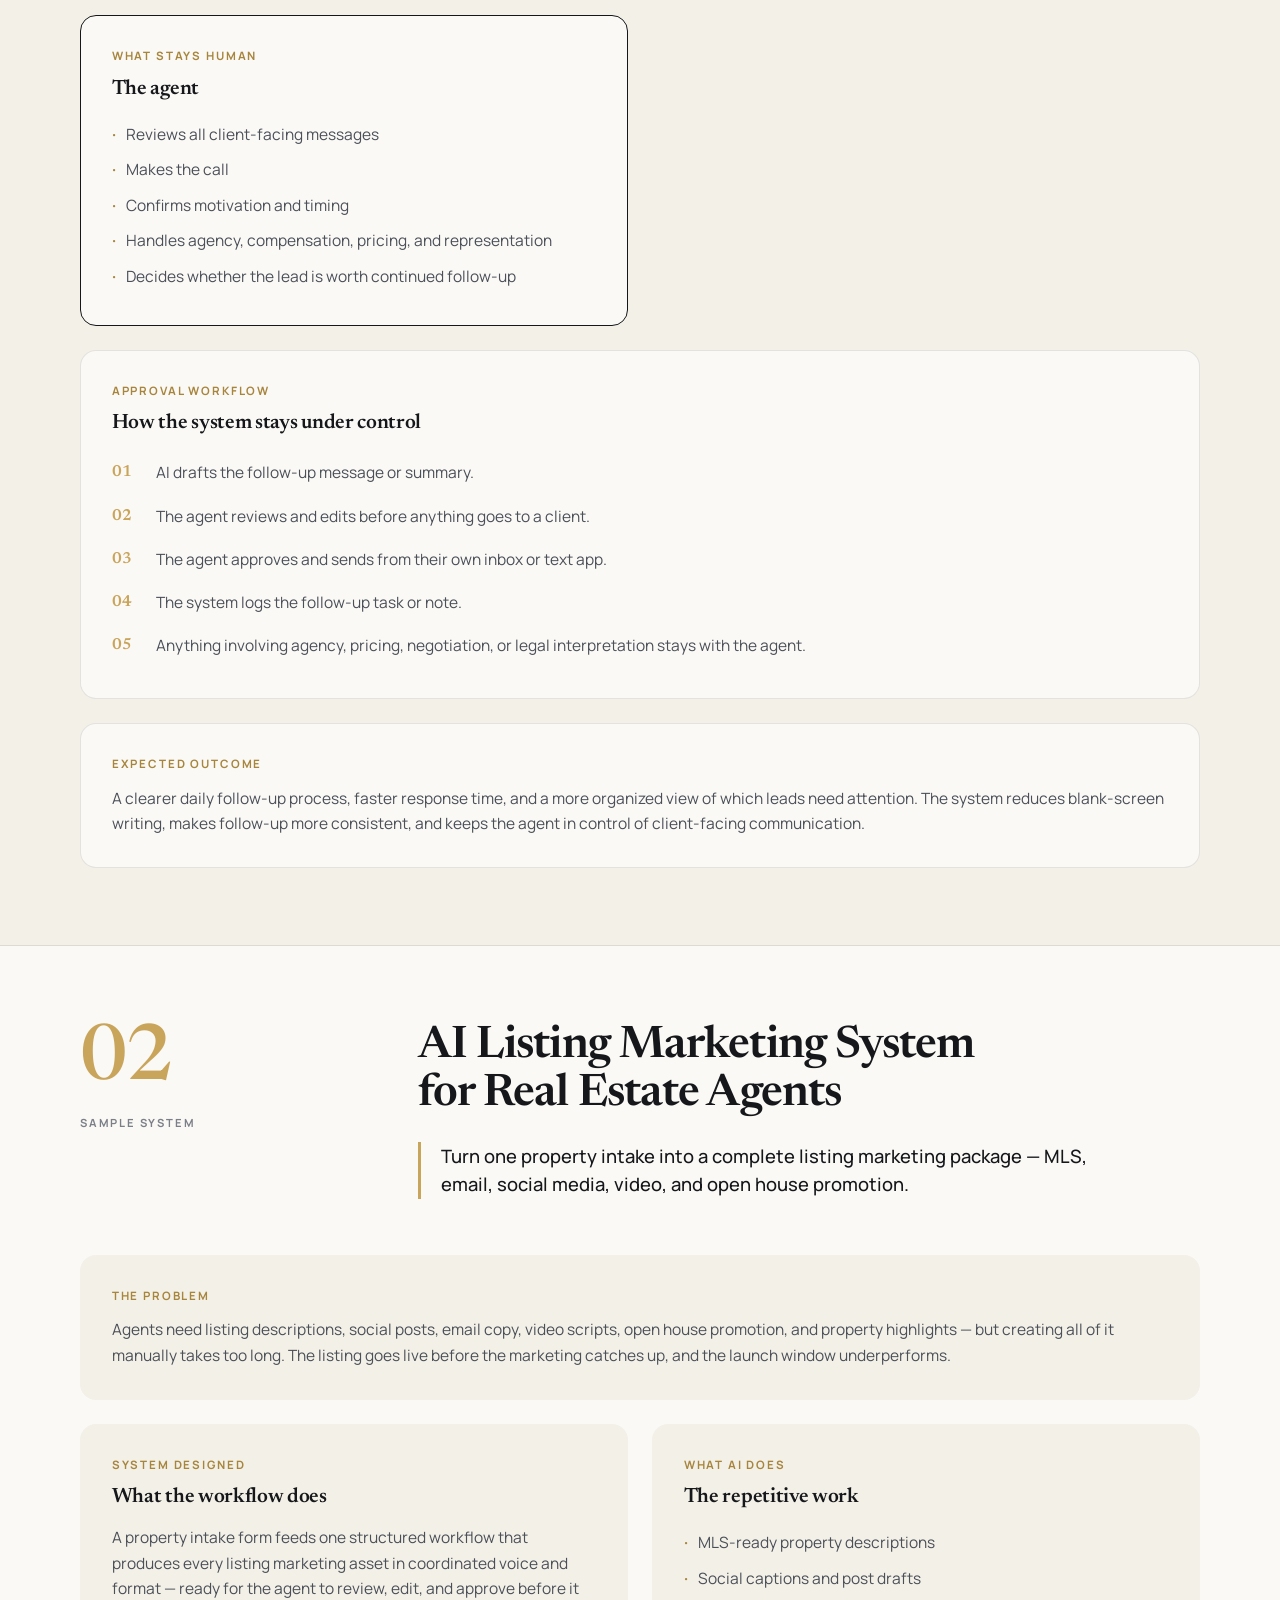
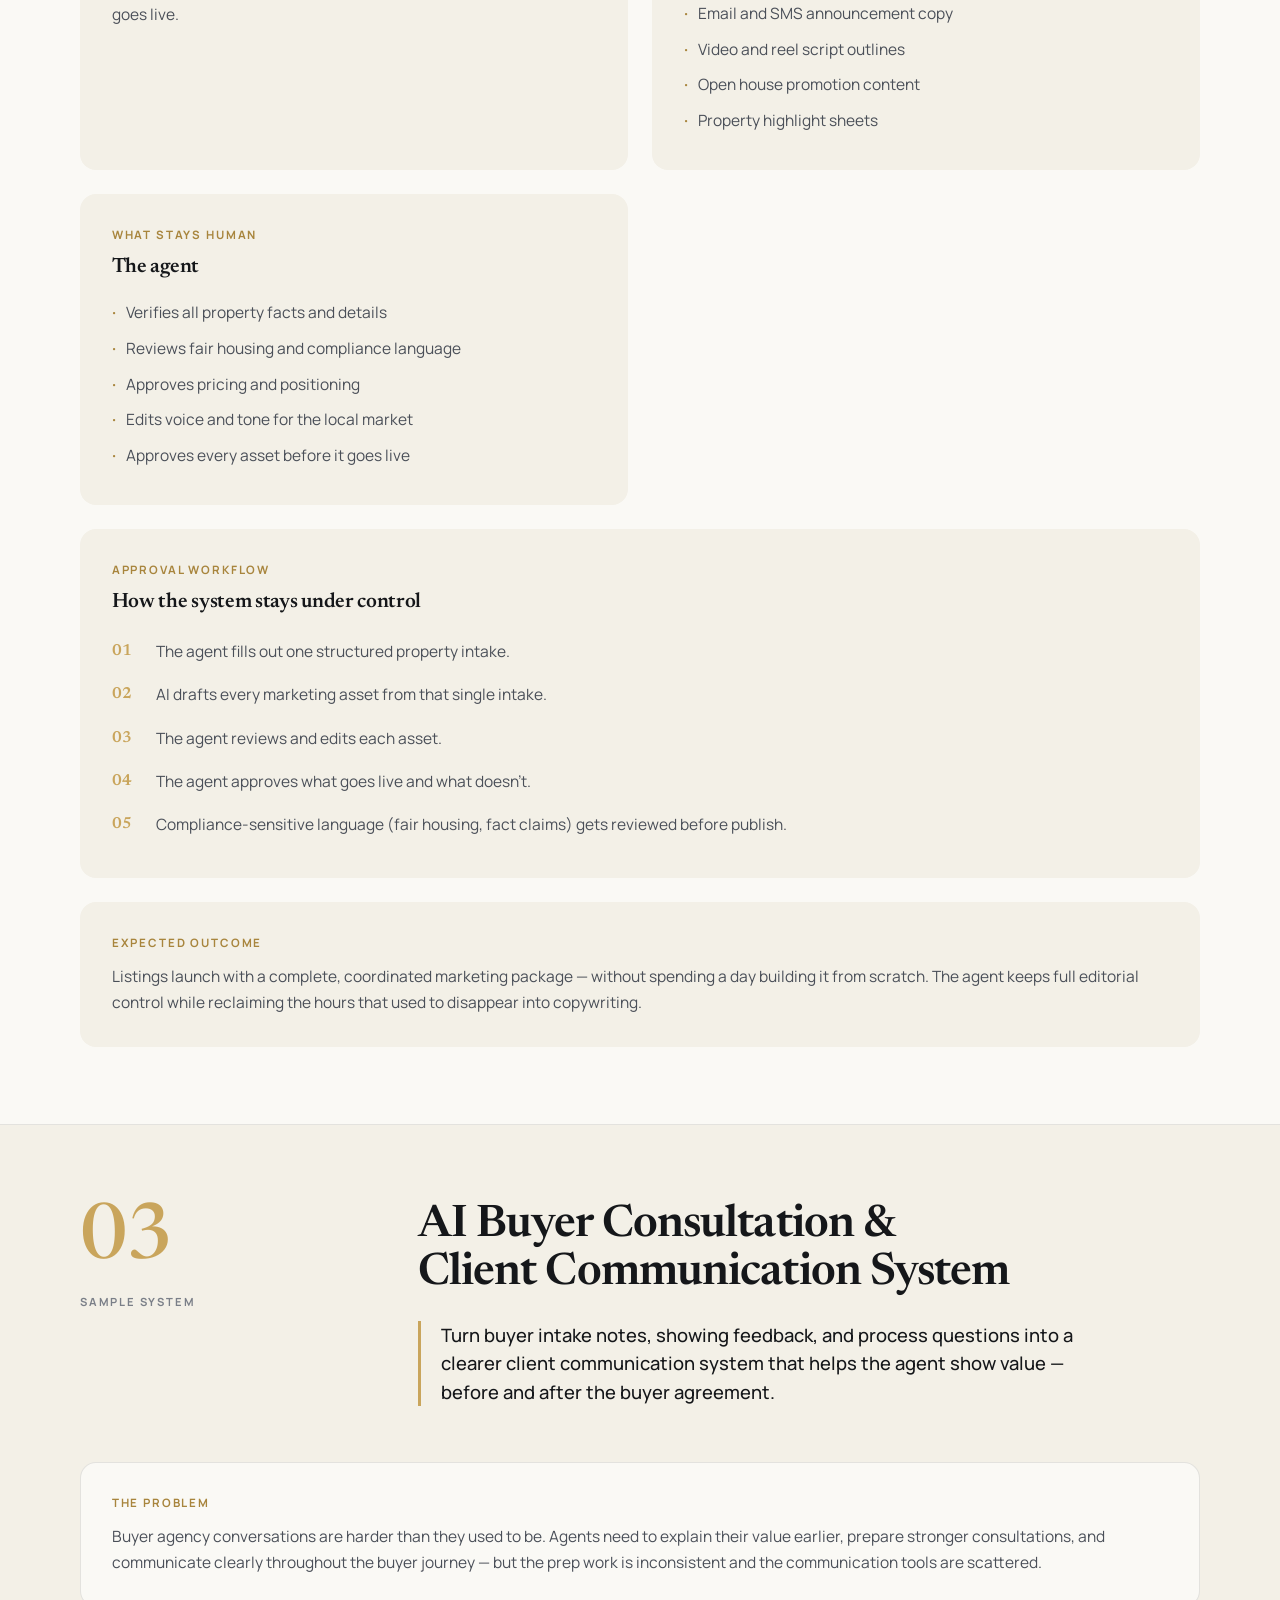
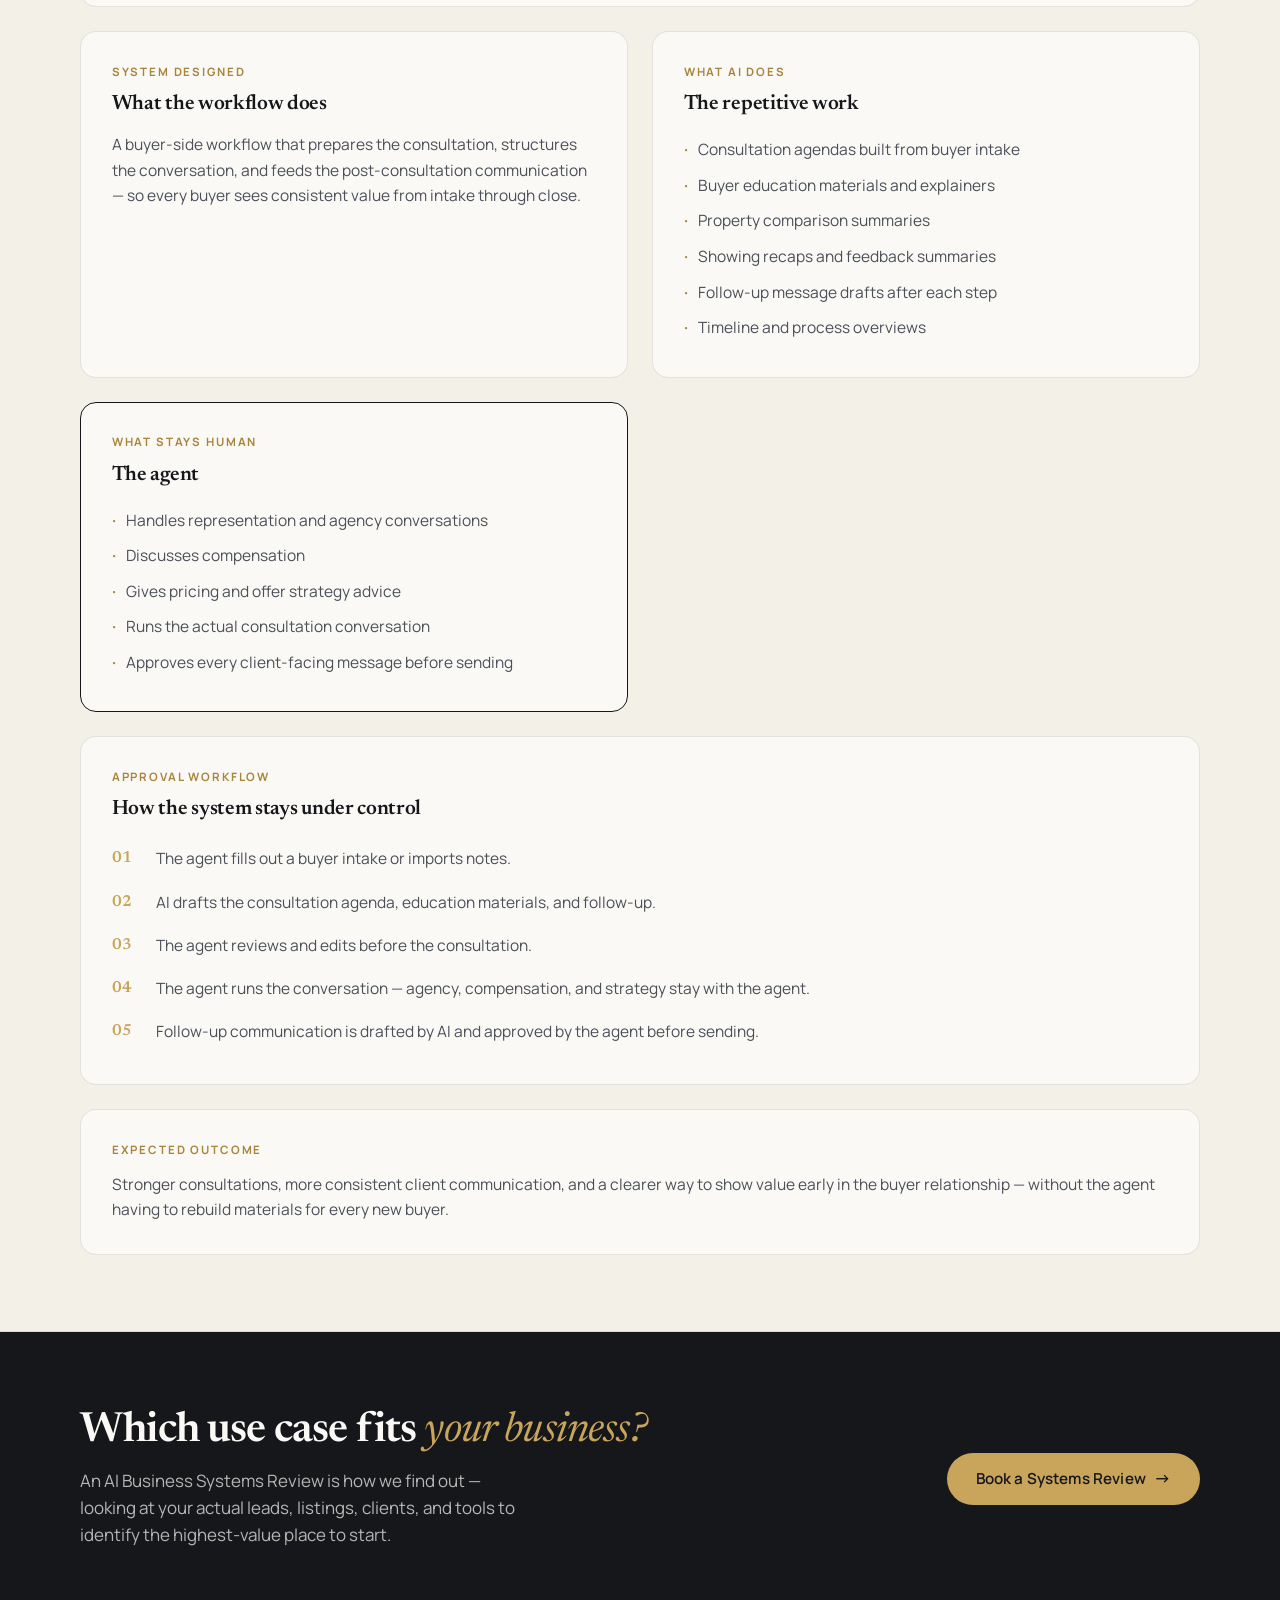
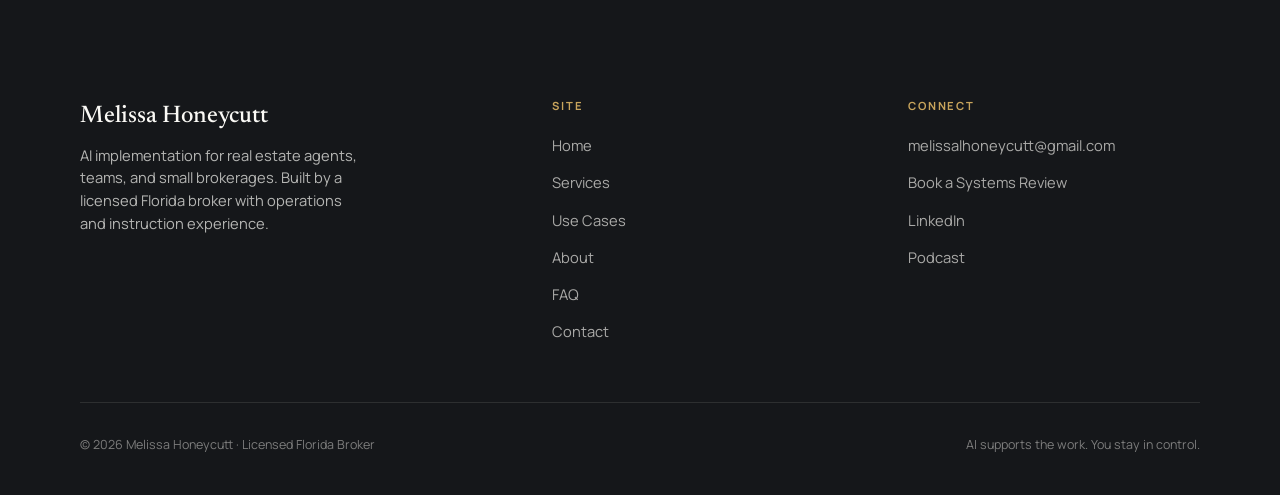
<file: use-cases.html>
<!DOCTYPE html>
<html lang="en">
<head>
<meta charset="UTF-8">
<meta name="viewport" content="width=device-width, initial-scale=1.0">
<title>Real Estate AI Use Cases — Sample Systems | Melissa Honeycutt</title>
<meta name="description" content="Sample AI systems for real estate businesses: lead follow-up, listing marketing, buyer consultation and client communication. Built around real business problems with human review.">
<link rel="canonical" href="https://melissahoneycutt.com/use-cases.html">

<meta property="og:type" content="website">
<meta property="og:site_name" content="Melissa Honeycutt">
<meta property="og:title" content="Real Estate AI Use Cases - Sample Systems | Melissa Honeycutt">
<meta property="og:description" content="Sample AI systems for real estate businesses: lead follow-up, listing marketing, buyer consultation, client communication, and human review workflows.">
<meta property="og:url" content="https://melissahoneycutt.com/use-cases.html">
<meta property="og:image" content="https://melissahoneycutt.com/assets/images/melissa-honeycutt.png">
<meta property="og:image:alt" content="Portrait of Melissa Honeycutt, licensed Florida broker and AI implementation strategist">
<meta name="twitter:card" content="summary_large_image">
<meta name="twitter:title" content="Real Estate AI Use Cases - Sample Systems | Melissa Honeycutt">
<meta name="twitter:description" content="Sample AI systems for real estate businesses: lead follow-up, listing marketing, buyer consultation, client communication, and human review workflows.">
<meta name="twitter:image" content="https://melissahoneycutt.com/assets/images/melissa-honeycutt.png">

<link rel="preconnect" href="https://fonts.googleapis.com">
<link rel="preconnect" href="https://fonts.gstatic.com" crossorigin>
<link href="https://fonts.googleapis.com/css2?family=Newsreader:ital,opsz,wght@0,6..72,400;0,6..72,500;0,6..72,600;0,6..72,700;1,6..72,400;1,6..72,500&family=Manrope:wght@400;500;600;700&display=swap" rel="stylesheet">
<link rel="stylesheet" href="styles.css">

<style>
  .page-hero {
    padding-top: clamp(3rem, 6vw, 5rem);
    padding-bottom: clamp(3rem, 6vw, 4.5rem);
    border-bottom: 1px solid var(--border);
  }
  .page-hero h1 {
    font-size: clamp(2.4rem, 5vw, 3.8rem);
    line-height: 1.04;
    max-width: 14ch;
    margin-bottom: 24px;
  }
  .page-hero h1 em { color: var(--gold-deep); font-style: normal; }
  .page-hero .lede { max-width: 56ch; font-size: clamp(1.1rem, 1.5vw, 1.25rem); color: var(--ink); }
  .page-hero .frame {
    margin-top: 28px;
    background: var(--cream-warm);
    border-radius: 16px;
    padding: 20px 26px;
    font-size: 0.97rem;
    color: var(--ink);
    line-height: 1.65;
    max-width: 720px;
  }
  .page-hero .frame strong { font-weight: 600; }

  /* Anchor scroll padding so headings clear sticky nav */
  .uc-section { scroll-margin-top: 84px; }

  /* Use case sections — alternating */
  .uc-section {
    padding-top: clamp(3rem, 6vw, 5rem);
    padding-bottom: clamp(3rem, 6vw, 5rem);
    border-bottom: 1px solid var(--border);
  }
  .uc-section.warm { background: var(--cream-warm); }
  .uc-section.cream { background: var(--cream); }

  .uc-head {
    display: grid;
    grid-template-columns: 0.7fr 2fr;
    gap: clamp(2rem, 5vw, 4rem);
    margin-bottom: clamp(2rem, 4vw, 3rem);
    align-items: start;
  }
  .uc-num-block {
    font-family: 'Newsreader', serif;
    font-size: clamp(3rem, 6vw, 5rem);
    color: var(--gold);
    line-height: 1;
    font-weight: 500;
    letter-spacing: -0.02em;
  }
  .uc-tag {
    display: block;
    font-family: 'Manrope', sans-serif;
    font-size: 0.7rem;
    font-weight: 700;
    letter-spacing: 0.16em;
    text-transform: uppercase;
    color: var(--ink-mute);
    margin-top: 14px;
  }
  .uc-title {
    font-family: 'Newsreader', serif;
    font-size: clamp(2rem, 3.6vw, 2.8rem);
    font-weight: 600;
    line-height: 1.08;
    letter-spacing: -0.02em;
    margin-bottom: 22px;
    color: var(--ink);
  }
  .uc-promise {
    font-size: 1.15rem;
    color: var(--ink);
    line-height: 1.55;
    font-weight: 500;
    max-width: 58ch;
    border-left: 3px solid var(--gold);
    padding-left: 20px;
    margin-bottom: 8px;
  }
  @media (max-width: 820px) {
    .uc-head { grid-template-columns: 1fr; gap: 1.25rem; }
  }

  /* Detail grid */
  .uc-detail {
    display: grid;
    grid-template-columns: 1fr 1fr;
    gap: 24px;
  }
  .uc-block {
    background: var(--cream);
    border: 1px solid var(--border);
    border-radius: 16px;
    padding: clamp(1.5rem, 2.4vw, 2rem);
  }
  .uc-section.warm .uc-block { background: var(--cream); }
  .uc-section.cream .uc-block { background: var(--cream-warm); border-color: transparent; }
  .uc-block-eyebrow {
    font-size: 0.72rem;
    font-weight: 700;
    letter-spacing: 0.16em;
    text-transform: uppercase;
    color: var(--gold-deep);
    margin-bottom: 12px;
  }
  .uc-block h3 {
    font-family: 'Newsreader', serif;
    font-size: 1.3rem;
    font-weight: 600;
    line-height: 1.2;
    margin-bottom: 14px;
    color: var(--ink);
    letter-spacing: -0.015em;
  }
  .uc-block p, .uc-block li {
    font-size: 0.97rem;
    color: var(--ink-soft);
    line-height: 1.65;
  }
  .uc-block ul { margin-top: 6px; }
  .uc-block ul li {
    padding: 5px 0;
    display: flex;
    gap: 10px;
  }
  .uc-block ul li::before {
    content: '·';
    color: var(--gold-deep);
    font-weight: 700;
    flex-shrink: 0;
  }
  .uc-block.full { grid-column: 1 / -1; }
  .uc-block.dark {
    background: var(--cream);
    border-color: var(--ink);
    color: var(--ink);
  }
  .uc-block.dark .uc-block-eyebrow { color: var(--gold-deep); }
  .uc-block.dark h3 { color: var(--ink); }
  .uc-block.dark p, .uc-block.dark li { color: var(--ink-soft); }
  .uc-block.dark ul li::before { color: var(--gold-deep); }

  /* Numbered approval steps */
  .uc-steps {
    list-style: none;
    counter-reset: ucstep;
    margin-top: 8px;
  }
  .uc-steps li {
    counter-increment: ucstep;
    padding: 10px 0;
    display: flex;
    gap: 16px;
    align-items: flex-start;
    font-size: 0.97rem;
    line-height: 1.5;
  }
  .uc-steps li::before {
    content: counter(ucstep, decimal-leading-zero);
    font-family: 'Newsreader', serif;
    font-size: 1rem;
    font-weight: 600;
    color: var(--gold);
    flex-shrink: 0;
    line-height: 1.4;
    width: 28px;
  }

  @media (max-width: 720px) {
    .uc-detail { grid-template-columns: 1fr; }
  }

  /* CTA */
  .cta-strip { background: var(--ink); color: var(--cream); padding: clamp(3rem, 6vw, 5rem) 0; }
  .cta-strip-inner {
    display: grid;
    grid-template-columns: 1.4fr auto;
    gap: 2rem;
    align-items: center;
  }
  .cta-strip h2 { color: var(--cream); font-size: clamp(1.8rem, 3.4vw, 2.6rem); max-width: 22ch; }
  .cta-strip h2 em { color: var(--gold); }
  .cta-strip p { color: rgba(250,249,245,0.7); max-width: 44ch; margin-top: 12px; }
  @media (max-width: 720px) { .cta-strip-inner { grid-template-columns: 1fr; } }
</style>
</head>
<body>

<a href="#main" class="skip-link">Skip to content</a>

<header class="nav" id="nav">
  <div class="nav-inner">
    <a href="/" class="nav-brand">Melissa Honeycutt</a>
    <nav aria-label="Primary">
      <ul class="nav-links">
        <li><a href="/">Home</a></li>
        <li><a href="services.html">Services</a></li>
        <li><a href="use-cases.html" aria-current="page">Use Cases</a></li>
        <li><a href="about.html">About</a></li>
        <li><a href="faq.html">FAQ</a></li>
        <li><a href="contact.html" class="nav-cta">Book a Review</a></li>
      </ul>
    </nav>
    <button class="nav-toggle" aria-label="Menu" aria-expanded="false" onclick="document.getElementById('nav').classList.toggle('open'); this.setAttribute('aria-expanded', document.getElementById('nav').classList.contains('open'))">Menu</button>
  </div>
</header>

<main id="main">

<!-- PAGE HERO ───────────────────────────────────────────────────── -->
<section class="page-hero">
  <div class="wrap">
    <div class="eyebrow" style="margin-bottom: 22px;">Real estate AI use cases</div>
    <h1>Sample systems for <em>real estate businesses.</em></h1>
    <p class="lede">These examples show the types of AI-supported systems I design for real estate agents, teams, and small brokerages. Each system is built around a real business problem — with human review points and professional judgment kept in place.</p>
    <div class="frame">
      <strong>About these examples:</strong> these are sample systems based on common real estate business problems, not client results. They show how a system would be designed and where human review fits — so you can picture what working together actually looks like.
    </div>
  </div>
</section>

<!-- USE CASE 1: LEAD FOLLOW-UP ──────────────────────────────────── -->
<section class="uc-section warm" id="lead-follow-up">
  <div class="wrap">
    <div class="uc-head">
      <div>
        <div class="uc-num-block">01</div>
        <span class="uc-tag">Sample system</span>
      </div>
      <div>
        <h2 class="uc-title">AI Lead Follow-Up System for Real Estate Agents</h2>
        <p class="uc-promise">Turn scattered leads into a daily follow-up system that tells the agent who needs attention, why they matter, and what to say next.</p>
      </div>
    </div>

    <div class="uc-detail">
      <div class="uc-block full">
        <div class="uc-block-eyebrow">The problem</div>
        <p>An agent gets leads from open houses, referrals, website forms, and social media. Follow-up depends on memory, inbox searches, and scattered CRM notes. Warm leads get treated the same as cold leads. There's no reliable way to know who needs attention first — and warm leads quietly go cold.</p>
      </div>

      <div class="uc-block">
        <div class="uc-block-eyebrow">System designed</div>
        <h3>What the workflow does</h3>
        <p>A lead follow-up workflow that categorizes leads by type, source, timeline, and next step. It creates a daily lead priority list, drafts follow-up messages, summarizes key notes, and reminds the agent when a human call is needed.</p>
      </div>

      <div class="uc-block">
        <div class="uc-block-eyebrow">What AI does</div>
        <h3>The repetitive work</h3>
        <ul>
          <li>Summarize lead notes</li>
          <li>Draft personalized text and email follow-up</li>
          <li>Categorize lead type and timeline</li>
          <li>Identify the next best action</li>
          <li>Create a daily priority brief</li>
          <li>Turn open house notes into CRM-ready summaries</li>
        </ul>
      </div>

      <div class="uc-block dark">
        <div class="uc-block-eyebrow">What stays human</div>
        <h3>The agent</h3>
        <ul>
          <li>Reviews all client-facing messages</li>
          <li>Makes the call</li>
          <li>Confirms motivation and timing</li>
          <li>Handles agency, compensation, pricing, and representation</li>
          <li>Decides whether the lead is worth continued follow-up</li>
        </ul>
      </div>

      <div class="uc-block full">
        <div class="uc-block-eyebrow">Approval workflow</div>
        <h3>How the system stays under control</h3>
        <ol class="uc-steps">
          <li>AI drafts the follow-up message or summary.</li>
          <li>The agent reviews and edits before anything goes to a client.</li>
          <li>The agent approves and sends from their own inbox or text app.</li>
          <li>The system logs the follow-up task or note.</li>
          <li>Anything involving agency, pricing, negotiation, or legal interpretation stays with the agent.</li>
        </ol>
      </div>

      <div class="uc-block full">
        <div class="uc-block-eyebrow">Expected outcome</div>
        <p>A clearer daily follow-up process, faster response time, and a more organized view of which leads need attention. The system reduces blank-screen writing, makes follow-up more consistent, and keeps the agent in control of client-facing communication.</p>
      </div>
    </div>
  </div>
</section>

<!-- USE CASE 2: LISTING MARKETING ───────────────────────────────── -->
<section class="uc-section cream" id="listing-marketing">
  <div class="wrap">
    <div class="uc-head">
      <div>
        <div class="uc-num-block">02</div>
        <span class="uc-tag">Sample system</span>
      </div>
      <div>
        <h2 class="uc-title">AI Listing Marketing System for Real Estate Agents</h2>
        <p class="uc-promise">Turn one property intake into a complete listing marketing package — MLS, email, social media, video, and open house promotion.</p>
      </div>
    </div>

    <div class="uc-detail">
      <div class="uc-block full">
        <div class="uc-block-eyebrow">The problem</div>
        <p>Agents need listing descriptions, social posts, email copy, video scripts, open house promotion, and property highlights — but creating all of it manually takes too long. The listing goes live before the marketing catches up, and the launch window underperforms.</p>
      </div>

      <div class="uc-block">
        <div class="uc-block-eyebrow">System designed</div>
        <h3>What the workflow does</h3>
        <p>A property intake form feeds one structured workflow that produces every listing marketing asset in coordinated voice and format — ready for the agent to review, edit, and approve before it goes live.</p>
      </div>

      <div class="uc-block">
        <div class="uc-block-eyebrow">What AI does</div>
        <h3>The repetitive work</h3>
        <ul>
          <li>MLS-ready property descriptions</li>
          <li>Social captions and post drafts</li>
          <li>Email and SMS announcement copy</li>
          <li>Video and reel script outlines</li>
          <li>Open house promotion content</li>
          <li>Property highlight sheets</li>
        </ul>
      </div>

      <div class="uc-block dark">
        <div class="uc-block-eyebrow">What stays human</div>
        <h3>The agent</h3>
        <ul>
          <li>Verifies all property facts and details</li>
          <li>Reviews fair housing and compliance language</li>
          <li>Approves pricing and positioning</li>
          <li>Edits voice and tone for the local market</li>
          <li>Approves every asset before it goes live</li>
        </ul>
      </div>

      <div class="uc-block full">
        <div class="uc-block-eyebrow">Approval workflow</div>
        <h3>How the system stays under control</h3>
        <ol class="uc-steps">
          <li>The agent fills out one structured property intake.</li>
          <li>AI drafts every marketing asset from that single intake.</li>
          <li>The agent reviews and edits each asset.</li>
          <li>The agent approves what goes live and what doesn't.</li>
          <li>Compliance-sensitive language (fair housing, fact claims) gets reviewed before publish.</li>
        </ol>
      </div>

      <div class="uc-block full">
        <div class="uc-block-eyebrow">Expected outcome</div>
        <p>Listings launch with a complete, coordinated marketing package — without spending a day building it from scratch. The agent keeps full editorial control while reclaiming the hours that used to disappear into copywriting.</p>
      </div>
    </div>
  </div>
</section>

<!-- USE CASE 3: BUYER CONSULTATION ──────────────────────────────── -->
<section class="uc-section warm" id="buyer-consultation">
  <div class="wrap">
    <div class="uc-head">
      <div>
        <div class="uc-num-block">03</div>
        <span class="uc-tag">Sample system</span>
      </div>
      <div>
        <h2 class="uc-title">AI Buyer Consultation &amp; Client Communication System</h2>
        <p class="uc-promise">Turn buyer intake notes, showing feedback, and process questions into a clearer client communication system that helps the agent show value — before and after the buyer agreement.</p>
      </div>
    </div>

    <div class="uc-detail">
      <div class="uc-block full">
        <div class="uc-block-eyebrow">The problem</div>
        <p>Buyer agency conversations are harder than they used to be. Agents need to explain their value earlier, prepare stronger consultations, and communicate clearly throughout the buyer journey — but the prep work is inconsistent and the communication tools are scattered.</p>
      </div>

      <div class="uc-block">
        <div class="uc-block-eyebrow">System designed</div>
        <h3>What the workflow does</h3>
        <p>A buyer-side workflow that prepares the consultation, structures the conversation, and feeds the post-consultation communication — so every buyer sees consistent value from intake through close.</p>
      </div>

      <div class="uc-block">
        <div class="uc-block-eyebrow">What AI does</div>
        <h3>The repetitive work</h3>
        <ul>
          <li>Consultation agendas built from buyer intake</li>
          <li>Buyer education materials and explainers</li>
          <li>Property comparison summaries</li>
          <li>Showing recaps and feedback summaries</li>
          <li>Follow-up message drafts after each step</li>
          <li>Timeline and process overviews</li>
        </ul>
      </div>

      <div class="uc-block dark">
        <div class="uc-block-eyebrow">What stays human</div>
        <h3>The agent</h3>
        <ul>
          <li>Handles representation and agency conversations</li>
          <li>Discusses compensation</li>
          <li>Gives pricing and offer strategy advice</li>
          <li>Runs the actual consultation conversation</li>
          <li>Approves every client-facing message before sending</li>
        </ul>
      </div>

      <div class="uc-block full">
        <div class="uc-block-eyebrow">Approval workflow</div>
        <h3>How the system stays under control</h3>
        <ol class="uc-steps">
          <li>The agent fills out a buyer intake or imports notes.</li>
          <li>AI drafts the consultation agenda, education materials, and follow-up.</li>
          <li>The agent reviews and edits before the consultation.</li>
          <li>The agent runs the conversation — agency, compensation, and strategy stay with the agent.</li>
          <li>Follow-up communication is drafted by AI and approved by the agent before sending.</li>
        </ol>
      </div>

      <div class="uc-block full">
        <div class="uc-block-eyebrow">Expected outcome</div>
        <p>Stronger consultations, more consistent client communication, and a clearer way to show value early in the buyer relationship — without the agent having to rebuild materials for every new buyer.</p>
      </div>
    </div>
  </div>
</section>

<!-- CTA ─────────────────────────────────────────────────────────── -->
<section class="cta-strip">
  <div class="wrap cta-strip-inner">
    <div>
      <h2>Which use case fits <em>your business?</em></h2>
      <p>An AI Business Systems Review is how we find out — looking at your actual leads, listings, clients, and tools to identify the highest-value place to start.</p>
    </div>
    <a href="contact.html" class="btn btn-gold">Book a Systems Review <span class="arrow">→</span></a>
  </div>
</section>

</main>

<footer>
  <div class="wrap">
    <div class="footer-grid">
      <div class="footer-brand">
        <div class="footer-name">Melissa Honeycutt</div>
        <p class="footer-tag">AI implementation for real estate agents, teams, and small brokerages. Built by a licensed Florida broker with operations and instruction experience.</p>
      </div>
      <div class="footer-col">
        <h4>Site</h4>
        <ul>
          <li><a href="/">Home</a></li>
          <li><a href="services.html">Services</a></li>
          <li><a href="use-cases.html">Use Cases</a></li>
          <li><a href="about.html">About</a></li>
          <li><a href="faq.html">FAQ</a></li>
          <li><a href="contact.html">Contact</a></li>
        </ul>
      </div>
      <div class="footer-col">
        <h4>Connect</h4>
        <ul>
          <li><a href="mailto:melissalhoneycutt@gmail.com">melissalhoneycutt@gmail.com</a></li>
          <li><a href="contact.html">Book a Systems Review</a></li>
          <li><a href="https://www.linkedin.com/in/melissahoneycutt/" target="_blank" rel="noopener">LinkedIn</a></li>
          <li><a href="https://www.youtube.com/@HotFlashHomePod" target="_blank" rel="noopener">Podcast</a></li>
        </ul>
      </div>
    </div>
    <div class="footer-base">
      <div>© 2026 Melissa Honeycutt · Licensed Florida Broker</div>
      <div>AI supports the work. You stay in control.</div>
    </div>
  </div>
</footer>

</body>
</html>
</file>
<file: styles.css>
/* ═══════════════════════════════════════════════════════════════
   Melissa Honeycutt — 2026 Redesign · Shared Stylesheet
   Tactile minimalism. Bold editorial type. Hairline borders.
   ═══════════════════════════════════════════════════════════════ */

:root {
  /* Palette — 2 accent colors + ink/cream */
  --cream:       #FAF9F5;
  --cream-warm:  #F3F0E7;
  --ink:         #15171A;
  --ink-soft:    #4A4F58;
  --ink-mute:    #7A7F88;
  --gold:        #C9A55C;
  --gold-soft:   #F2EBD8;
  --gold-deep:   #A8853D;
  --border:      rgba(21, 23, 26, 0.10);
  --border-soft: rgba(21, 23, 26, 0.06);

  /* Type scale (brief: H1 48–64, H2 32–40, H3 24–28, Body 16–18) */
  --fs-h1: clamp(2.4rem, 5.2vw, 4rem);   /* 38px → 64px */
  --fs-h2: clamp(2rem, 3.6vw, 2.6rem);   /* 32px → 42px */
  --fs-h3: clamp(1.35rem, 1.8vw, 1.65rem);
  --fs-body: 1.0625rem;                  /* 17px */
  --fs-sm: 0.875rem;
  --fs-xs: 0.75rem;

  /* Spacing */
  --gut: clamp(1.25rem, 4vw, 2.5rem);
  --section-y: clamp(4rem, 9vw, 7.5rem);
  --max-w: 1200px;
}

/* ── Reset ─────────────────────────────────────────────────────── */
*, *::before, *::after { box-sizing: border-box; }
* { margin: 0; padding: 0; }
html { scroll-behavior: smooth; }
body {
  background: var(--cream);
  color: var(--ink);
  font-family: 'Manrope', system-ui, sans-serif;
  font-size: var(--fs-body);
  font-weight: 400;
  line-height: 1.6;
  -webkit-font-smoothing: antialiased;
  text-rendering: optimizeLegibility;
}
img { max-width: 100%; height: auto; display: block; }
a { color: inherit; text-decoration: none; }
button { font: inherit; cursor: pointer; }
ul { list-style: none; }

/* ── Typography ────────────────────────────────────────────────── */
.display, h1, h2, h3 {
  font-family: 'Newsreader', Georgia, serif;
  font-weight: 600;
  line-height: 1.1;
  letter-spacing: -0.02em;
  color: var(--ink);
  text-wrap: balance;
}
h1 { font-size: var(--fs-h1); font-weight: 600; }
h2 { font-size: var(--fs-h2); }
h3 { font-size: var(--fs-h3); }
em { font-style: italic; font-weight: 400; }

p { text-wrap: pretty; }
.lede {
  font-size: clamp(1.125rem, 1.6vw, 1.3rem);
  color: var(--ink-soft);
  line-height: 1.55;
  max-width: 38ch;
}
strong { font-weight: 600; color: var(--ink); }

.eyebrow {
  font-family: 'Manrope', sans-serif;
  font-size: 0.72rem;
  font-weight: 600;
  letter-spacing: 0.18em;
  text-transform: uppercase;
  color: var(--gold-deep);
  display: inline-flex;
  align-items: center;
  gap: 12px;
}
.eyebrow::before {
  content: '';
  display: inline-block;
  width: 28px;
  height: 1.5px;
  background: var(--gold);
}

/* ── Layout ────────────────────────────────────────────────────── */
.wrap {
  max-width: var(--max-w);
  margin: 0 auto;
  padding-inline: var(--gut);
}
section {
  padding-block: var(--section-y);
  position: relative;
}
.rule {
  border-top: 1px solid var(--border);
}

/* ── Navigation ────────────────────────────────────────────────── */
.nav {
  position: sticky;
  top: 0;
  z-index: 50;
  background: rgba(250, 249, 245, 0.92);
  backdrop-filter: saturate(140%) blur(12px);
  -webkit-backdrop-filter: saturate(140%) blur(12px);
  border-bottom: 1px solid var(--border-soft);
}
.nav-inner {
  max-width: var(--max-w);
  margin: 0 auto;
  padding: 18px var(--gut);
  display: flex;
  align-items: center;
  justify-content: space-between;
  gap: 24px;
}
.nav-brand {
  font-family: 'Newsreader', serif;
  font-size: 1.05rem;
  font-weight: 500;
  letter-spacing: -0.01em;
  color: var(--ink);
}
.nav-links {
  display: flex;
  align-items: center;
  gap: 4px;
}
.nav-links a {
  font-size: 0.875rem;
  font-weight: 500;
  color: var(--ink-soft);
  padding: 10px 14px;
  border-radius: 999px;
  white-space: nowrap;
  transition: color 0.15s, background 0.15s;
}
.nav-links a:hover,
.nav-links a[aria-current="page"] {
  color: var(--ink);
}
.nav-links a[aria-current="page"] {
  background: var(--cream-warm);
}
.nav-cta {
  background: var(--ink) !important;
  color: var(--cream) !important;
  padding: 12px 20px !important;
  border-radius: 999px !important;
}
.nav-cta:hover { background: #000 !important; }

/* Mobile nav */
.nav-toggle {
  display: none;
  background: none;
  border: 1px solid var(--border);
  border-radius: 999px;
  padding: 10px 14px;
  font-size: 0.85rem;
  font-weight: 600;
  color: var(--ink);
}

@media (max-width: 820px) {
  .nav-links { display: none; }
  .nav-toggle { display: inline-block; }
  .nav.open .nav-links {
    display: flex;
    position: absolute;
    top: 100%;
    left: 0;
    right: 0;
    flex-direction: column;
    background: var(--cream);
    border-bottom: 1px solid var(--border);
    padding: 12px var(--gut) 20px;
    gap: 2px;
  }
  .nav.open .nav-links a {
    padding: 14px 16px;
    border-radius: 12px;
    font-size: 1rem;
  }
}

/* ── Buttons ───────────────────────────────────────────────────── */
.btn {
  display: inline-flex;
  align-items: center;
  justify-content: center;
  gap: 8px;
  min-height: 52px;
  padding: 0 28px;
  font-family: 'Manrope', sans-serif;
  font-size: 0.95rem;
  font-weight: 600;
  letter-spacing: 0.01em;
  border-radius: 999px;
  border: 1.5px solid transparent;
  transition: transform 0.15s, background 0.15s, border-color 0.15s, color 0.15s;
  white-space: nowrap;
}
.btn:active { transform: translateY(1px); }
.btn-primary {
  background: var(--ink);
  color: var(--cream);
}
.btn-primary:hover { background: #000; }
.btn-secondary {
  background: transparent;
  color: var(--ink);
  border-color: var(--ink);
}
.btn-secondary:hover { background: var(--ink); color: var(--cream); }
.btn-gold {
  background: var(--gold);
  color: var(--ink);
}
.btn-gold:hover { background: var(--gold-deep); color: var(--cream); }
.btn .arrow { font-size: 1.1em; transition: transform 0.15s; }
.btn:hover .arrow { transform: translateX(3px); }

.link-inline {
  color: var(--ink);
  font-weight: 600;
  border-bottom: 1.5px solid var(--gold);
  padding-bottom: 2px;
  transition: border-color 0.15s, color 0.15s;
}
.link-inline:hover { border-color: var(--ink); }

/* ── Focus styles (a11y) ──────────────────────────────────────── */
a:focus-visible, button:focus-visible, .btn:focus-visible {
  outline: 2px solid var(--gold-deep);
  outline-offset: 3px;
}

/* ── Footer ────────────────────────────────────────────────────── */
footer {
  background: var(--ink);
  color: rgba(250, 249, 245, 0.7);
  padding: clamp(3rem, 6vw, 4.5rem) 0 2.5rem;
}
.footer-grid {
  display: grid;
  grid-template-columns: 1.4fr 1fr 1fr;
  gap: clamp(2rem, 5vw, 4rem);
  margin-bottom: 3rem;
}
.footer-brand .footer-name {
  font-family: 'Newsreader', serif;
  font-size: 1.5rem;
  color: var(--cream);
  margin-bottom: 8px;
  font-weight: 500;
}
.footer-tag {
  font-size: 0.92rem;
  max-width: 32ch;
  line-height: 1.55;
}
.footer-col h4 {
  font-family: 'Manrope', sans-serif;
  font-size: 0.7rem;
  font-weight: 700;
  letter-spacing: 0.16em;
  text-transform: uppercase;
  color: var(--gold);
  margin-bottom: 16px;
}
.footer-col ul li {
  margin-bottom: 10px;
}
.footer-col a {
  color: rgba(250, 249, 245, 0.65);
  font-size: 0.92rem;
  transition: color 0.15s;
}
.footer-col a:hover { color: var(--cream); }
.footer-base {
  padding-top: 2rem;
  border-top: 1px solid rgba(250, 249, 245, 0.1);
  display: flex;
  justify-content: space-between;
  gap: 16px;
  flex-wrap: wrap;
  font-size: 0.78rem;
  color: rgba(250, 249, 245, 0.45);
}
@media (max-width: 720px) {
  .footer-grid { grid-template-columns: 1fr 1fr; }
  .footer-brand { grid-column: 1 / -1; }
}

/* ── Reusable section bits ─────────────────────────────────────── */
.section-head {
  display: grid;
  grid-template-columns: 1fr 1fr;
  gap: clamp(2rem, 5vw, 4rem);
  align-items: end;
  margin-bottom: clamp(2.5rem, 5vw, 4rem);
}
.section-head .head-l > .eyebrow { margin-bottom: 18px; }
.section-head .head-l h2 { max-width: 14ch; }
.section-head .head-r p { font-size: 1.0625rem; color: var(--ink-soft); max-width: 44ch; line-height: 1.65; }
@media (max-width: 720px) {
  .section-head { grid-template-columns: 1fr; gap: 1.25rem; }
}

/* ── Tactile card pattern (border, no shadow) ─────────────────── */
.card {
  background: var(--cream);
  border: 1px solid var(--border);
  border-radius: 16px;
  padding: clamp(1.5rem, 2.5vw, 2.25rem);
  transition: border-color 0.15s, transform 0.15s;
}
.card:hover { border-color: var(--ink); }
.card-dark {
  background: var(--ink);
  color: var(--cream);
  border-color: var(--ink);
}
.card-dark h3, .card-dark .display { color: var(--cream); }
.card-warm {
  background: var(--cream-warm);
  border-color: transparent;
}

/* Reduced motion */
@media (prefers-reduced-motion: reduce) {
  *, *::before, *::after {
    animation-duration: 0.001ms !important;
    transition-duration: 0.001ms !important;
    scroll-behavior: auto !important;
  }
}

/* Skip link */
.skip-link {
  position: absolute;
  top: -100px;
  left: 16px;
  background: var(--ink);
  color: var(--cream);
  padding: 12px 18px;
  border-radius: 8px;
  font-weight: 600;
  z-index: 100;
}
.skip-link:focus { top: 16px; }
</file>
